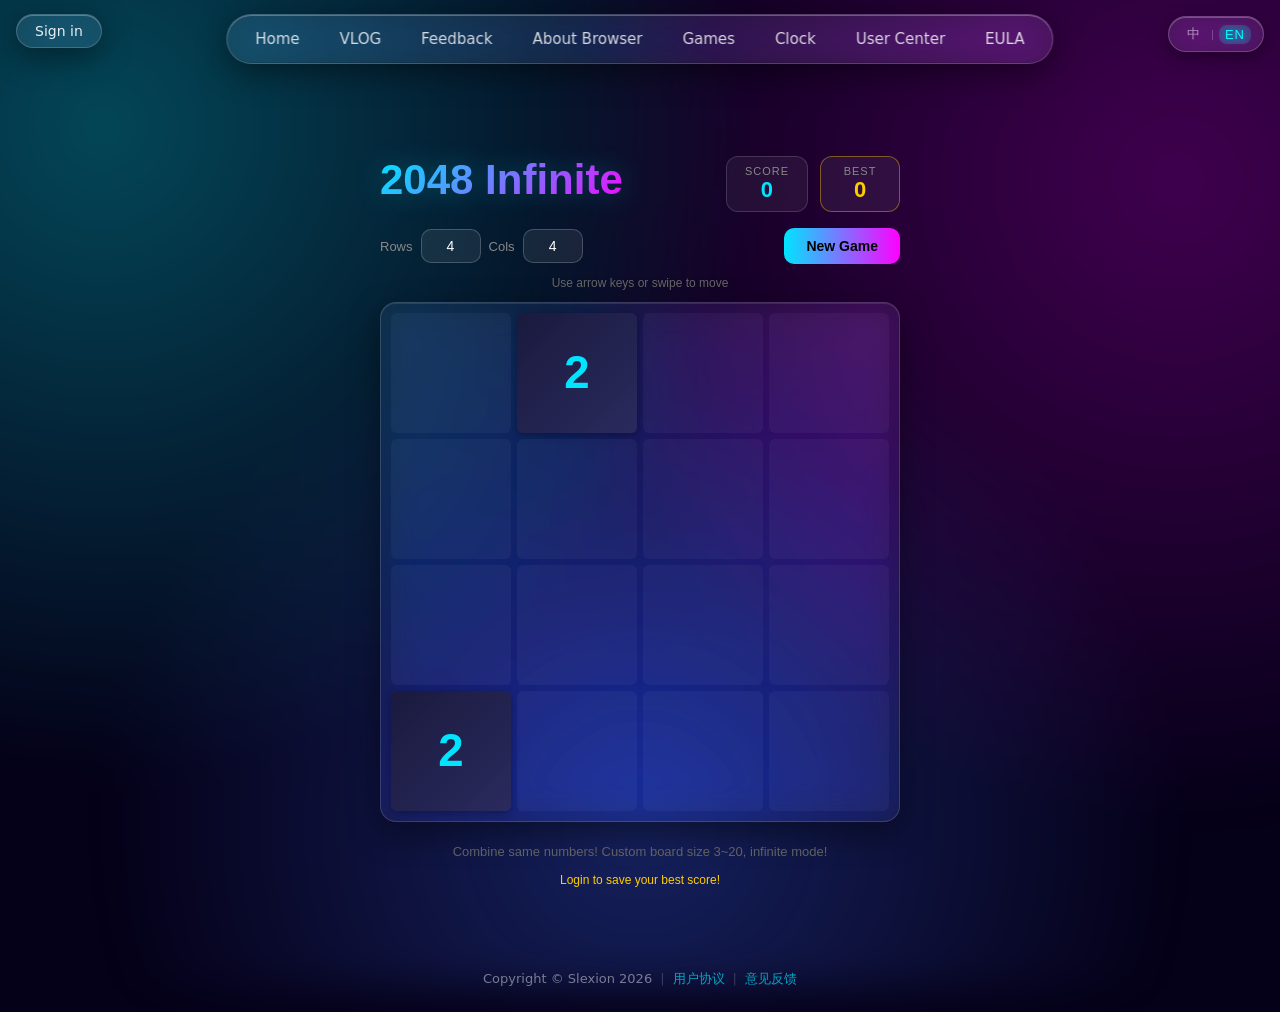
<file: littlegames/2048/index.html>
<!DOCTYPE html>
<html lang="zh-CN">
<head>
    <meta charset="UTF-8">
    <meta name="viewport" content="width=device-width, initial-scale=1.0, user-scalable=no">
    <title>2048 无限模式 | Slexion</title>
    <link rel="icon" href="/favicon.ico">
    <link rel="stylesheet" href="/littlegames/2048/style.css">
</head>
<body>
    <div class="blobs"></div>

    <div class="game-container">
        <div class="game-header">
            <h1 class="game-title" data-en="2048 Infinite">2048 <span class="infinite-tag" data-en="Infinite">无限模式</span></h1>
            <div class="scores">
                <div class="score-box">
                    <div class="score-label" data-en="Score">分数</div>
                    <div class="score-value" id="score">0</div>
                </div>
                <div class="score-box best">
                    <div class="score-label" data-en="Best">最高分</div>
                    <div class="score-value" id="best">0</div>
                </div>
            </div>
        </div>

        <div class="game-controls">
            <div class="control-group">
                <label class="control-label" data-en="Rows">行</label>
                <input type="number" class="size-input" id="rows-input" value="4" min="3" max="20" placeholder="3-20">
                <label class="control-label" data-en="Cols">列</label>
                <input type="number" class="size-input" id="cols-input" value="4" min="3" max="20" placeholder="3-20">
            </div>
            <button class="game-btn primary" id="new-game" data-en="New Game">新游戏</button>
        </div>

        <div class="game-tip" data-en="Use arrow keys or swipe to move">使用方向键或滑动屏幕移动方块</div>

        <div class="board-wrapper">
            <div class="board" id="board">
                <div class="grid-bg" id="grid-bg"></div>
                <div class="tiles" id="tiles"></div>
            </div>

            <div class="game-overlay" id="game-over" style="display:none;">
                <div class="overlay-content">
                    <h2 data-en="Game Over">游戏结束</h2>
                    <p data-en="Final Score">最终分数</p>
                    <div class="final-score" id="final-score">0</div>
                    <button class="game-btn primary" id="retry-btn" data-en="Try Again">再来一局</button>
                </div>
            </div>
        </div>

        <div class="game-info">
            <p data-en="Combine same numbers! Custom board size 3~20, infinite mode!">合并相同数字！自定义棋盘大小3~20，无限模式！</p>
            <p class="login-tip" id="login-tip" style="display:none;color:#ffcc00;" data-en="Login to save your best score!">登录后可保存最高分到服务器！</p>
        </div>
    </div>

    <script src="/navbar.js"></script>
    <script src="/i18n.js"></script>
    <script src="/account.js"></script>
    <script src="/littlegames/2048/game.js"></script>
</body>
</html>
</file>
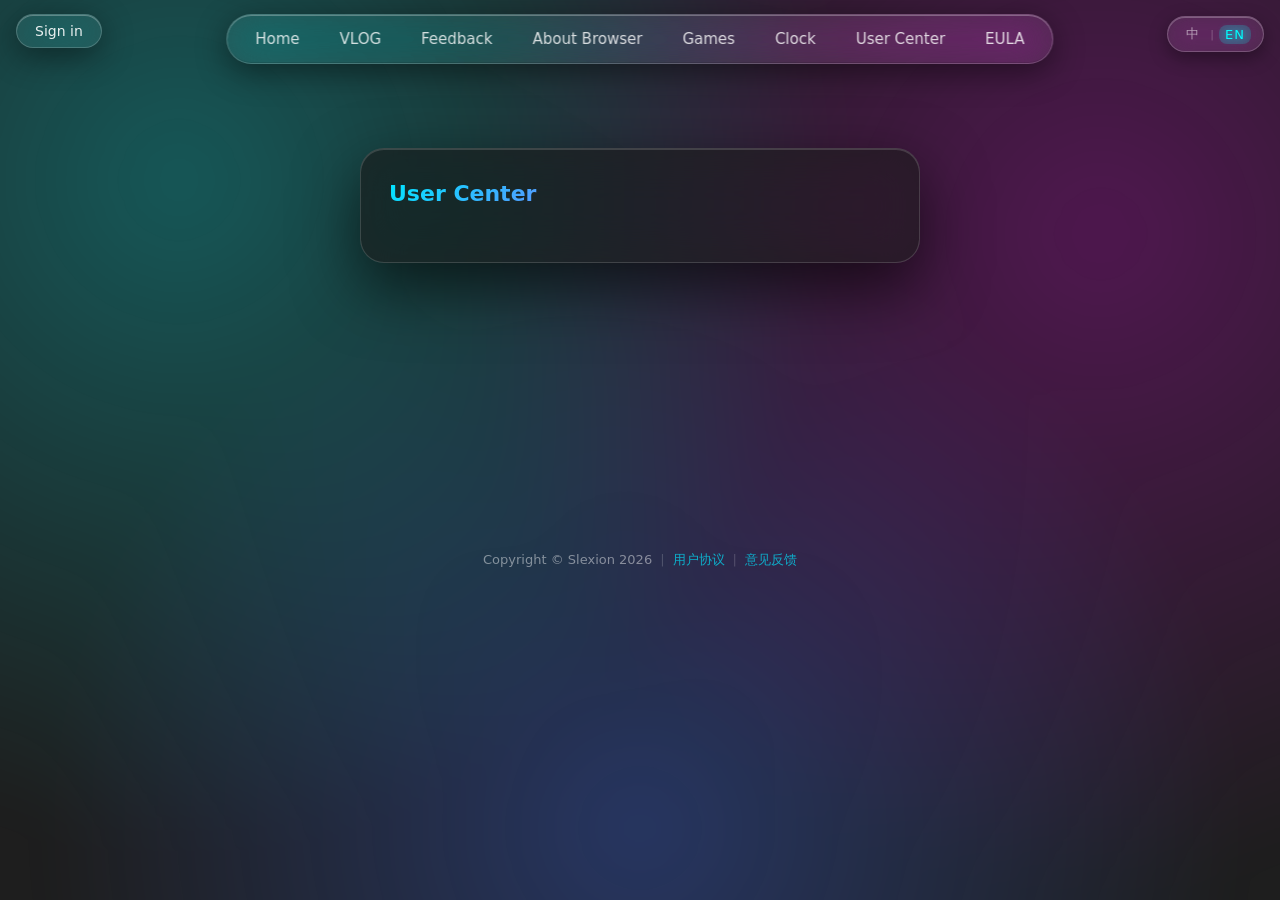
<file: account/center.html>
<!DOCTYPE html>
<html lang="zh-CN">
<head>
    <meta charset="UTF-8">
    <meta name="viewport" content="width=device-width, initial-scale=1.0">
    <title data-en="User Center | Slexion">用户中心 | Slexion</title>
    <style>
        * { box-sizing: border-box; }
        body {
            background: #1e1e1e;
            color: #d4d4d4;
            margin: 0;
            min-height: 100vh;
            font-family: 'Segoe UI', system-ui, -apple-system, Roboto, sans-serif;
            display: flex;
            justify-content: center;
            align-items: flex-start;
            padding: 24px 16px 60px;
            position: relative;
        }
        .blobs {
            position: fixed;
            inset: -10%;
            z-index: 0;
            pointer-events: none;
            background:
                radial-gradient(circle at 20% 25%, rgba(0,255,255,0.26), transparent 45%),
                radial-gradient(circle at 80% 30%, rgba(255,0,255,0.22), transparent 45%),
                radial-gradient(circle at 50% 85%, rgba(60,110,255,0.30), transparent 50%);
            filter: blur(24px);
            animation: blobFloat 16s ease-in-out infinite alternate;
        }
        @keyframes blobFloat {
            0% { transform: translate(0,0) scale(1); }
            100% { transform: translate(30px,-20px) scale(1.08); }
        }

        .center-wrap {
            position: relative;
            z-index: 1;
            width: 100%;
            max-width: 560px;
            margin-top: 72px;
        }
        .center-card {
            background: rgba(30,30,30,0.72);
            backdrop-filter: blur(24px) saturate(180%);
            -webkit-backdrop-filter: blur(24px) saturate(180%);
            border: 1px solid rgba(255,255,255,0.15);
            border-radius: 24px;
            padding: 32px 28px;
            box-shadow: 0 24px 64px rgba(0,0,0,0.6), inset 0 1px 0 rgba(255,255,255,0.15);
        }
        .center-title {
            margin: 0 0 24px;
            font-size: 22px;
            font-weight: 700;
            background: linear-gradient(135deg, #00e5ff, #ff00ff);
            -webkit-background-clip: text;
            background-clip: text;
            -webkit-text-fill-color: transparent;
            color: transparent;
        }

        /* 用户信息 */
        .user-row {
            display: flex;
            align-items: center;
            gap: 16px;
            margin-bottom: 24px;
        }
        .avatar-preview {
            width: 84px;
            height: 84px;
            border-radius: 50%;
            flex-shrink: 0;
            background: linear-gradient(135deg, rgba(0,229,255,.25), rgba(255,0,255,.25));
            border: 2px solid rgba(0,229,255,.4);
            display: flex;
            align-items: center;
            justify-content: center;
            font-size: 34px;
            font-weight: 700;
            color: #00e5ff;
            overflow: hidden;
            object-fit: cover;
        }
        .avatar-preview img {
            width: 100%;
            height: 100%;
            object-fit: cover;
        }
        .user-meta { min-width: 0; }
        .user-name {
            font-size: 18px;
            font-weight: 600;
            color: #fff;
            margin-bottom: 6px;
            word-break: break-all;
        }
        .user-email {
            font-size: 13px;
            color: #888;
            word-break: break-all;
        }

        .sep {
            height: 1px;
            background: rgba(255,255,255,0.1);
            margin: 20px 0;
        }

        .field-label {
            display: block;
            color: #aaa;
            font-size: 12px;
            margin-bottom: 8px;
            font-weight: 500;
        }
        .avatar-actions {
            display: flex;
            align-items: center;
            gap: 12px;
            flex-wrap: wrap;
        }
        .btn {
            display: inline-flex;
            align-items: center;
            justify-content: center;
            gap: 6px;
            padding: 12px 20px;
            border-radius: 12px;
            border: none;
            cursor: pointer;
            font-size: 14px;
            font-weight: 600;
            font-family: inherit;
            transition: transform .15s, box-shadow .2s, opacity .2s;
        }
        .btn-primary {
            background: linear-gradient(135deg, #00e5ff, #ff00ff);
            color: #000;
            box-shadow: 0 4px 16px rgba(0,229,255,.3);
        }
        .btn-primary:hover { transform: translateY(-1px); box-shadow: 0 6px 20px rgba(255,0,255,.4); }
        .btn-primary:active { transform: translateY(0); }
        .btn-primary:disabled { opacity: .5; cursor: not-allowed; transform: none; }
        .btn-ghost {
            background: rgba(255,255,255,.08);
            color: #d4d4d4;
            border: 1px solid rgba(255,255,255,.18);
        }
        .btn-ghost:hover { background: rgba(255,255,255,.14); }

        .file-input {
            position: absolute;
            width: 1px;
            height: 1px;
            opacity: 0;
            overflow: hidden;
            clip: rect(0 0 0 0);
        }
        .file-name {
            font-size: 12px;
            color: #777;
            margin-top: 10px;
            word-break: break-all;
        }

        .msg {
            padding: 10px 14px;
            border-radius: 10px;
            font-size: 13px;
            margin-top: 16px;
            display: none;
        }
        .msg.error { display: block; background: rgba(255,80,80,.12); color: #ff6b6b; border: 1px solid rgba(255,80,80,.25); }
        .msg.success { display: block; background: rgba(0,229,255,.1); color: #00e5ff; border: 1px solid rgba(0,229,255,.25); }
        .msg.warn { display: block; background: rgba(255,180,0,.1); color: #ffb400; border: 1px solid rgba(255,180,0,.25); }

        /* 未登录 */
        .login-prompt { text-align: center; padding: 24px 0 8px; }
        .login-prompt p { color: #aaa; font-size: 14px; margin-bottom: 20px; }

        /* 设置行 */
        .setting-row {
            display: flex;
            align-items: center;
            justify-content: space-between;
            gap: 16px;
            padding: 4px 0;
        }
        .setting-info { flex: 1; min-width: 0; }
        .setting-title {
            font-size: 15px;
            font-weight: 600;
            color: #e8e8e8;
            margin-bottom: 3px;
        }
        .setting-desc {
            font-size: 12px;
            color: #888;
            line-height: 1.4;
        }

        /* ===== Apple WWDC 2025 风格开关 ===== */
        .apple-switch {
            position: relative;
            width: 54px;
            height: 32px;
            border: none;
            padding: 0;
            margin: 0;
            background: transparent;
            cursor: pointer;
            flex-shrink: 0;
            -webkit-tap-highlight-color: transparent;
            outline: none;
        }
        .apple-switch:focus-visible {
            box-shadow: 0 0 0 3px rgba(0, 229, 255, 0.4);
            border-radius: 16px;
        }
        .apple-switch-track {
            position: absolute;
            inset: 0;
            border-radius: 16px;
            background: rgba(120, 120, 128, 0.32);
            transition: background 0.4s cubic-bezier(0.4, 0, 0.2, 1);
            overflow: hidden;
            box-shadow: inset 0 1px 3px rgba(0, 0, 0, 0.3), inset 0 0 0 0.5px rgba(255, 255, 255, 0.1);
        }
        /* WWDC 2025: 开启时背景有微妙的渐变光泽 */
        .apple-switch-track::before {
            content: '';
            position: absolute;
            inset: 0;
            background: linear-gradient(180deg, rgba(255,255,255,0.08), transparent 50%);
            opacity: 0;
            transition: opacity 0.4s ease;
        }
        .apple-switch[aria-checked="true"] .apple-switch-track {
            background: linear-gradient(135deg, #30D158, #28C840);
            box-shadow: inset 0 1px 3px rgba(0, 0, 0, 0.2), inset 0 0 0 0.5px rgba(255, 255, 255, 0.25), 0 2px 8px rgba(48, 209, 88, 0.35);
        }
        .apple-switch[aria-checked="true"] .apple-switch-track::before {
            opacity: 1;
        }
        .apple-switch-knob {
            position: absolute;
            top: 2px;
            left: 2px;
            width: 28px;
            height: 28px;
            border-radius: 50%;
            background: linear-gradient(180deg, #ffffff, #f0f0f0);
            box-shadow: 0 3px 8px rgba(0, 0, 0, 0.35), 0 1px 2px rgba(0, 0, 0, 0.2), inset 0 1px 0 rgba(255, 255, 255, 0.9);
            transition: transform 0.4s cubic-bezier(0.34, 1.56, 0.64, 1), box-shadow 0.3s ease;
            will-change: transform;
        }
        /* WWDC 2025: 滑块有微妙的内阴影光泽 */
        .apple-switch-knob::after {
            content: '';
            position: absolute;
            top: 3px;
            left: 6px;
            right: 6px;
            height: 10px;
            border-radius: 50%;
            background: linear-gradient(180deg, rgba(255,255,255,0.9), rgba(255,255,255,0));
            pointer-events: none;
        }
        .apple-switch[aria-checked="true"] .apple-switch-knob {
            transform: translateX(22px);
            box-shadow: 0 3px 10px rgba(0, 0, 0, 0.3), 0 1px 2px rgba(0, 0, 0, 0.15), inset 0 1px 0 rgba(255, 255, 255, 0.9);
        }
        /* 点击时的弹性缩放反馈（WWDC 2025 新增） */
        .apple-switch:active .apple-switch-knob {
            transform: scale(0.92);
        }
        .apple-switch[aria-checked="true"]:active .apple-switch-knob {
            transform: translateX(22px) scale(0.92);
        }
        /* 减少动画模式下开关本身也用简单过渡 */
        body.reduce-motion .apple-switch-track,
        body.reduce-motion .apple-switch-knob,
        body.reduce-motion .apple-switch-track::before {
            transition-duration: 0.15s !important;
            transition-timing-function: linear !important;
        }

        /* ===== Apple 风格滑块 ===== */
        .apple-slider-wrap {
            display: flex;
            align-items: center;
            gap: 14px;
            padding: 4px 0 8px;
        }
        .apple-slider {
            -webkit-appearance: none;
            appearance: none;
            flex: 1;
            height: 6px;
            border-radius: 3px;
            background: rgba(120, 120, 128, 0.32);
            outline: none;
            cursor: pointer;
            position: relative;
            -webkit-tap-highlight-color: transparent;
        }
        /* 已填充部分（通过 JS 设置 CSS 变量） */
        .apple-slider::before {
            content: '';
            position: absolute;
            left: 0;
            top: 0;
            height: 100%;
            width: var(--slider-fill, 33%);
            border-radius: 3px;
            background: linear-gradient(90deg, #00e5ff, #ff00ff);
            pointer-events: none;
            transition: width 0.1s ease;
        }
        .apple-slider::-webkit-slider-thumb {
            -webkit-appearance: none;
            appearance: none;
            width: 26px;
            height: 26px;
            border-radius: 50%;
            background: linear-gradient(180deg, #ffffff, #f0f0f0);
            box-shadow: 0 3px 8px rgba(0, 0, 0, 0.35), 0 1px 2px rgba(0, 0, 0, 0.2), inset 0 1px 0 rgba(255, 255, 255, 0.9);
            cursor: grab;
            transition: transform 0.2s cubic-bezier(0.34, 1.56, 0.64, 1), box-shadow 0.2s ease;
            position: relative;
            z-index: 2;
        }
        .apple-slider::-webkit-slider-thumb:hover {
            transform: scale(1.1);
            box-shadow: 0 4px 12px rgba(0, 0, 0, 0.4), 0 1px 2px rgba(0, 0, 0, 0.2), inset 0 1px 0 rgba(255, 255, 255, 0.9);
        }
        .apple-slider::-webkit-slider-thumb:active {
            cursor: grabbing;
            transform: scale(0.95);
        }
        .apple-slider::-moz-range-thumb {
            width: 26px;
            height: 26px;
            border-radius: 50%;
            background: linear-gradient(180deg, #ffffff, #f0f0f0);
            box-shadow: 0 3px 8px rgba(0, 0, 0, 0.35), 0 1px 2px rgba(0, 0, 0, 0.2), inset 0 1px 0 rgba(255, 255, 255, 0.9);
            cursor: grab;
            border: none;
            transition: transform 0.2s cubic-bezier(0.34, 1.56, 0.64, 1);
        }
        .apple-slider::-moz-range-track {
            height: 6px;
            border-radius: 3px;
            background: rgba(120, 120, 128, 0.32);
        }
        .apple-slider::-moz-range-progress {
            height: 6px;
            border-radius: 3px;
            background: linear-gradient(90deg, #00e5ff, #ff00ff);
        }
        .apple-slider-value {
            min-width: 48px;
            text-align: center;
            font-size: 14px;
            font-weight: 600;
            color: #00e5ff;
            font-variant-numeric: tabular-nums;
            background: rgba(0, 229, 255, 0.1);
            padding: 4px 10px;
            border-radius: 8px;
            border: 1px solid rgba(0, 229, 255, 0.25);
        }
        .apple-slider-value span {
            color: #fff;
        }
        body.reduce-motion .apple-slider::before,
        body.reduce-motion .apple-slider::-webkit-slider-thumb {
            transition: none !important;
        }

        @media (max-width: 480px) {
            .center-card { padding: 24px 18px; }
            .avatar-preview { width: 68px; height: 68px; font-size: 28px; }
        }
    </style>
</head>
<body>
    <div class="blobs"></div>

    <div class="center-wrap">
        <div class="center-card">
            <h1 class="center-title" data-en="User Center">用户中心</h1>

            <!-- 未登录提示 -->
            <div id="loginPrompt" class="login-prompt" style="display:none;">
                <p data-en="Please sign in to access your user center.">请先登录，才能访问用户中心。</p>
                <button class="btn btn-primary" id="goLoginBtn" data-en="Sign in">去登录</button>
            </div>

            <!-- 已登录用户信息 -->
            <div id="userInfo" style="display:none;">
                <div class="user-row">
                    <div class="avatar-preview" id="avatarPreview"></div>
                    <div class="user-meta">
                        <div class="user-name" id="userName"></div>
                        <div class="user-email" id="userEmail"></div>
                    </div>
                </div>

                <div class="sep"></div>

                <label class="field-label" data-en="Avatar (PNG / JPG / GIF / WEBP, max 1MB)">头像（PNG / JPG / GIF / WEBP，最大 1MB）</label>
                <div class="avatar-actions">
                    <input type="file" id="avatarFile" class="file-input" accept="image/png,image/jpeg,image/gif,image/webp">
                    <button class="btn btn-ghost" id="pickBtn" data-en="Choose image">选择图片</button>
                    <button class="btn btn-primary" id="saveBtn" disabled data-en="Save avatar">保存头像</button>
                </div>
                <div class="file-name" id="fileName"></div>

                <div class="msg" id="msg"></div>

                <div class="sep"></div>

                <label class="field-label" data-en="Layout">布局</label>
                <div class="avatar-actions">
                    <button class="btn btn-ghost" id="resetLayoutBtn" data-en="Reset default layout">恢复默认布局</button>
                </div>
                <div class="file-name" data-en="Reset navbar, language toggle and login button positions.">重置导航栏、语言切换和登录按钮的位置。</div>

                <div class="sep"></div>

                <label class="field-label" data-en="Accessibility">辅助功能</label>
                <div class="setting-row">
                    <div class="setting-info">
                        <div class="setting-title" data-en="Reduce motion">减少动画</div>
                        <div class="setting-desc" data-en="Minimize animations across the entire site.">减少全站的动画效果。</div>
                    </div>
                    <!-- Apple WWDC 2025 风格开关 -->
                    <button class="apple-switch" id="reduceMotionSwitch" role="switch" aria-checked="false" aria-label="Reduce motion">
                        <span class="apple-switch-track">
                            <span class="apple-switch-knob"></span>
                        </span>
                    </button>
                </div>

                <div class="setting-row" style="margin-top:16px;">
                    <div class="setting-info">
                        <div class="setting-title" data-en="Scroll animation speed">滚动动画速度</div>
                        <div class="setting-desc" data-en="Adjust how fast elements fade in when scrolling.">调整页面滚动时元素淡入出现的速度。</div>
                    </div>
                </div>
                <!-- Apple 风格滑块 -->
                <div class="apple-slider-wrap">
                    <input type="range" class="apple-slider" id="fadeSpeedSlider" min="0.2" max="2.0" step="0.1" value="0.8" aria-label="Fade speed">
                    <div class="apple-slider-value"><span id="fadeSpeedValue">0.8</span>s</div>
                </div>
            </div>
        </div>
    </div>

    <script src="/navbar.js"></script>
    <script src="/account/auth.js"></script>
    <script src="/i18n.js"></script>
    <script src="/account.js"></script>
    <script>
    (function () {
        'use strict';

        var state = { loggedin: false, username: '', email: '', avatar: '', csrf: '' };
        var pendingFile = null;

        var avatarPreview = document.getElementById('avatarPreview');
        var userNameEl = document.getElementById('userName');
        var userEmailEl = document.getElementById('userEmail');
        var loginPrompt = document.getElementById('loginPrompt');
        var userInfo = document.getElementById('userInfo');
        var avatarFile = document.getElementById('avatarFile');
        var pickBtn = document.getElementById('pickBtn');
        var saveBtn = document.getElementById('saveBtn');
        var fileNameEl = document.getElementById('fileName');
        var msgEl = document.getElementById('msg');
        var goLoginBtn = document.getElementById('goLoginBtn');
        var resetLayoutBtn = document.getElementById('resetLayoutBtn');
        var reduceMotionSwitch = document.getElementById('reduceMotionSwitch');
        var fadeSpeedSlider = document.getElementById('fadeSpeedSlider');
        var fadeSpeedValue = document.getElementById('fadeSpeedValue');

        function showMsg(text, type) {
            msgEl.className = 'msg ' + (type || 'error');
            msgEl.textContent = text;
        }
        function clearMsg() {
            msgEl.className = 'msg';
            msgEl.textContent = '';
        }
        function avatarUrl(name) {
            return name ? '/usertx/' + name : '';
        }
        function renderAvatar(name) {
            var url = avatarUrl(name);
            if (url) {
                avatarPreview.innerHTML = '';
                var img = document.createElement('img');
                img.src = url;
                img.alt = 'avatar';
                avatarPreview.appendChild(img);
            } else {
                avatarPreview.textContent = state.username ? state.username.charAt(0).toUpperCase() : '?';
                avatarPreview.innerHTML = avatarPreview.textContent;
            }
        }

        function fetchSession() {
            return fetch('/account/session.php?t=' + Date.now(), { credentials: 'same-origin', cache: 'no-store' })
                .then(function (r) { return r.json(); })
                .then(function (d) {
                    state.loggedin = !!d.loggedin;
                    state.username = d.username || '';
                    state.email = d.email || '';
                    state.avatar = d.avatar || '';
                    state.csrf = d.csrf_token || '';
                });
        }

        function render() {
            if (!state.loggedin) {
                loginPrompt.style.display = 'block';
                userInfo.style.display = 'none';
                return;
            }
            loginPrompt.style.display = 'none';
            userInfo.style.display = 'block';
            userNameEl.textContent = state.username;
            userEmailEl.textContent = state.email || (window.I18N && I18N.lang === 'en' ? 'No email bound' : '未绑定邮箱');
            renderAvatar(state.avatar);
        }

        // 选择图片：前端预检大小
        pickBtn.addEventListener('click', function () {
            avatarFile.click();
        });
        avatarFile.addEventListener('change', function () {
            var file = avatarFile.files && avatarFile.files[0];
            pendingFile = null;
            saveBtn.disabled = true;
            clearMsg();
            if (!file) {
                fileNameEl.textContent = '';
                return;
            }
            fileNameEl.textContent = file.name + ' (' + (file.size / 1024).toFixed(1) + ' KB)';
            if (file.size > 1048576) {
                showMsg(window.I18N && I18N.lang === 'en'
                    ? 'Avatar must be smaller than 1MB.'
                    : '头像不能超过 1MB，请重新选择。', 'warn');
                return;
            }
            if (file.type.indexOf('image/') !== 0) {
                showMsg(window.I18N && I18N.lang === 'en'
                    ? 'Please choose an image file.'
                    : '请选择图片文件。', 'warn');
                return;
            }
            // 本地预览
            var reader = new FileReader();
            reader.onload = function (e) {
                avatarPreview.innerHTML = '';
                var img = document.createElement('img');
                img.src = e.target.result;
                avatarPreview.appendChild(img);
            };
            reader.readAsDataURL(file);
            pendingFile = file;
            saveBtn.disabled = false;
        });

        // 保存头像
        saveBtn.addEventListener('click', function () {
            if (!pendingFile) return;
            saveBtn.disabled = true;
            saveBtn.textContent = window.I18N && I18N.lang === 'en' ? 'Uploading...' : '上传中...';
            clearMsg();

            var fd = new FormData();
            fd.append('avatar', pendingFile, pendingFile.name);
            fd.append('csrf_token', state.csrf);

            fetch('/account/upload_avatar.php', {
                method: 'POST',
                credentials: 'same-origin',
                body: fd
            })
            .then(function (r) { return r.json().then(function (d) { return { status: r.status, data: d }; }); })
            .then(function (res) {
                if (res.data.success) {
                    state.avatar = res.data.avatar;
                    renderAvatar(state.avatar);
                    pendingFile = null;
                    fileNameEl.textContent = '';
                    showMsg(res.data.message, 'success');
                    // 通知全站登录组件更新头像
                    if (window.dispatchEvent) {
                        try { window.dispatchEvent(new CustomEvent('avatarupdated', { detail: { avatar: res.data.avatar } })); } catch (e) {}
                    }
                } else {
                    showMsg(res.data.error || '上传失败', 'error');
                }
            })
            .catch(function () {
                showMsg(window.I18N && I18N.lang === 'en' ? 'Network error, please retry.' : '网络错误，请稍后重试', 'error');
            })
            .finally(function () {
                saveBtn.disabled = true;
                saveBtn.textContent = window.I18N && I18N.lang === 'en' ? 'Save avatar' : '保存头像';
                avatarFile.value = '';
            });
        });

        // 去登录
        goLoginBtn.addEventListener('click', function () {
            if (window.openLoginModal) {
                window.openLoginModal();
            } else {
                window.location.href = '/accountcenter?login=1';
            }
        });

        // 恢复默认布局
        if (resetLayoutBtn) {
            resetLayoutBtn.addEventListener('click', function () {
                var keys = ['slexion_nav_pos', 'slexion_i18n_pos', 'slexion_login_pos'];
                var removed = 0;
                keys.forEach(function (k) {
                    if (localStorage.getItem(k)) {
                        localStorage.removeItem(k);
                        removed++;
                    }
                });
                var msg = removed > 0
                    ? (window.I18N && I18N.lang === 'en' ? 'Layout reset, reloading...' : '布局已重置，正在刷新...')
                    : (window.I18N && I18N.lang === 'en' ? 'Already using default layout.' : '已经是默认布局了。');
                showMsg(msg, removed > 0 ? 'success' : 'warn');
                if (removed > 0) {
                    setTimeout(function () { location.reload(); }, 800);
                }
            });
        }

        // 减少动画开关（Apple WWDC 2025 风格）
        if (reduceMotionSwitch) {
            // 初始化：从 localStorage 读取状态
            function applyReduceMotion(enabled) {
                if (enabled) {
                    document.body.classList.add('reduce-motion');
                    reduceMotionSwitch.setAttribute('aria-checked', 'true');
                } else {
                    document.body.classList.remove('reduce-motion');
                    reduceMotionSwitch.setAttribute('aria-checked', 'false');
                }
                // 通知全站
                try {
                    window.dispatchEvent(new CustomEvent('reducemotionchange', { detail: { enabled: enabled } }));
                } catch (e) {}
            }

            var savedReduceMotion = localStorage.getItem('slexion_reduce_motion') === '1';
            applyReduceMotion(savedReduceMotion);

            // 点击切换
            reduceMotionSwitch.addEventListener('click', function () {
                var current = reduceMotionSwitch.getAttribute('aria-checked') === 'true';
                var next = !current;
                applyReduceMotion(next);
                localStorage.setItem('slexion_reduce_motion', next ? '1' : '0');
                // 触觉反馈（如果支持）
                if (navigator.vibrate) {
                    navigator.vibrate(10);
                }
            });
        }

        // 淡入速度滑块
        if (fadeSpeedSlider) {
            function applyAnimSpeed(speed) {
                speed = parseFloat(speed);
                if (isNaN(speed) || speed < 0.2) speed = 0.8;
                fadeSpeedSlider.value = speed;
                fadeSpeedValue.textContent = speed.toFixed(1);
                // 设置全站动画速度 CSS 变量
                document.documentElement.style.setProperty('--anim-duration', speed + 's');
                // 更新滑块填充百分比
                var min = parseFloat(fadeSpeedSlider.min);
                var max = parseFloat(fadeSpeedSlider.max);
                var pct = ((speed - min) / (max - min)) * 100;
                fadeSpeedSlider.style.setProperty('--slider-fill', pct + '%');
                // 通知全站
                try {
                    window.dispatchEvent(new CustomEvent('animspeedchange', { detail: { speed: speed } }));
                } catch (e) {}
            }

            // 初始化：从 localStorage 读取
            var savedSpeed = localStorage.getItem('slexion_anim_speed');
            applyAnimSpeed(savedSpeed || 0.8);

            // 滑块变化
            fadeSpeedSlider.addEventListener('input', function () {
                applyAnimSpeed(fadeSpeedSlider.value);
                localStorage.setItem('slexion_anim_speed', fadeSpeedSlider.value);
            });
        }

        // 初始化
        fetchSession().then(render);
        // 登录/登出后自动刷新状态
        window.addEventListener('i18nchange', render);
        window.addEventListener('avatarupdated', function () {
            fetchSession().then(render);
        });
        // 登录状态变化检测（轮询一次：等待 account.js 初始化）
        setTimeout(function () {
            fetchSession().then(function () {
                render();
                // 如果登录弹窗被关闭且已登录，刷新页面数据
                var old = state.loggedin;
                fetchSession().then(render);
            });
        }, 600);
    })();
    </script>
</body>
</html>
</file>
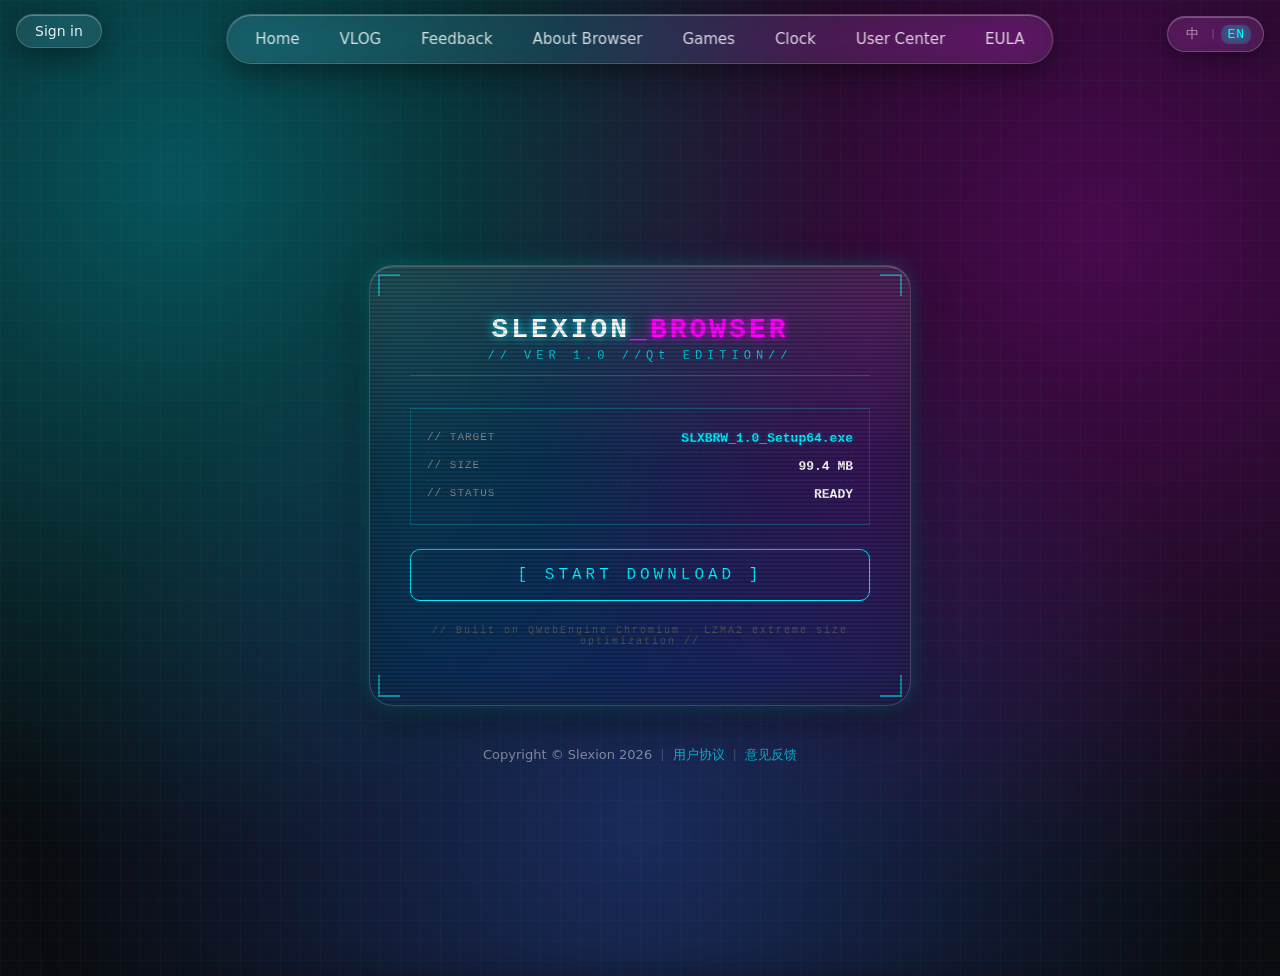
<file: download/download_slexionbrowser.html>
﻿<!DOCTYPE html>
<html lang="zh-CN">
<head>
    <meta charset="UTF-8">
    <meta name="viewport" content="width=device-width, initial-scale=1.0">
    <title>NETRUNNER DOWNLOAD</title>
    <style>
        /* 全局赛博朋克色调 */
        :root {
            --neon-cyan: #00f0ff;
            --neon-magenta: #ff00ff;
            --deep-bg: #0b0c10;
            --panel-bg: #1f2833;
            --text-main: #c5c6c7;
            --glitch-font: 'Courier New', monospace;
        }

        /* 故障闪烁动画 */
        @keyframes glitch {
            0% { clip-path: inset(10% 0 80% 0); }
            20% { clip-path: inset(80% 0 10% 0); }
            40% { clip-path: inset(40% 0 60% 0); }
            60% { clip-path: inset(60% 0 40% 0); }
            80% { clip-path: inset(20% 0 70% 0); }
            100% { clip-path: inset(10% 0 80% 0); }
        }

        @keyframes flicker {
            0% { opacity: 1; }
            5% { opacity: 0.7; }
            10% { opacity: 1; }
            100% { opacity: 1; }
        }

        @keyframes scanline {
            0% { transform: translateY(-100%); }
            100% { transform: translateY(100%); }
        }

        body {
            background-color: var(--deep-bg);
            background-image: 
                linear-gradient(rgba(0, 240, 255, 0.03) 1px, transparent 1px),
                linear-gradient(90deg, rgba(0, 240, 255, 0.03) 1px, transparent 1px);
            background-size: 20px 20px;
            color: var(--text-main);
            font-family: var(--glitch-font);
            display: flex;
            justify-content: center;
            align-items: center;
            min-height: 100vh;
            margin: 0;
            flex-direction: column;
            position: relative;
        }

        /* ===== Liquid Glass 背景彩色光晕 ===== */
        .blobs {
            position: fixed;
            inset: -10%;
            z-index: 0;
            pointer-events: none;
            background:
                radial-gradient(circle at 20% 25%, rgba(0,240,255,0.32), transparent 45%),
                radial-gradient(circle at 80% 30%, rgba(255,0,255,0.26), transparent 45%),
                radial-gradient(circle at 50% 85%, rgba(60,110,255,0.32), transparent 50%);
            filter: blur(24px);
            animation: blobFloat 16s ease-in-out infinite alternate;
        }
        @keyframes blobFloat {
            0% { transform: translate(0,0) scale(1); }
            100% { transform: translate(3%,2%) scale(1.06); }
        }

        .cyber-card {
            background: rgba(31, 40, 51, 0.35);
            -webkit-backdrop-filter: blur(18px) saturate(180%) brightness(1.15);
            backdrop-filter: blur(18px) saturate(180%) brightness(1.15);
            border: 1px solid rgba(255,255,255,0.16);
            box-shadow: inset 0 1px 0 rgba(255,255,255,0.28), inset 0 -1px 0 rgba(0,0,0,0.08), 0 0 20px rgba(0, 240, 255, 0.2), 0 12px 40px rgba(0,0,0,0.45);
            border-radius: 24px;
            padding: 48px 40px;
            width: 100%;
            max-width: 460px;
            position: relative;
            overflow: hidden;
            z-index: 1;
        }
        .cyber-card::after {
            content: '';
            position: absolute;
            top: 0; left: 0; right: 0; height: 45%;
            background: linear-gradient(180deg, rgba(255,255,255,0.09), transparent);
            pointer-events: none;
        }

        /* 扫描线装饰 */
        .cyber-card::before {
            content: '';
            position: absolute;
            top: 0;
            left: 0;
            width: 100%;
            height: 100%;
            background: repeating-linear-gradient(0deg, transparent, transparent 2px, rgba(0,0,0,0.2) 2px, rgba(0,0,0,0.2) 4px);
            pointer-events: none;
            animation: scanline 8s linear infinite;
            z-index: 10;
        }

        .cyber-header {
            text-align: center;
            margin-bottom: 32px;
            position: relative;
            z-index: 1;
        }

        h1 {
            font-size: 28px;
            color: #fff;
            letter-spacing: 3px;
            text-transform: uppercase;
            text-shadow: 0 0 10px var(--neon-cyan);
            margin: 0 0 4px 0;
            animation: flicker 3s infinite;
        }

        h1 .glitch-text {
            color: var(--neon-magenta);
            text-shadow: 0 0 10px var(--neon-magenta);
        }

        p.subtitle {
            color: var(--neon-cyan);
            font-size: 12px;
            letter-spacing: 5px;
            margin: 0;
            opacity: 0.8;
            border-bottom: 1px solid rgba(0, 240, 255, 0.3);
            padding-bottom: 12px;
        }

        .file-info-container {
            border: 1px solid rgba(0, 240, 255, 0.2);
            padding: 16px;
            margin-bottom: 24px;
            position: relative;
            z-index: 1;
        }

        .file-info-row {
            display: flex;
            justify-content: space-between;
            padding: 6px 0;
            font-size: 13px;
            border-bottom: 1px dashed rgba(255, 255, 255, 0.05);
        }

        .file-info-row:last-child {
            border-bottom: none;
        }

        .file-label {
            color: #888;
            text-transform: uppercase;
            font-size: 11px;
            letter-spacing: 1px;
        }

        .file-value {
            color: #fff;
            font-weight: bold;
        }

        .file-value.cyan {
            color: var(--neon-cyan);
            text-shadow: 0 0 5px rgba(0, 240, 255, 0.3);
        }

        .btn-download {
            background: transparent;
            color: var(--neon-cyan);
            border: 1px solid var(--neon-cyan);
            padding: 16px;
            width: 100%;
            font-family: var(--glitch-font);
            font-size: 16px;
            letter-spacing: 4px;
            text-transform: uppercase;
            cursor: pointer;
            transition: all 0.3s ease;
            position: relative;
            z-index: 1;
            box-shadow: 0 0 5px rgba(0, 240, 255, 0.1);
        }

        .btn-download:hover {
            background: var(--neon-cyan);
            color: #000;
            box-shadow: 0 0 20px var(--neon-cyan), inset 0 0 20px var(--neon-cyan);
            text-shadow: none;
        }

        .btn-download.loading {
            color: #888;
            border-color: #555;
            box-shadow: none;
            pointer-events: none;
            cursor: not-allowed;
        }

        .btn-download.loading:hover {
            background: transparent;
            color: #888;
            box-shadow: none;
        }

        .footer-note {
            text-align: center;
            font-size: 10px;
            color: #555;
            margin-top: 24px;
            letter-spacing: 2px;
            position: relative;
            z-index: 1;
        }

        /* 角落的装饰线 */
        .corner-decoration {
            position: absolute;
            width: 20px;
            height: 20px;
            border: 2px solid var(--neon-cyan);
            opacity: 0.5;
        }
        .corner-tl { top: 8px; left: 8px; border-right: none; border-bottom: none; }
        .corner-tr { top: 8px; right: 8px; border-left: none; border-bottom: none; }
        .corner-bl { bottom: 8px; left: 8px; border-right: none; border-top: none; }
        .corner-br { bottom: 8px; right: 8px; border-left: none; border-top: none; }
    </style>
</head>
<body>

    <div class="blobs"></div>

    <div class="cyber-card">
        <!-- 四角装饰 -->
        <div class="corner-decoration corner-tl"></div>
        <div class="corner-decoration corner-tr"></div>
        <div class="corner-decoration corner-bl"></div>
        <div class="corner-decoration corner-br"></div>

        <div class="cyber-header">
            <h1>SLEXION<span class="glitch-text">_BROWSER</span></h1>
            <p class="subtitle">// VER 1.0 //Qt EDITION//</p>
        </div>

        <div class="file-info-container">
            <div class="file-info-row">
                <span class="file-label">// TARGET</span>
                <span class="file-value cyan">SLXBRW_1.0_Setup64.exe</span>
            </div>
            <div class="file-info-row">
                <span class="file-label">// SIZE</span>
                <span class="file-value">99.4 MB</span>
            </div>
            <div class="file-info-row">
                <span class="file-label">// STATUS</span>
                <span class="file-value" id="statusText">READY</span>
            </div>
        </div>

        <button class="btn-download" id="downloadBtn" data-en="[ Start Download ]">[ 开始下载 ]</button>

        <p class="footer-note" data-en="// Built on QWebEngine Chromium · LZMA2 extreme size optimization //">// 基于 QWebEngine Chromium 构建 · LZMA2极致大小优化 //</p>
    </div>

<script src="/navbar.js"></script>
<script src="/account/auth.js"></script>
<script src="/i18n.js"></script>
<script src="/account.js"></script>
<script>
        const btn = document.getElementById('downloadBtn');
        const statusText = document.getElementById('statusText');
        const T = window.I18N ? I18N.t.bind(I18N) : (z)=>z;

        // ✅ 直接指定下载链接（硬编码）
        const downloadUrl = 'https://slexion.com/download/msi/SLXBRW_1.0_Setup64.exe';

        btn.addEventListener('click', function() {
            // 更新 UI
            btn.textContent = T('[ 下载中 ]', '[ Downloading ]');
            btn.classList.add('loading');
            statusText.textContent = 'DOWNLOADING...';
            statusText.style.color = '#ff00ff';

            // 触发下载
            const link = document.createElement('a');
            link.href = downloadUrl;
            link.download = 'SLXBRW_1.0_Setup64.exe';
            document.body.appendChild(link);
            link.click();
            document.body.removeChild(link);

            // 恢复 UI
            setTimeout(() => {
                btn.textContent = T('[ 下载完成 ]', '[ Complete ]');
                btn.classList.remove('loading');
                statusText.textContent = 'COMPLETED';
                statusText.style.color = '#00f0ff';
            }, 1500);
        });
    </script>
</body>
</html>
</file>
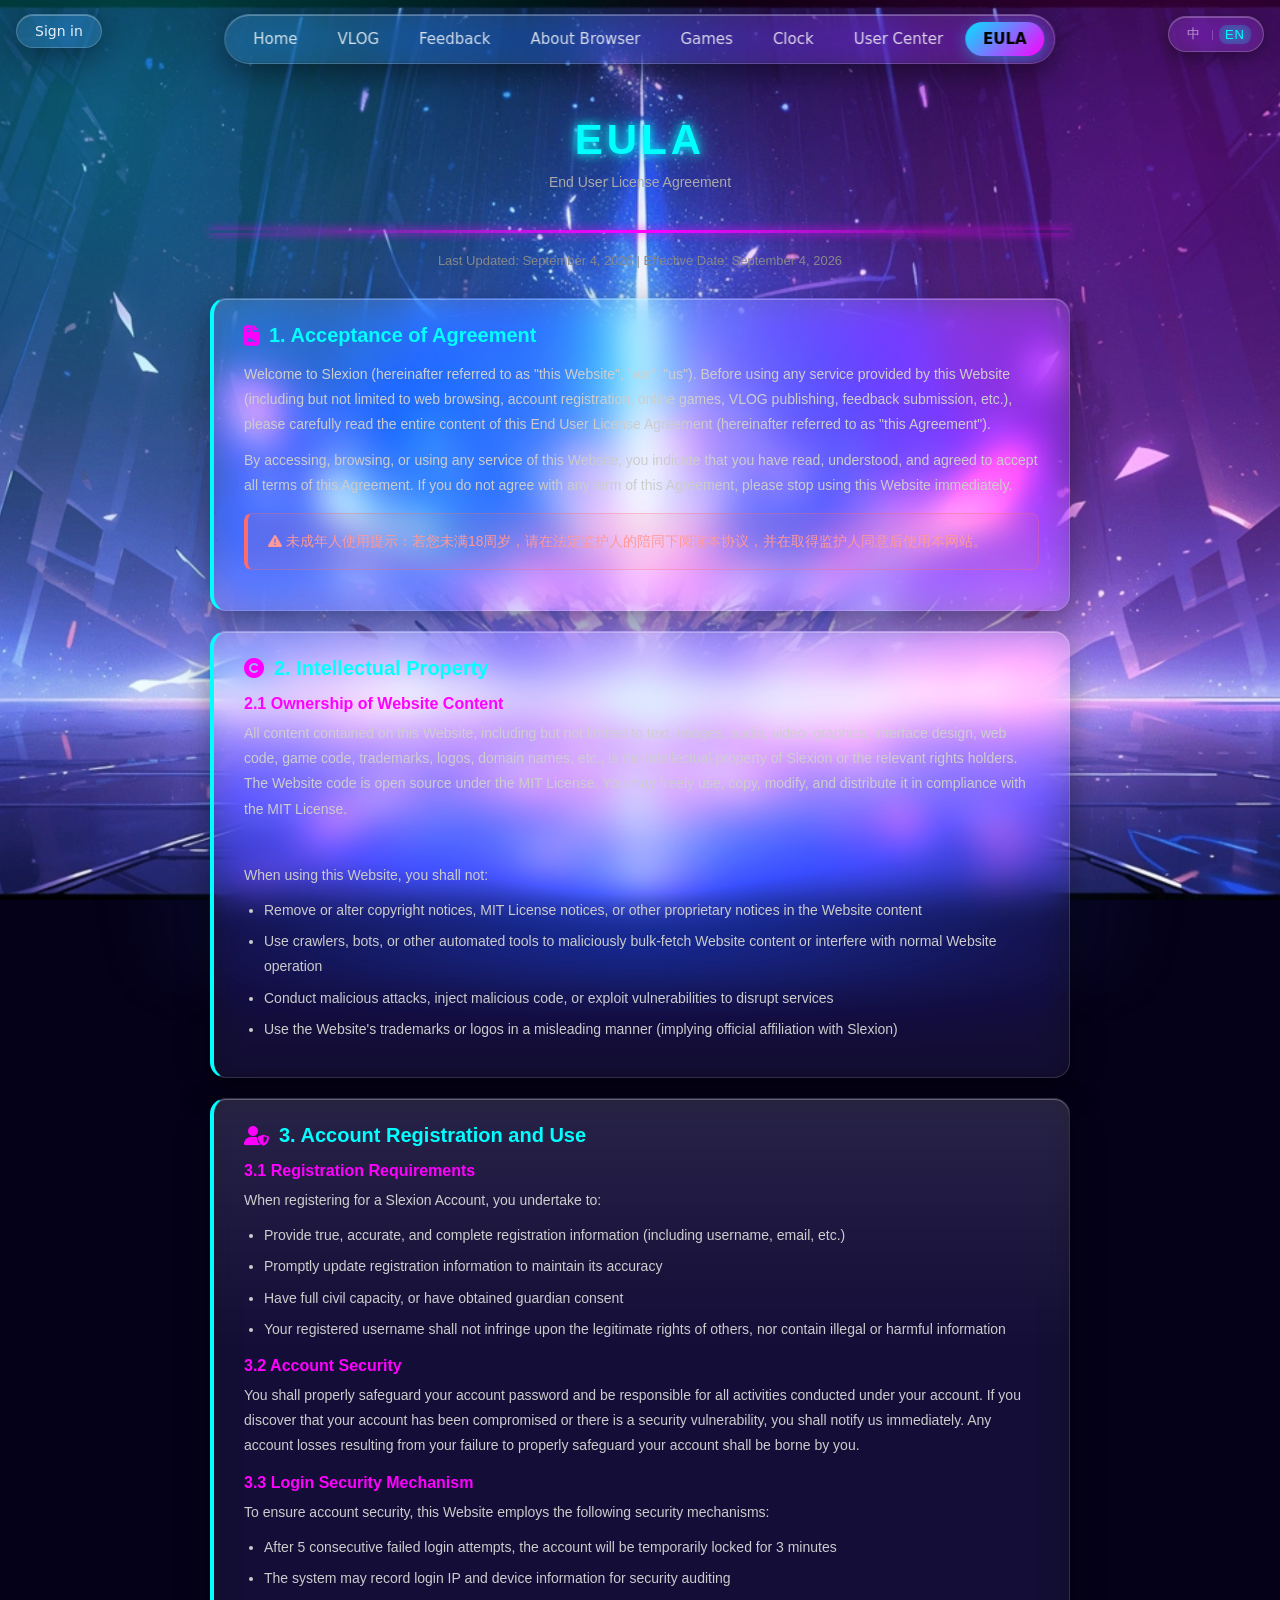
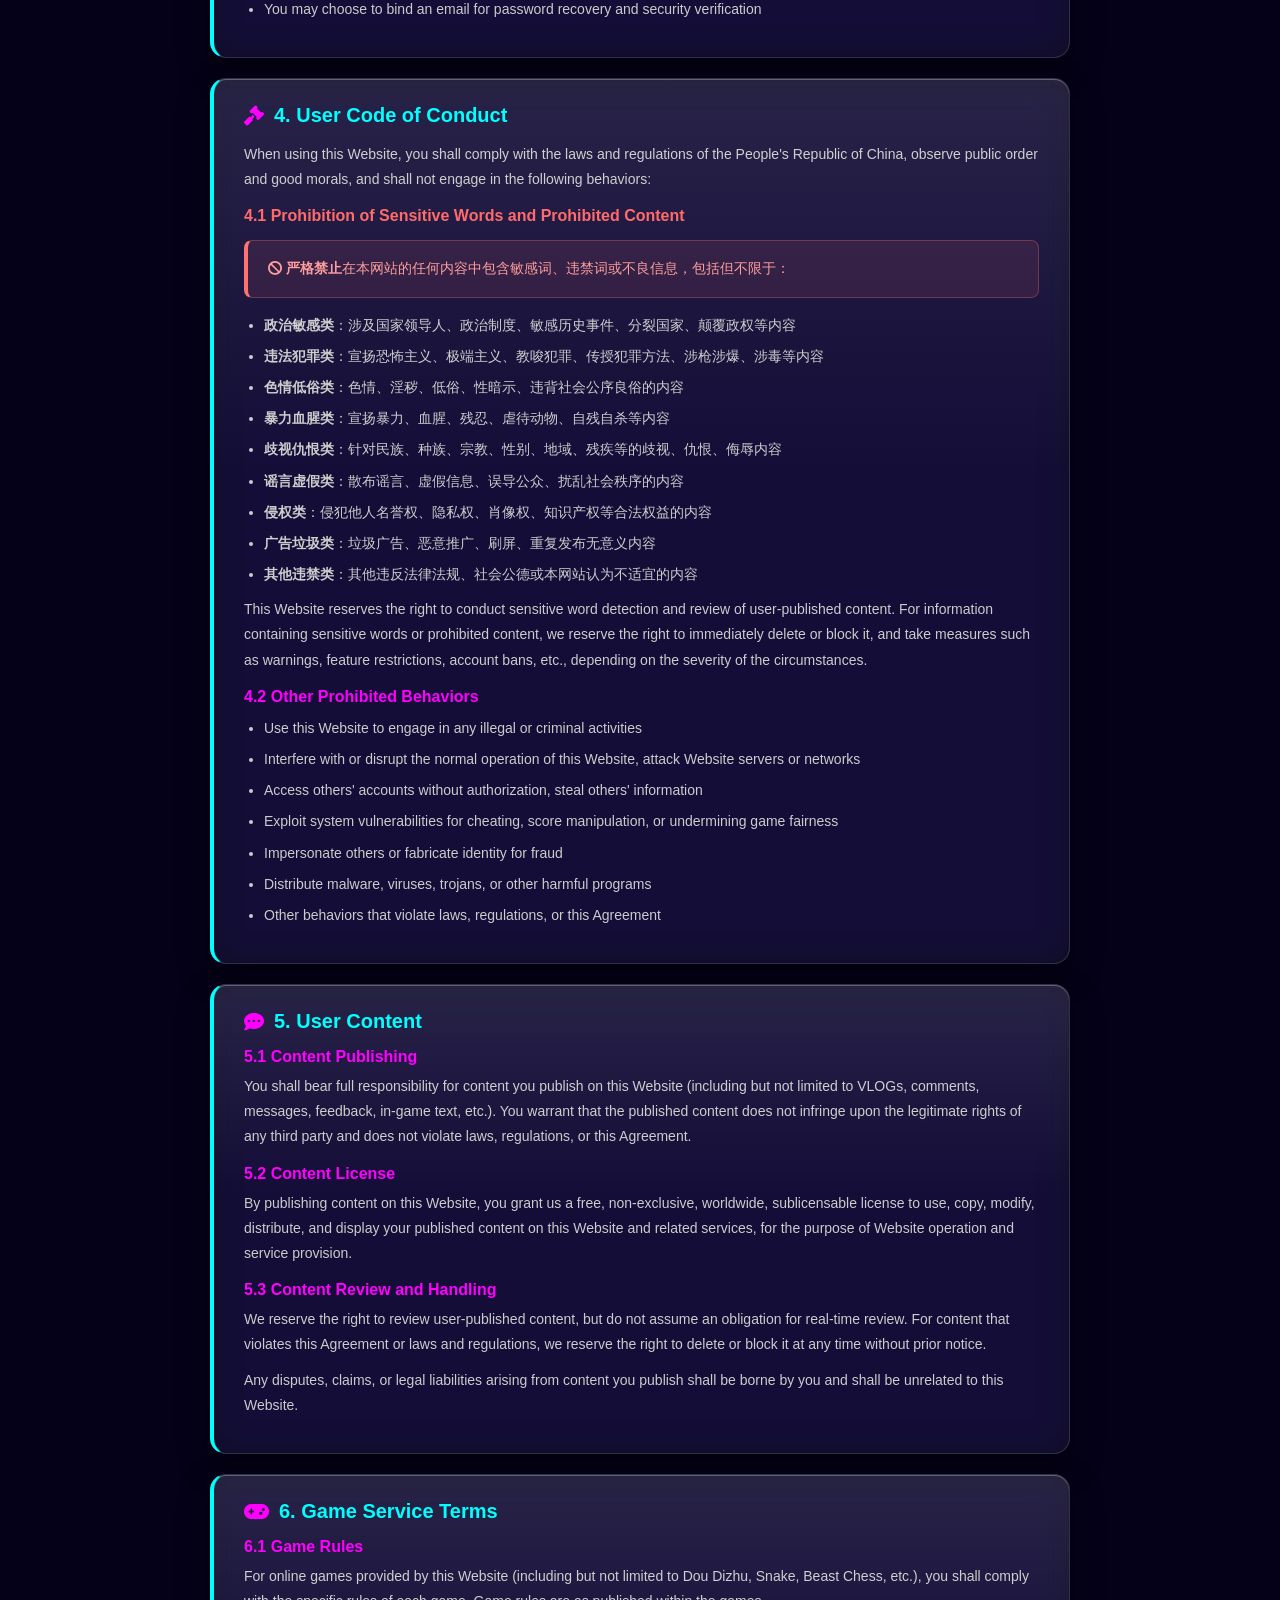
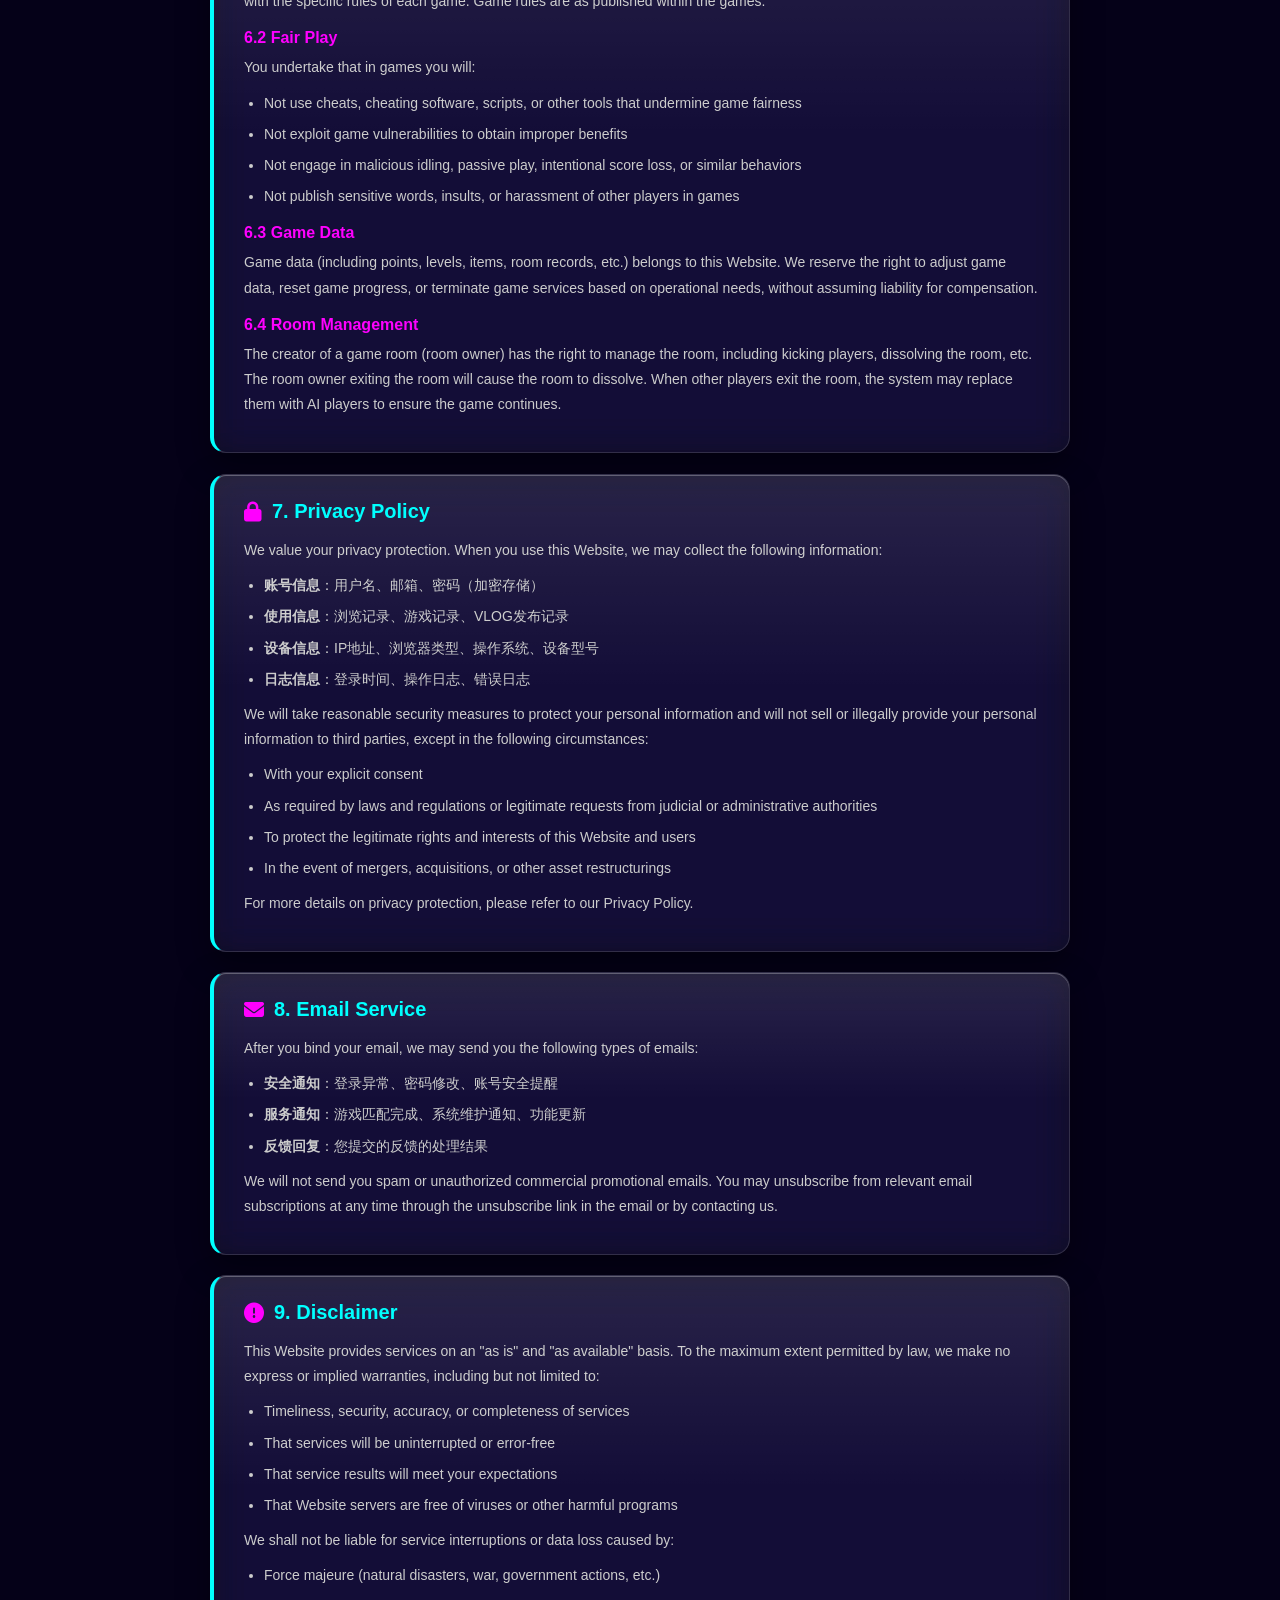
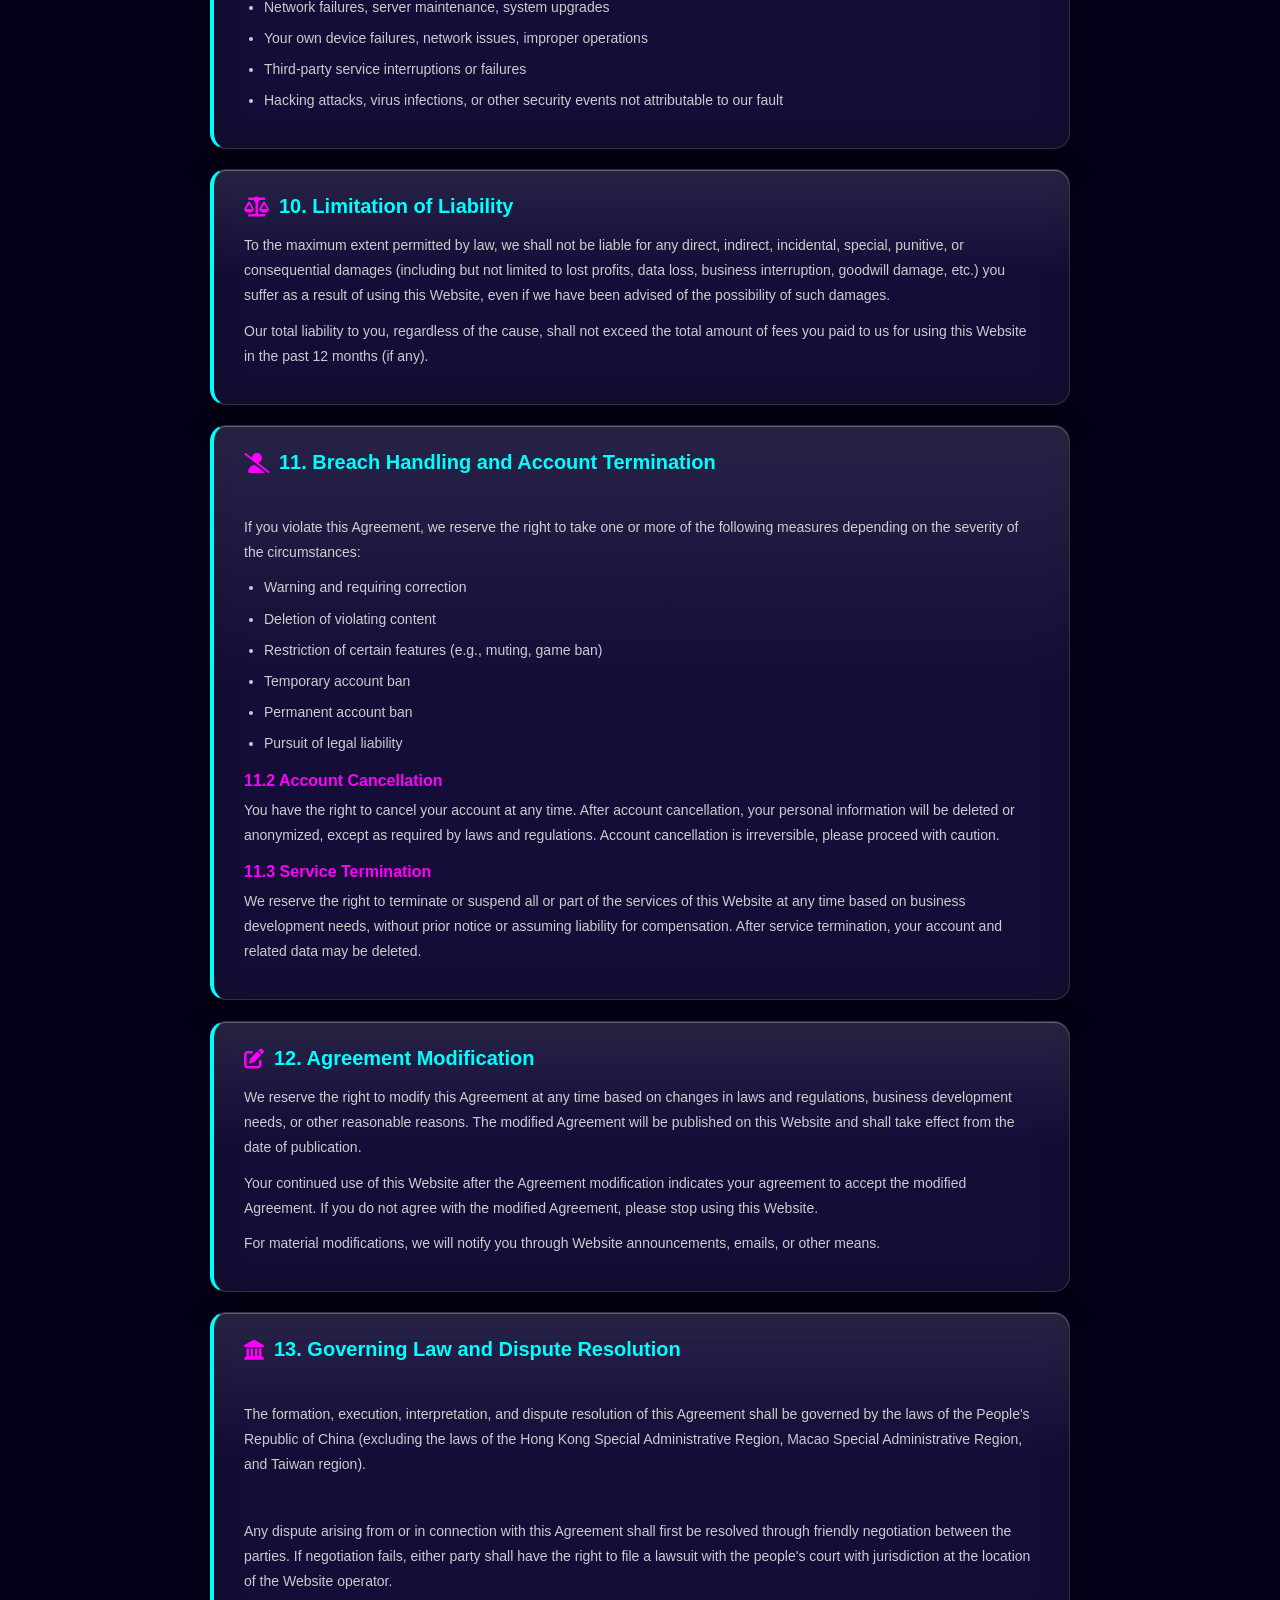
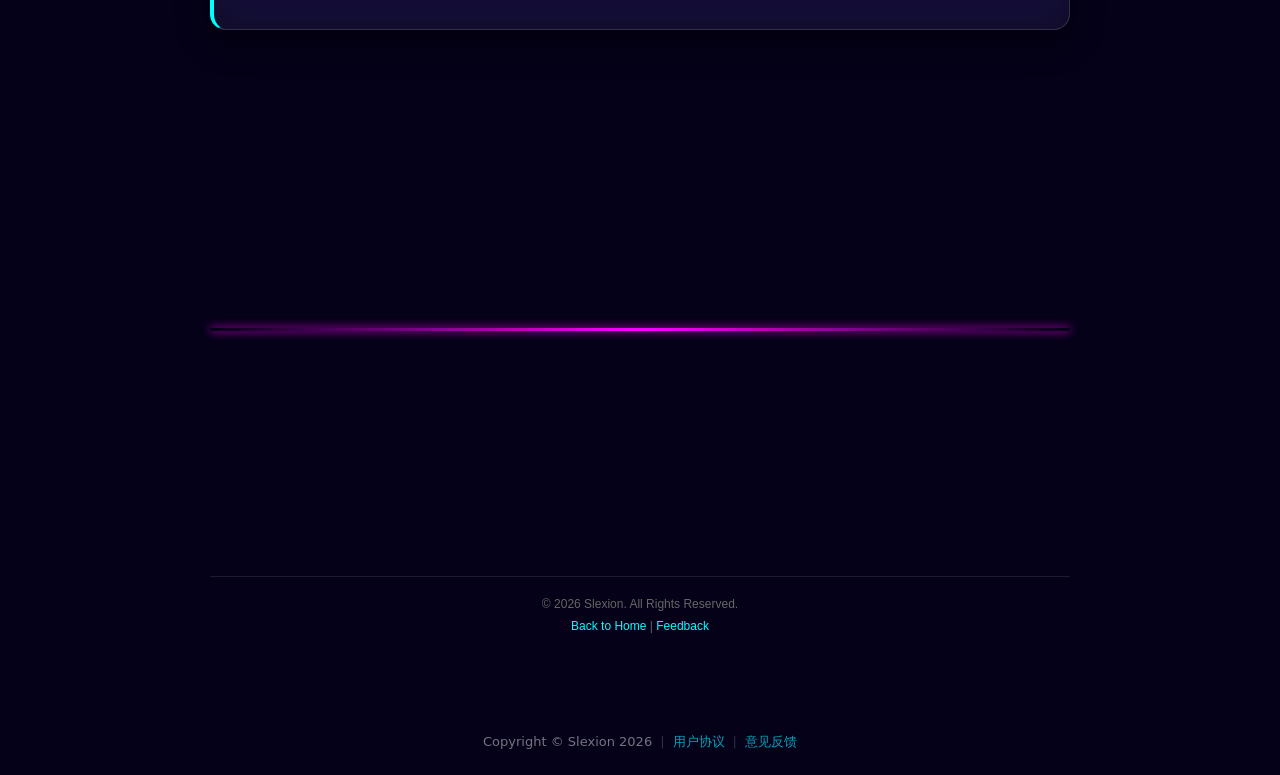
<file: eula/eula.html>
<!DOCTYPE html>
<html lang="zh-CN">
<head>
    <link rel="icon" href="/favicon.ico">
    <link rel="shortcut icon" href="/favicon.ico">
    <link rel="stylesheet" href="https://cdn.bootcdn.net/ajax/libs/font-awesome/6.4.0/css/all.min.css">
    <meta charset="UTF-8">
    <meta name="viewport" content="width=device-width, initial-scale=1.0">
    <title data-en="EULA | Slexion">EULA | Slexion</title>
    <style>
        *{margin:0;padding:0;box-sizing:border-box}
        body{
            background:#050118 url("/pic/cyberbg.png") no-repeat center center fixed;
            background-size:cover;
            color:#e0e0e0;
            font-family:-apple-system,'Segoe UI',sans-serif;
            position:relative;
            min-height:100vh;
        }
        .blobs{
            position:fixed;
            inset:-10%;
            z-index:0;
            pointer-events:none;
            background:
                radial-gradient(circle at 15% 20%, rgba(0,255,255,0.30), transparent 42%),
                radial-gradient(circle at 85% 25%, rgba(255,0,255,0.26), transparent 42%),
                radial-gradient(circle at 50% 85%, rgba(60,110,255,0.32), transparent 45%);
            filter:blur(22px);
        }
        .container{
            max-width:900px;
            margin:0 auto;
            padding:40px 20px 60px;
            position:relative;
            z-index:1;
        }
        .header{
            text-align:center;
            margin-bottom:40px;
        }
        .cyber-title{
            font-size:42px;
            color:#0ff;
            text-shadow:0 0 10px #0ff,0 0 20px rgba(0,255,255,0.5);
            letter-spacing:4px;
            margin-bottom:10px;
        }
        .cyber-sub{
            color:#aaa;
            font-size:14px;
        }
        .glitch-line{
            height:3px;
            background:linear-gradient(90deg,transparent,#f0f,transparent);
            margin:20px 0;
            box-shadow:0 0 10px #f0f;
        }
        .card{
            background:rgba(255,255,255,0.05);
            -webkit-backdrop-filter:blur(18px) saturate(180%) brightness(1.12);
            backdrop-filter:blur(18px) saturate(180%) brightness(1.12);
            border:1px solid rgba(255,255,255,0.14);
            border-left:4px solid #0ff;
            box-shadow:inset 0 1px 0 rgba(255,255,255,0.28),0 12px 32px rgba(0,0,0,0.40);
            padding:25px 30px;
            margin:20px 0;
            position:relative;
            overflow:hidden;
            border-radius:16px;
        }
        .card::before{
            content:"";
            position:absolute;
            top:0;left:0;right:0;height:45%;
            background:linear-gradient(180deg,rgba(255,255,255,0.09),transparent);
            pointer-events:none;
        }
        .card h2{
            color:#0ff;
            font-size:20px;
            margin-bottom:15px;
            display:flex;
            align-items:center;
            gap:10px;
        }
        .card h2 i{
            color:#f0f;
        }
        .card h3{
            color:#f0f;
            font-size:16px;
            margin:15px 0 8px;
        }
        .card p{
            line-height:1.8;
            margin-bottom:10px;
            color:#ccc;
            font-size:14px;
        }
        .card ul{
            margin:10px 0 10px 20px;
        }
        .card li{
            line-height:1.8;
            margin-bottom:6px;
            color:#ccc;
            font-size:14px;
        }
        .highlight{
            color:#ff6b6b;
            font-weight:bold;
        }
        .warn-box{
            background:rgba(255,107,107,0.1);
            border:1px solid rgba(255,107,107,0.3);
            border-left:4px solid #ff6b6b;
            border-radius:8px;
            padding:15px 20px;
            margin:15px 0;
        }
        .warn-box p{
            color:#ff9999;
            margin:0;
        }
        .footer{
            text-align:center;
            margin-top:40px;
            padding-top:20px;
            border-top:1px solid rgba(255,255,255,0.1);
            color:#666;
            font-size:12px;
        }
        .footer a{
            color:#0ff;
            text-decoration:none;
        }
        .last-updated{
            text-align:center;
            color:#888;
            font-size:13px;
            margin-bottom:30px;
        }
        @media (max-width:600px){
            .cyber-title{font-size:28px;}
            .card{padding:20px;}
            .card h2{font-size:17px;}
        }
    </style>
</head>
<body>
    <div class="blobs"></div>
    <div class="container">
        <div class="header">
            <h1 class="cyber-title">EULA</h1>
            <p class="cyber-sub" data-en="End User License Agreement">最终用户许可协议 | End User License Agreement</p>
        </div>
        <div class="glitch-line"></div>
        <p class="last-updated" data-en="Last Updated: September 4, 2026 | Effective Date: September 4, 2026">最后更新日期：2026年9月4日 | 生效日期：2026年9月4日</p>

        <div class="card">
            <h2><i class="fas fa-file-contract"></i><span data-en="1. Acceptance of Agreement">1. 协议接受</span></h2>
            <p data-en="Welcome to Slexion (hereinafter referred to as &quot;this Website&quot;, &quot;we&quot;, &quot;us&quot;). Before using any service provided by this Website (including but not limited to web browsing, account registration, online games, VLOG publishing, feedback submission, etc.), please carefully read the entire content of this End User License Agreement (hereinafter referred to as &quot;this Agreement&quot;).">欢迎使用 Slexion（以下简称"本网站"、"我们"）。在使用本网站提供的任何服务（包括但不限于网页浏览、账号注册、在线游戏、VLOG发布、反馈提交等）之前，请您仔细阅读本最终用户许可协议（以下简称"本协议"）的全部内容。</p>
            <p data-en="By accessing, browsing, or using any service of this Website, you indicate that you have read, understood, and agreed to accept all terms of this Agreement. If you do not agree with any term of this Agreement, please stop using this Website immediately.">您通过访问、浏览或使用本网站的任何服务，即表示您已阅读、理解并同意接受本协议的全部条款。如果您不同意本协议的任何条款，请立即停止使用本网站。</p>
            <div class="warn-box">
                <p data-en-html="<i class=&quot;fas fa-exclamation-triangle&quot;></i> Minor Notice: If you are under 18 years of age, please read this Agreement in the company of your legal guardian and use this Website only after obtaining guardian consent."><i class="fas fa-exclamation-triangle"></i> 未成年人使用提示：若您未满18周岁，请在法定监护人的陪同下阅读本协议，并在取得监护人同意后使用本网站。</p>
            </div>
        </div>

        <div class="card">
            <h2><i class="fas fa-copyright"></i><span data-en="2. Intellectual Property">2. 知识产权</span></h2>
            <h3 data-en="2.1 Ownership of Website Content">2.1 网站内容所有权</h3>
            <p data-en="All content contained on this Website, including but not limited to text, images, audio, video, graphics, interface design, web code, game code, trademarks, logos, domain names, etc., is the intellectual property of Slexion or the relevant rights holders. The Website code is open source under the MIT License. You may freely use, copy, modify, and distribute it in compliance with the MIT License.">本网站包含的所有内容，包括但不限于文本、图片、音频、视频、图表、界面设计、网页代码、游戏代码、商标、标识、域名等，其知识产权归 Slexion 或相关权利人所有。网站代码以 MIT 许可证开源，您可在遵守 MIT 许可证的前提下自由使用、复制、修改和分发。</p>
            <h3 data-en="2.2 Usage Restrictions">2.2 使用限制</h3>
            <p data-en="When using this Website, you shall not:">在使用本网站时，您不得：</p>
            <ul>
                <li data-en="Remove or alter copyright notices, MIT License notices, or other proprietary notices in the Website content">删除或改变本网站内容中的版权声明、MIT 许可证声明或其他所有权声明</li>
                <li data-en="Use crawlers, bots, or other automated tools to maliciously bulk-fetch Website content or interfere with normal Website operation">使用爬虫、机器人或其他自动化工具恶意批量获取本网站内容或干扰网站正常运行</li>
                <li data-en="Conduct malicious attacks, inject malicious code, or exploit vulnerabilities to disrupt services">对本网站进行恶意攻击、注入恶意代码或利用漏洞破坏服务</li>
                <li data-en="Use the Website's trademarks or logos in a misleading manner (implying official affiliation with Slexion)">将本网站的商标、标识用于误导性用途（暗示与 Slexion 有官方关联）</li>
            </ul>
        </div>

        <div class="card">
            <h2><i class="fas fa-user-shield"></i><span data-en="3. Account Registration and Use">3. 账号注册与使用</span></h2>
            <h3 data-en="3.1 Registration Requirements">3.1 注册条件</h3>
            <p data-en="When registering for a Slexion Account, you undertake to:">您在注册 Slexion Account 时，承诺：</p>
            <ul>
                <li data-en="Provide true, accurate, and complete registration information (including username, email, etc.)">提供真实、准确、完整的注册信息（包括用户名、邮箱等）</li>
                <li data-en="Promptly update registration information to maintain its accuracy">及时更新注册信息以保持其准确性</li>
                <li data-en="Have full civil capacity, or have obtained guardian consent">您具备完全民事行为能力，或已取得监护人同意</li>
                <li data-en="Your registered username shall not infringe upon the legitimate rights of others, nor contain illegal or harmful information">您注册的用户名不得侵犯他人合法权益，不得含有违法或不良信息</li>
            </ul>
            <h3 data-en="3.2 Account Security">3.2 账号安全</h3>
            <p data-en="You shall properly safeguard your account password and be responsible for all activities conducted under your account. If you discover that your account has been compromised or there is a security vulnerability, you shall notify us immediately. Any account losses resulting from your failure to properly safeguard your account shall be borne by you.">您应妥善保管账号密码，对使用您账号进行的所有活动承担责任。如发现账号被盗用或存在安全漏洞，应立即通知我们。因您保管不善导致的账号损失，由您自行承担。</p>
            <h3 data-en="3.3 Login Security Mechanism">3.3 登录安全机制</h3>
            <p data-en="To ensure account security, this Website employs the following security mechanisms:">为保障账号安全，本网站采用以下安全机制：</p>
            <ul>
                <li data-en="After 5 consecutive failed login attempts, the account will be temporarily locked for 3 minutes">连续5次登录失败，账号将被临时锁定3分钟</li>
                <li data-en="The system may record login IP and device information for security auditing">系统可能记录登录IP、设备信息用于安全审计</li>
                <li data-en="You may choose to bind an email for password recovery and security verification">您可选择绑定邮箱用于密码找回和安全验证</li>
            </ul>
        </div>

        <div class="card">
            <h2><i class="fas fa-gavel"></i><span data-en="4. User Code of Conduct">4. 用户行为规范</span></h2>
            <p data-en="When using this Website, you shall comply with the laws and regulations of the People's Republic of China, observe public order and good morals, and shall not engage in the following behaviors:">您在使用本网站时，应遵守中华人民共和国相关法律法规，遵守社会公序良俗，不得从事以下行为：</p>

            <h3><span class="highlight" data-en="4.1 Prohibition of Sensitive Words and Prohibited Content">4.1 敏感词与违禁内容禁止</span></h3>
            <div class="warn-box">
                <p data-en-html="<i class=&quot;fas fa-ban&quot;></i> <strong>Strictly prohibited</strong> from including sensitive words, prohibited words, or harmful information in any content on this Website, including but not limited to:"><i class="fas fa-ban"></i> <strong>严格禁止</strong>在本网站的任何内容中包含敏感词、违禁词或不良信息，包括但不限于：</p>
            </div>
            <ul>
                <li data-en-html="<strong>Politically sensitive</strong>: Content involving national leaders, political systems, sensitive historical events, separatism, subversion of state power, etc."><strong>政治敏感类</strong>：涉及国家领导人、政治制度、敏感历史事件、分裂国家、颠覆政权等内容</li>
                <li data-en-html="<strong>Illegal and criminal</strong>: Content promoting terrorism, extremism, inciting crime, teaching criminal methods, involving firearms/explosives, drugs, etc."><strong>违法犯罪类</strong>：宣扬恐怖主义、极端主义、教唆犯罪、传授犯罪方法、涉枪涉爆、涉毒等内容</li>
                <li data-en-html="<strong>Pornographic and vulgar</strong>: Pornographic, obscene, vulgar, sexually suggestive content that violates public order and good morals"><strong>色情低俗类</strong>：色情、淫秽、低俗、性暗示、违背社会公序良俗的内容</li>
                <li data-en-html="<strong>Violent and gory</strong>: Content promoting violence, gore, cruelty, animal abuse, self-harm, suicide, etc."><strong>暴力血腥类</strong>：宣扬暴力、血腥、残忍、虐待动物、自残自杀等内容</li>
                <li data-en-html="<strong>Discriminatory and hateful</strong>: Discriminatory, hateful, or insulting content targeting ethnicity, race, religion, gender, region, disability, etc."><strong>歧视仇恨类</strong>：针对民族、种族、宗教、性别、地域、残疾等的歧视、仇恨、侮辱内容</li>
                <li data-en-html="<strong>Rumors and false information</strong>: Content spreading rumors, false information, misleading the public, disrupting social order"><strong>谣言虚假类</strong>：散布谣言、虚假信息、误导公众、扰乱社会秩序的内容</li>
                <li data-en-html="<strong>Infringing</strong>: Content infringing upon others' reputation, privacy, portrait rights, intellectual property, and other legitimate rights"><strong>侵权类</strong>：侵犯他人名誉权、隐私权、肖像权、知识产权等合法权益的内容</li>
                <li data-en-html="<strong>Spam and advertising</strong>: Spam advertisements, malicious promotion, spamming, repeatedly posting meaningless content"><strong>广告垃圾类</strong>：垃圾广告、恶意推广、刷屏、重复发布无意义内容</li>
                <li data-en-html="<strong>Other prohibited</strong>: Other content that violates laws, regulations, social morality, or is deemed inappropriate by this Website"><strong>其他违禁类</strong>：其他违反法律法规、社会公德或本网站认为不适宜的内容</li>
            </ul>
            <p data-en="This Website reserves the right to conduct sensitive word detection and review of user-published content. For information containing sensitive words or prohibited content, we reserve the right to immediately delete or block it, and take measures such as warnings, feature restrictions, account bans, etc., depending on the severity of the circumstances.">本网站有权对用户发布的内容进行敏感词检测和审核。对于包含敏感词或违禁内容的信息，我们有权立即删除、屏蔽，并视情节严重程度采取警告、限制功能、封禁账号等措施。</p>

            <h3 data-en="4.2 Other Prohibited Behaviors">4.2 其他禁止行为</h3>
            <ul>
                <li data-en="Use this Website to engage in any illegal or criminal activities">利用本网站从事任何违法犯罪活动</li>
                <li data-en="Interfere with or disrupt the normal operation of this Website, attack Website servers or networks">干扰、破坏本网站的正常运行，攻击网站服务器或网络</li>
                <li data-en="Access others' accounts without authorization, steal others' information">未经授权访问他人账号、窃取他人信息</li>
                <li data-en="Exploit system vulnerabilities for cheating, score manipulation, or undermining game fairness">利用系统漏洞进行作弊、刷分、破坏游戏公平性</li>
                <li data-en="Impersonate others or fabricate identity for fraud">冒充他人或虚构身份进行欺诈</li>
                <li data-en="Distribute malware, viruses, trojans, or other harmful programs">传播恶意软件、病毒、木马等有害程序</li>
                <li data-en="Other behaviors that violate laws, regulations, or this Agreement">其他违反法律法规或本协议的行为</li>
            </ul>
        </div>

        <div class="card">
            <h2><i class="fas fa-comment-dots"></i><span data-en="5. User Content">5. 用户内容</span></h2>
            <h3 data-en="5.1 Content Publishing">5.1 内容发布</h3>
            <p data-en="You shall bear full responsibility for content you publish on this Website (including but not limited to VLOGs, comments, messages, feedback, in-game text, etc.). You warrant that the published content does not infringe upon the legitimate rights of any third party and does not violate laws, regulations, or this Agreement.">您在本网站发布的内容（包括但不限于VLOG、评论、留言、反馈、游戏内文字等），由您本人承担全部责任。您保证发布的内容不侵犯任何第三方的合法权益，不违反法律法规和本协议。</p>
            <h3 data-en="5.2 Content License">5.2 内容授权</h3>
            <p data-en="By publishing content on this Website, you grant us a free, non-exclusive, worldwide, sublicensable license to use, copy, modify, distribute, and display your published content on this Website and related services, for the purpose of Website operation and service provision.">您在本网站发布内容，即授予我们一项免费的、非独占的、全球范围的、可转授权的许可，允许我们在本网站及相关服务中使用、复制、修改、传播、展示您发布的内容，用于网站运营和服务提供之目的。</p>
            <h3 data-en="5.3 Content Review and Handling">5.3 内容审核与处理</h3>
            <p data-en="We reserve the right to review user-published content, but do not assume an obligation for real-time review. For content that violates this Agreement or laws and regulations, we reserve the right to delete or block it at any time without prior notice.">我们有权对用户发布的内容进行审核，但不承担实时审核的义务。对于违反本协议或法律法规的内容，我们有权随时删除、屏蔽，且无需事先通知。</p>
            <p data-en="Any disputes, claims, or legal liabilities arising from content you publish shall be borne by you and shall be unrelated to this Website.">因您发布的内容引发的任何纠纷、索赔或法律责任，由您自行承担，与本网站无关。</p>
        </div>

        <div class="card">
            <h2><i class="fas fa-gamepad"></i><span data-en="6. Game Service Terms">6. 游戏服务条款</span></h2>
            <h3 data-en="6.1 Game Rules">6.1 游戏规则</h3>
            <p data-en="For online games provided by this Website (including but not limited to Dou Dizhu, Snake, Beast Chess, etc.), you shall comply with the specific rules of each game. Game rules are as published within the games.">本网站提供的在线游戏（包括但不限于斗地主、贪吃蛇、斗兽棋等），您应遵守各游戏的具体规则。游戏规则以游戏内公布的为准。</p>
            <h3 data-en="6.2 Fair Play">6.2 公平游戏</h3>
            <p data-en="You undertake that in games you will:">您承诺在游戏中：</p>
            <ul>
                <li data-en="Not use cheats, cheating software, scripts, or other tools that undermine game fairness">不使用外挂、作弊软件、脚本等破坏游戏公平性的工具</li>
                <li data-en="Not exploit game vulnerabilities to obtain improper benefits">不利用游戏漏洞获取不正当利益</li>
                <li data-en="Not engage in malicious idling, passive play, intentional score loss, or similar behaviors">不进行恶意挂机、消极游戏、故意输分等行为</li>
                <li data-en="Not publish sensitive words, insults, or harassment of other players in games">不在游戏中发布敏感词、辱骂、骚扰其他玩家</li>
            </ul>
            <h3 data-en="6.3 Game Data">6.3 游戏数据</h3>
            <p data-en="Game data (including points, levels, items, room records, etc.) belongs to this Website. We reserve the right to adjust game data, reset game progress, or terminate game services based on operational needs, without assuming liability for compensation.">游戏数据（包括积分、等级、道具、房间记录等）归本网站所有。我们有权根据运营需要调整游戏数据、重置游戏进度或终止游戏服务，且无需承担赔偿责任。</p>
            <h3 data-en="6.4 Room Management">6.4 房间管理</h3>
            <p data-en="The creator of a game room (room owner) has the right to manage the room, including kicking players, dissolving the room, etc. The room owner exiting the room will cause the room to dissolve. When other players exit the room, the system may replace them with AI players to ensure the game continues.">游戏房间创建者（房主）有权管理房间，包括踢出玩家、解散房间等。房主退出房间将导致房间解散。其他玩家退出房间时，系统可能以AI玩家接替以保证游戏继续进行。</p>
        </div>

        <div class="card">
            <h2><i class="fas fa-lock"></i><span data-en="7. Privacy Policy">7. 隐私政策</span></h2>
            <p data-en="We value your privacy protection. When you use this Website, we may collect the following information:">我们重视您的隐私保护。您在使用本网站时，我们可能收集以下信息：</p>
            <ul>
                <li data-en-html="<strong>Account information</strong>: Username, email, password (encrypted storage)"><strong>账号信息</strong>：用户名、邮箱、密码（加密存储）</li>
                <li data-en-html="<strong>Usage information</strong>: Browsing records, game records, VLOG publishing records"><strong>使用信息</strong>：浏览记录、游戏记录、VLOG发布记录</li>
                <li data-en-html="<strong>Device information</strong>: IP address, browser type, operating system, device model"><strong>设备信息</strong>：IP地址、浏览器类型、操作系统、设备型号</li>
                <li data-en-html="<strong>Log information</strong>: Login time, operation logs, error logs"><strong>日志信息</strong>：登录时间、操作日志、错误日志</li>
            </ul>
            <p data-en="We will take reasonable security measures to protect your personal information and will not sell or illegally provide your personal information to third parties, except in the following circumstances:">我们将采取合理的安全措施保护您的个人信息，不会向第三方出售或非法提供您的个人信息，但以下情况除外：</p>
            <ul>
                <li data-en="With your explicit consent">获得您的明确同意</li>
                <li data-en="As required by laws and regulations or legitimate requests from judicial or administrative authorities">根据法律法规要求或司法机关、行政机关的合法要求</li>
                <li data-en="To protect the legitimate rights and interests of this Website and users">为维护本网站及用户的合法权益</li>
                <li data-en="In the event of mergers, acquisitions, or other asset restructurings">在合并、收购等资产重组情况下</li>
            </ul>
            <p data-en="For more details on privacy protection, please refer to our Privacy Policy.">更多隐私保护细节请参考我们的《隐私政策》。</p>
        </div>

        <div class="card">
            <h2><i class="fas fa-envelope"></i><span data-en="8. Email Service">8. 邮件服务</span></h2>
            <p data-en="After you bind your email, we may send you the following types of emails:">您在绑定邮箱后，我们可能向您发送以下类型的邮件：</p>
            <ul>
                <li data-en-html="<strong>Security notifications</strong>: Login anomalies, password changes, account security alerts"><strong>安全通知</strong>：登录异常、密码修改、账号安全提醒</li>
                <li data-en-html="<strong>Service notifications</strong>: Game match completion, system maintenance notices, feature updates"><strong>服务通知</strong>：游戏匹配完成、系统维护通知、功能更新</li>
                <li data-en-html="<strong>Feedback replies</strong>: Processing results of feedback you submitted"><strong>反馈回复</strong>：您提交的反馈的处理结果</li>
            </ul>
            <p data-en="We will not send you spam or unauthorized commercial promotional emails. You may unsubscribe from relevant email subscriptions at any time through the unsubscribe link in the email or by contacting us.">我们不会向您发送垃圾邮件或未经授权的商业推广邮件。您可随时通过邮件中的退订链接或联系我们取消相关邮件订阅。</p>
        </div>

        <div class="card">
            <h2><i class="fas fa-exclamation-circle"></i><span data-en="9. Disclaimer">9. 免责声明</span></h2>
            <p data-en="This Website provides services on an &quot;as is&quot; and &quot;as available&quot; basis. To the maximum extent permitted by law, we make no express or implied warranties, including but not limited to:">本网站按"现状"和"可用"基础提供服务，在法律允许的最大范围内，我们不作任何明示或暗示的保证，包括但不限于：</p>
            <ul>
                <li data-en="Timeliness, security, accuracy, or completeness of services">服务的及时性、安全性、准确性、完整性</li>
                <li data-en="That services will be uninterrupted or error-free">服务不会中断或无错误</li>
                <li data-en="That service results will meet your expectations">服务结果满足您的期望</li>
                <li data-en="That Website servers are free of viruses or other harmful programs">网站服务器无病毒或其他有害程序</li>
            </ul>
            <p data-en="We shall not be liable for service interruptions or data loss caused by:">因以下原因导致的服务中断或数据丢失，我们不承担责任：</p>
            <ul>
                <li data-en="Force majeure (natural disasters, war, government actions, etc.)">不可抗力（自然灾害、战争、政府行为等）</li>
                <li data-en="Network failures, server maintenance, system upgrades">网络故障、服务器维护、系统升级</li>
                <li data-en="Your own device failures, network issues, improper operations">您自身的设备故障、网络问题、操作不当</li>
                <li data-en="Third-party service interruptions or failures">第三方服务中断或故障</li>
                <li data-en="Hacking attacks, virus infections, or other security events not attributable to our fault">黑客攻击、病毒感染等非我们过错的安全事件</li>
            </ul>
        </div>

        <div class="card">
            <h2><i class="fas fa-balance-scale"></i><span data-en="10. Limitation of Liability">10. 责任限制</span></h2>
            <p data-en="To the maximum extent permitted by law, we shall not be liable for any direct, indirect, incidental, special, punitive, or consequential damages (including but not limited to lost profits, data loss, business interruption, goodwill damage, etc.) you suffer as a result of using this Website, even if we have been advised of the possibility of such damages.">在法律允许的最大范围内，我们对您因使用本网站而遭受的任何直接、间接、附带、特殊、惩罚性或后果性损害（包括但不限于利润损失、数据丢失、业务中断、商誉损害等）不承担责任，即使我们已被告知可能发生此类损害。</p>
            <p data-en="Our total liability to you, regardless of the cause, shall not exceed the total amount of fees you paid to us for using this Website in the past 12 months (if any).">我们对您承担的全部责任，无论因何原因，均不超过您在过去12个月内因使用本网站而向我们支付的费用总额（如有）。</p>
        </div>

        <div class="card">
            <h2><i class="fas fa-user-slash"></i><span data-en="11. Breach Handling and Account Termination">11. 违约处理与账号终止</span></h2>
            <h3 data-en="11.1 Breach Handling">11.1 违约处理</h3>
            <p data-en="If you violate this Agreement, we reserve the right to take one or more of the following measures depending on the severity of the circumstances:">如果您违反本协议，我们有权根据情节严重程度采取以下一种或多种措施：</p>
            <ul>
                <li data-en="Warning and requiring correction">警告并要求改正</li>
                <li data-en="Deletion of violating content">删除违规内容</li>
                <li data-en="Restriction of certain features (e.g., muting, game ban)">限制部分功能（如禁止发言、禁止游戏）</li>
                <li data-en="Temporary account ban">临时封禁账号</li>
                <li data-en="Permanent account ban">永久封禁账号</li>
                <li data-en="Pursuit of legal liability">追究法律责任</li>
            </ul>
            <h3 data-en="11.2 Account Cancellation">11.2 账号注销</h3>
            <p data-en="You have the right to cancel your account at any time. After account cancellation, your personal information will be deleted or anonymized, except as required by laws and regulations. Account cancellation is irreversible, please proceed with caution.">您有权随时注销您的账号。账号注销后，您的个人信息将被删除或匿名化处理，但法律法规要求保留的除外。账号注销不可恢复，请谨慎操作。</p>
            <h3 data-en="11.3 Service Termination">11.3 服务终止</h3>
            <p data-en="We reserve the right to terminate or suspend all or part of the services of this Website at any time based on business development needs, without prior notice or assuming liability for compensation. After service termination, your account and related data may be deleted.">我们有权根据业务发展需要，随时终止或暂停本网站的全部或部分服务，且无需提前通知或承担赔偿责任。服务终止后，您的账号和相关数据可能被删除。</p>
        </div>

        <div class="card">
            <h2><i class="fas fa-edit"></i><span data-en="12. Agreement Modification">12. 协议修改</span></h2>
            <p data-en="We reserve the right to modify this Agreement at any time based on changes in laws and regulations, business development needs, or other reasonable reasons. The modified Agreement will be published on this Website and shall take effect from the date of publication.">我们有权根据法律法规变化、业务发展需要或其他合理原因，随时修改本协议。修改后的协议将在本网站公布，自公布之日起生效。</p>
            <p data-en="Your continued use of this Website after the Agreement modification indicates your agreement to accept the modified Agreement. If you do not agree with the modified Agreement, please stop using this Website.">您在协议修改后继续使用本网站，即表示您同意接受修改后的协议。如果您不同意修改后的协议，请停止使用本网站。</p>
            <p data-en="For material modifications, we will notify you through Website announcements, emails, or other means.">对于重大修改，我们将通过网站公告、邮件等方式通知您。</p>
        </div>

        <div class="card">
            <h2><i class="fas fa-landmark"></i><span data-en="13. Governing Law and Dispute Resolution">13. 适用法律与争议解决</span></h2>
            <h3 data-en="13.1 Governing Law">13.1 适用法律</h3>
            <p data-en="The formation, execution, interpretation, and dispute resolution of this Agreement shall be governed by the laws of the People's Republic of China (excluding the laws of the Hong Kong Special Administrative Region, Macao Special Administrative Region, and Taiwan region).">本协议的订立、执行、解释及争议解决均适用中华人民共和国法律（不含香港特别行政区、澳门特别行政区和台湾地区法律）。</p>
            <h3 data-en="13.2 Dispute Resolution">13.2 争议解决</h3>
            <p data-en="Any dispute arising from or in connection with this Agreement shall first be resolved through friendly negotiation between the parties. If negotiation fails, either party shall have the right to file a lawsuit with the people's court with jurisdiction at the location of the Website operator.">因本协议引起的或与本协议有关的任何争议，双方应首先通过友好协商解决。协商不成的，任何一方均有权向本网站运营方所在地有管辖权的人民法院提起诉讼。</p>
        </div>

        <div class="card">
            <h2><i class="fas fa-address-card"></i><span data-en="14. Contact Us">14. 联系我们</span></h2>
            <p data-en="If you have any questions, comments, or suggestions regarding this Agreement, you may contact us through:">如果您对本协议有任何疑问、意见或建议，可通过以下方式联系我们：</p>
            <ul>
                <li data-en-html="<strong>Website Feedback</strong>: Submit through the feedback page on this Website"><strong>网站反馈</strong>：通过本网站的反馈页面提交</li>
                <li data-en-html="<strong>Email</strong>: admin@slexion.com"><strong>邮箱</strong>：admin@slexion.com</li>
                <li data-en-html="<strong>Website Address</strong>: https://slexion.com"><strong>网站地址</strong>：https://slexion.com</li>
            </ul>
            <p data-en="We will reply as soon as possible after receiving your feedback.">我们将在收到您的反馈后尽快回复。</p>
        </div>

        <div class="glitch-line"></div>

        <div class="card" style="border-left-color:#f0f;">
            <h2><i class="fas fa-check-circle"></i><span data-en="Agreement Confirmation">协议确认</span></h2>
            <p data-en="You have read and understood the entire content of this Agreement, especially the terms marked in bold or red. You agree to all terms of this Agreement and undertake to comply with relevant laws, regulations, and this Agreement when using this Website.">您已阅读并理解本协议的全部内容，特别是以加粗或红色标注的条款。您同意本协议的全部条款，并承诺在使用本网站时遵守相关法律法规和本协议。</p>
            <p data-en="If you have any questions, please consult us through the above contact information before using this Website.">如果您有任何疑问，请在使用本网站前通过上述联系方式咨询我们。</p>
        </div>

        <div class="footer">
            <p>&copy; 2026 Slexion. All Rights Reserved.</p>
            <p style="margin-top:8px;"><a href="/" data-en="Back to Home">返回首页</a> | <a href="/feedback/feedback.html" data-en="Feedback">意见反馈</a></p>
        </div>
    </div>

    <script src="/navbar.js"></script>
    <script src="/i18n.js"></script>
    <script src="/account.js"></script>
</body>
</html>
</file>
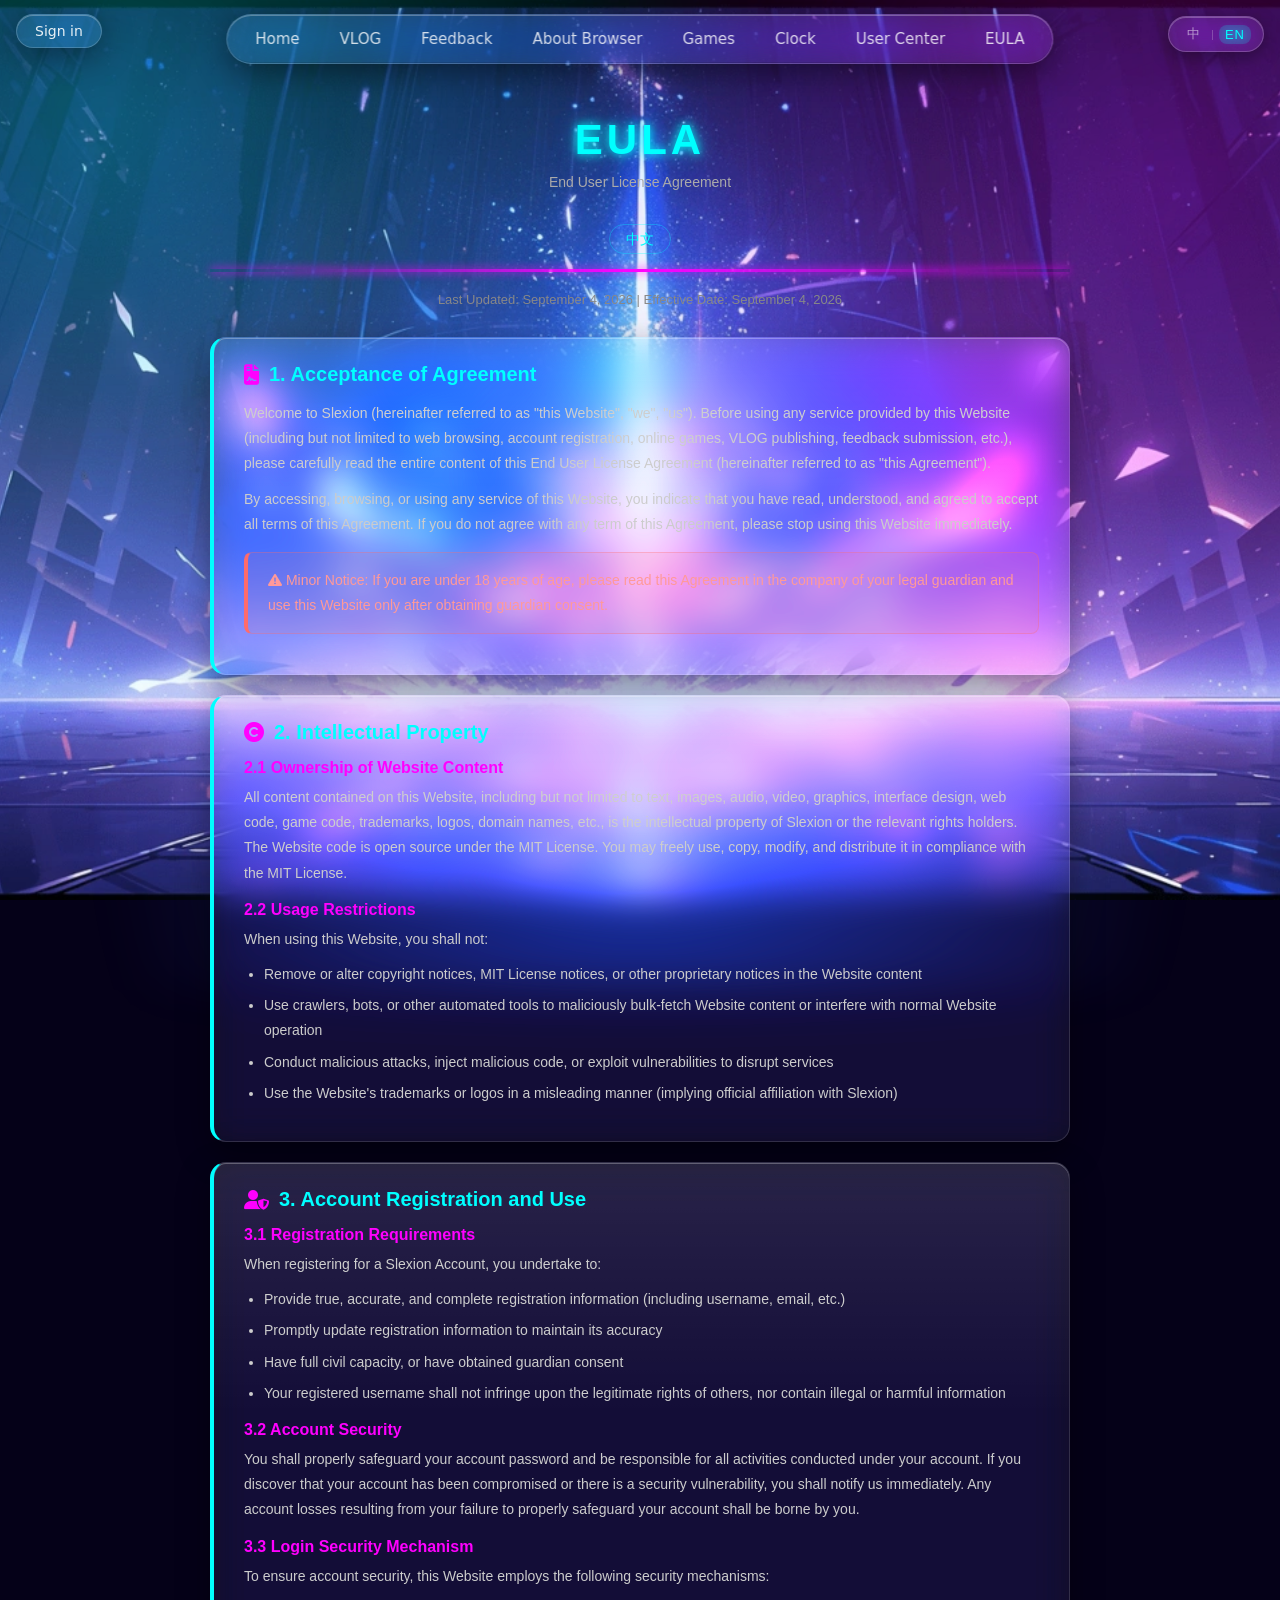
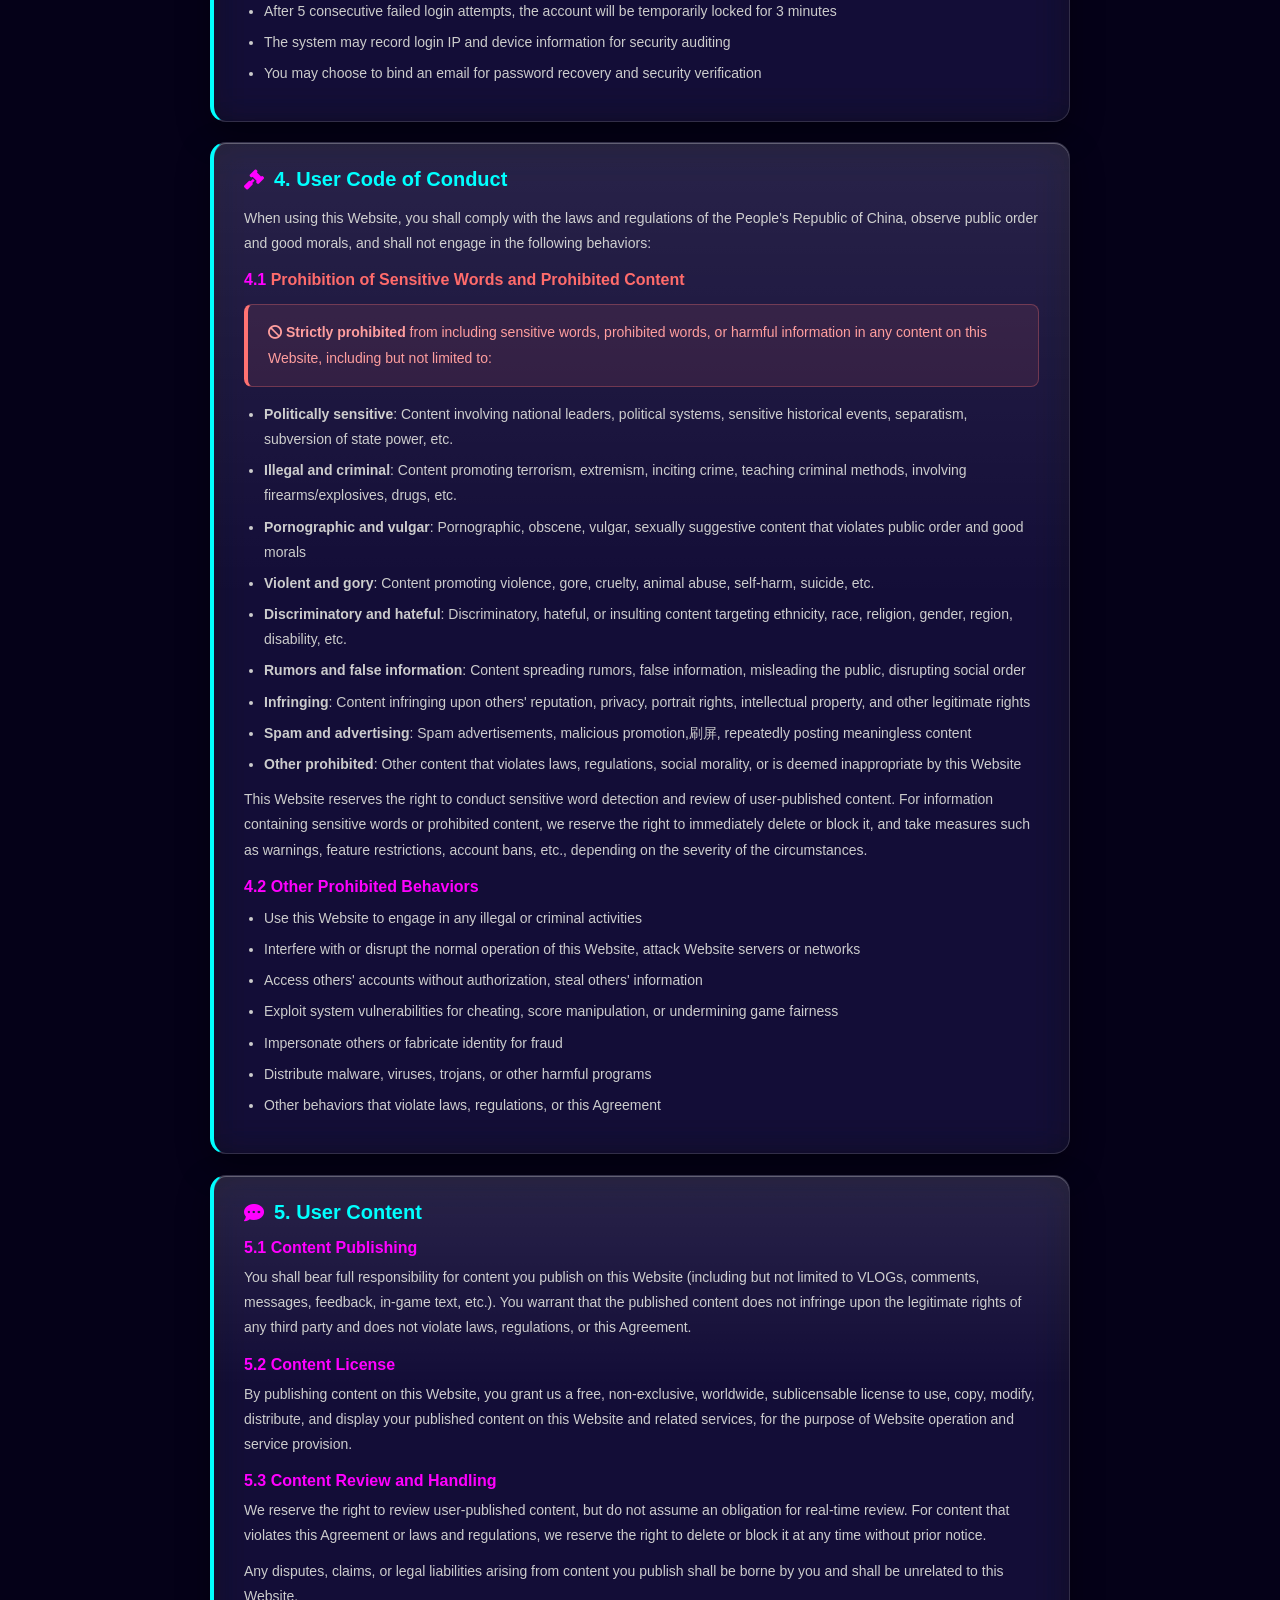
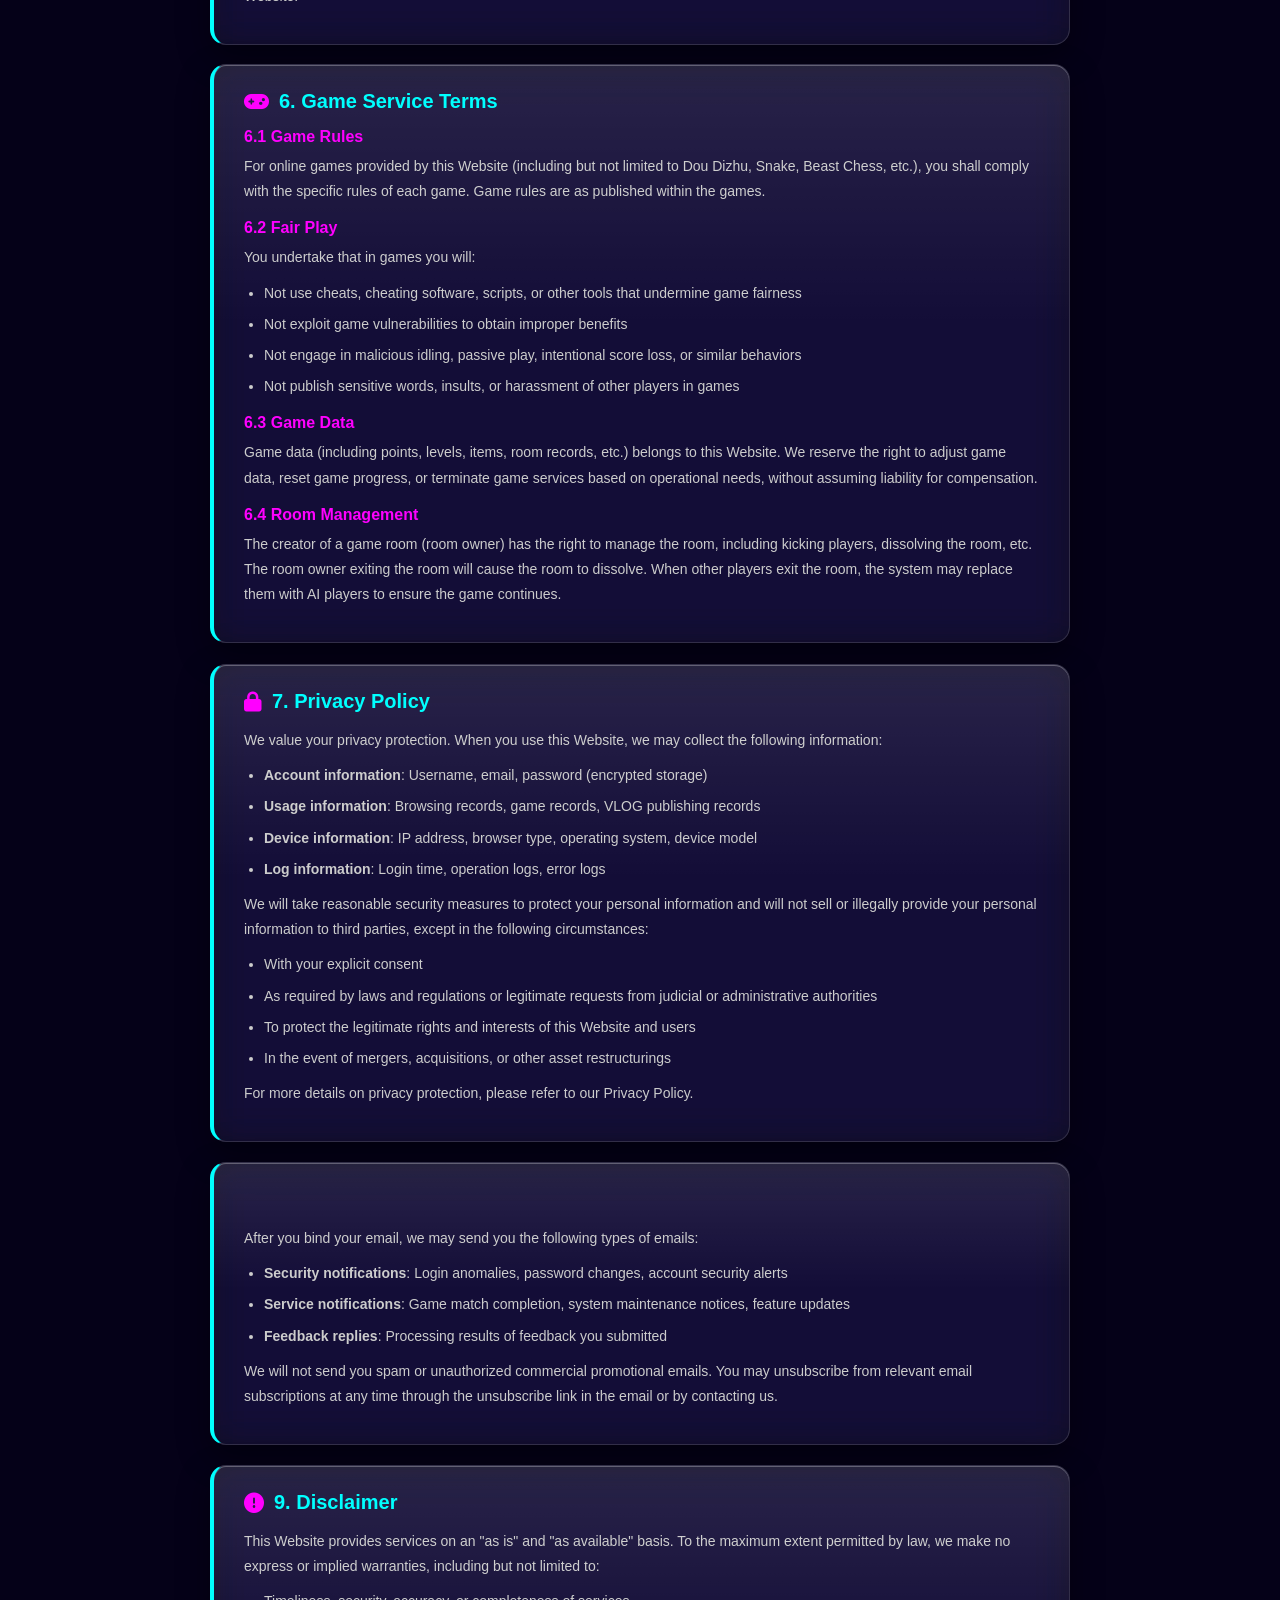
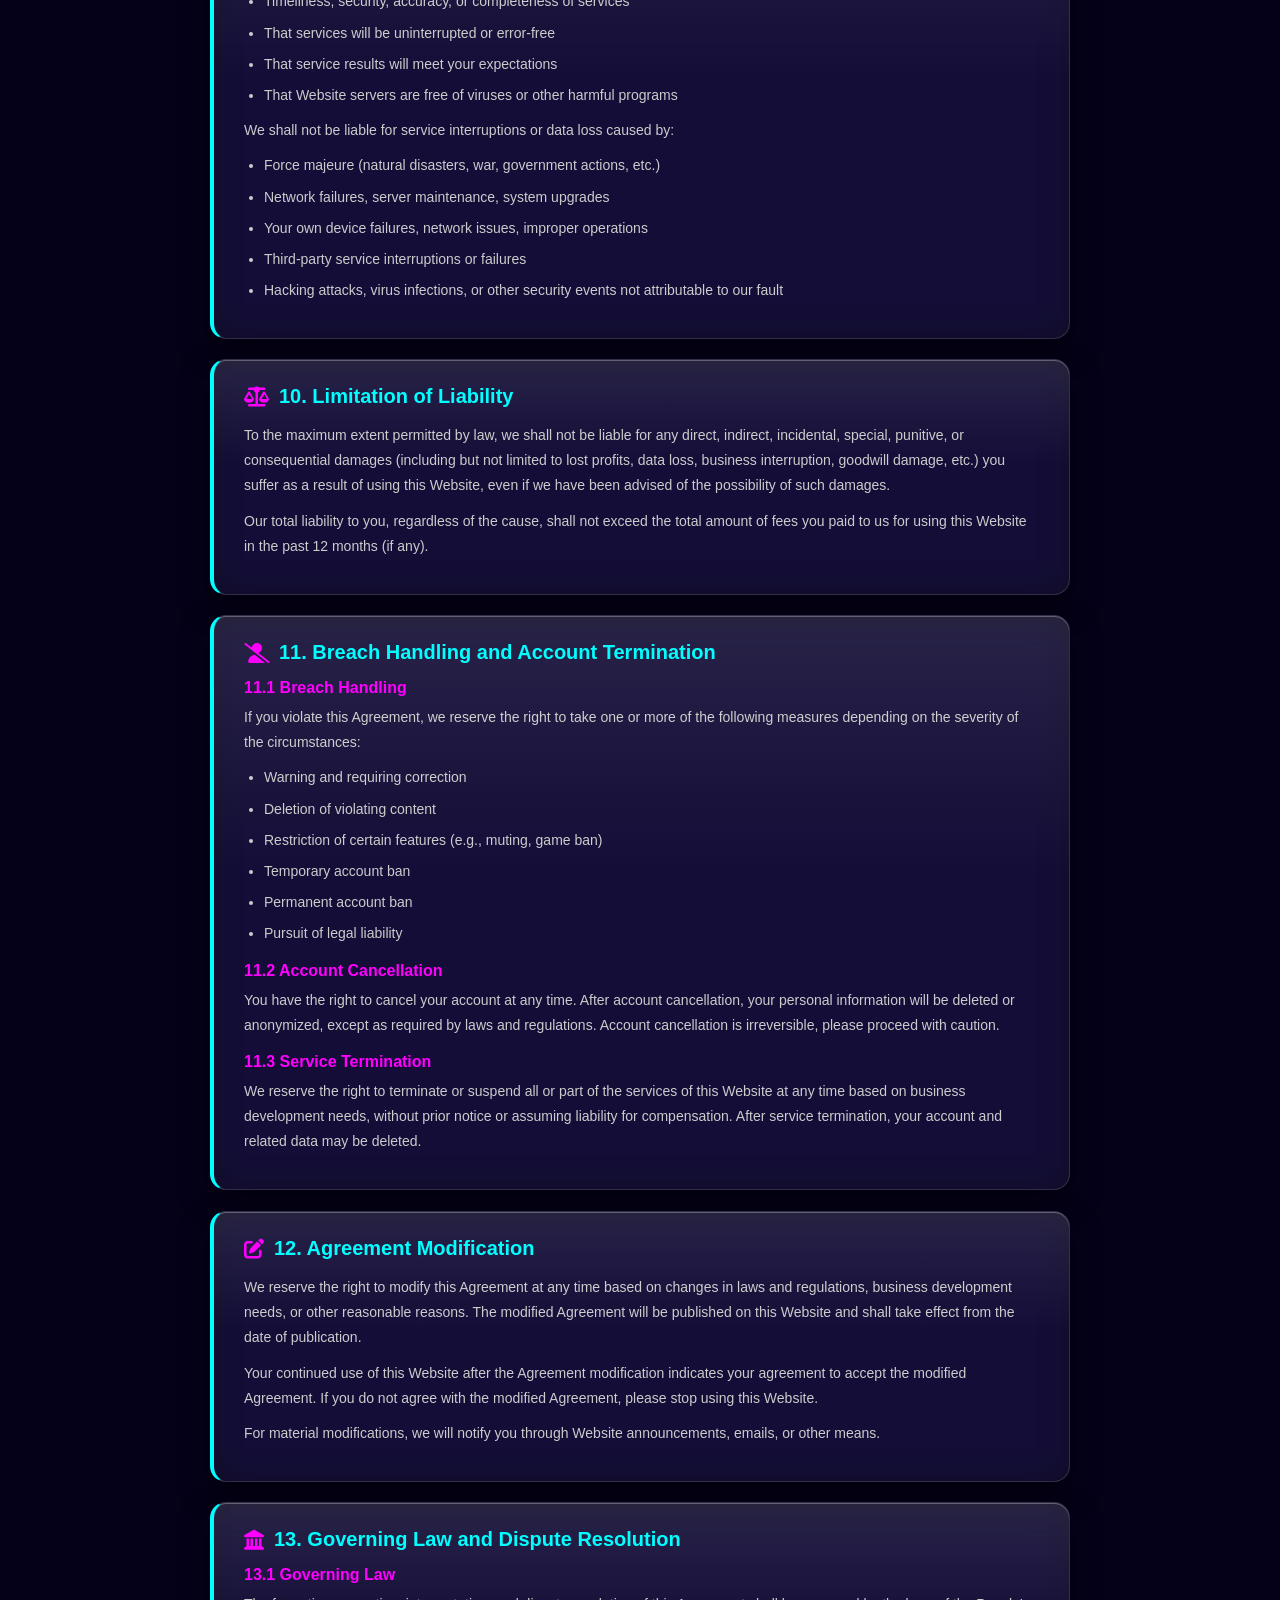
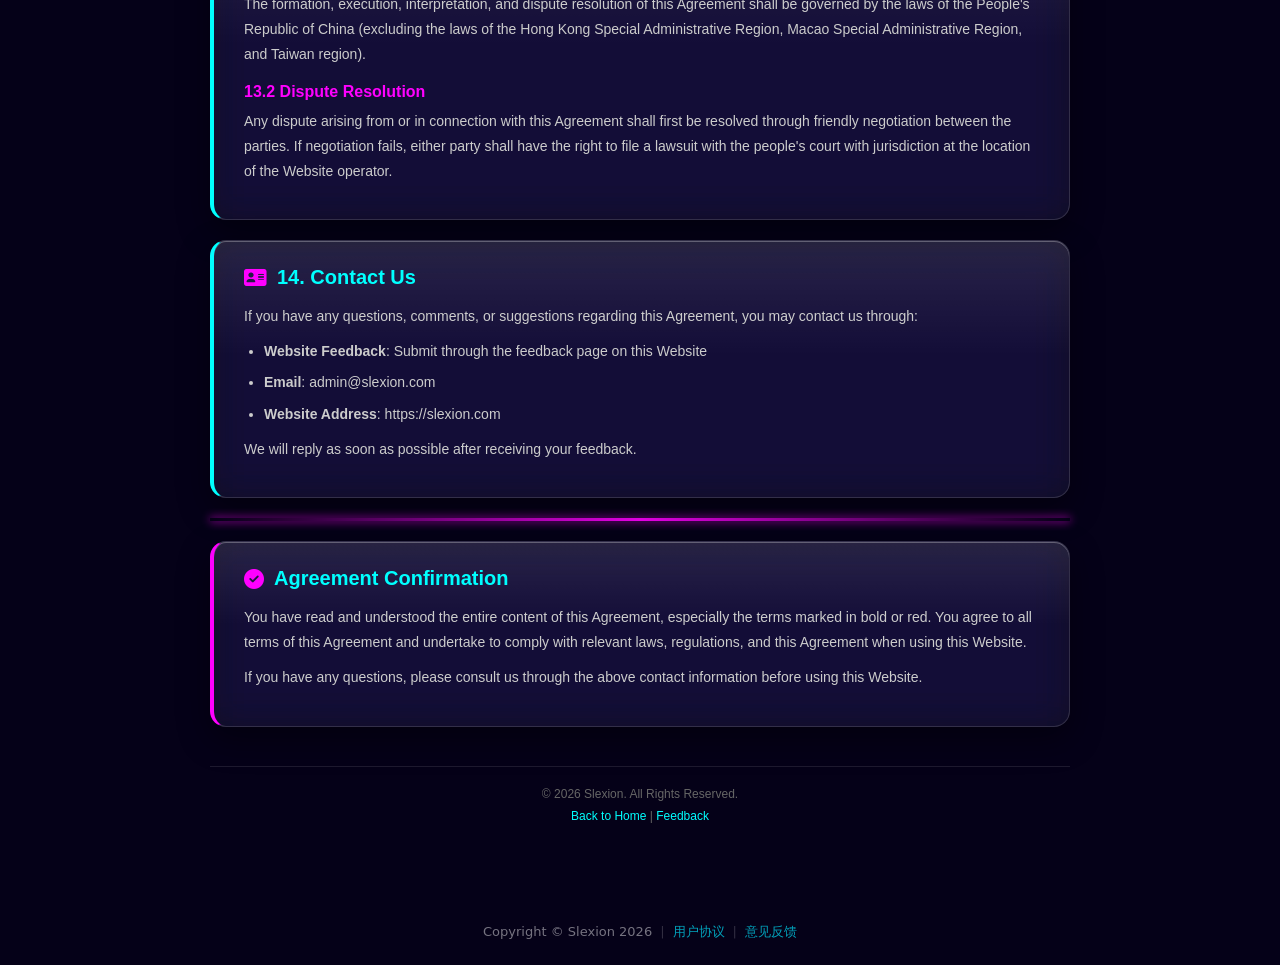
<file: eula/eula_en.html>
<!DOCTYPE html>
<html lang="en">
<head>
    <link rel="icon" href="/favicon.ico">
    <link rel="shortcut icon" href="/favicon.ico">
    <link rel="stylesheet" href="https://cdn.bootcdn.net/ajax/libs/font-awesome/6.4.0/css/all.min.css">
    <meta charset="UTF-8">
    <meta name="viewport" content="width=device-width, initial-scale=1.0">
    <title>EULA | Slexion</title>
    <style>
        *{margin:0;padding:0;box-sizing:border-box}
        body{
            background:#050118 url("/pic/cyberbg.png") no-repeat center center fixed;
            background-size:cover;
            color:#e0e0e0;
            font-family:-apple-system,'Segoe UI',sans-serif;
            position:relative;
            min-height:100vh;
        }
        .blobs{
            position:fixed;
            inset:-10%;
            z-index:0;
            pointer-events:none;
            background:
                radial-gradient(circle at 15% 20%, rgba(0,255,255,0.30), transparent 42%),
                radial-gradient(circle at 85% 25%, rgba(255,0,255,0.26), transparent 42%),
                radial-gradient(circle at 50% 85%, rgba(60,110,255,0.32), transparent 45%);
            filter:blur(22px);
        }
        .container{
            max-width:900px;
            margin:0 auto;
            padding:40px 20px 60px;
            position:relative;
            z-index:1;
        }
        .header{
            text-align:center;
            margin-bottom:40px;
        }
        .cyber-title{
            font-size:42px;
            color:#0ff;
            text-shadow:0 0 10px #0ff,0 0 20px rgba(0,255,255,0.5);
            letter-spacing:4px;
            margin-bottom:10px;
        }
        .cyber-sub{
            color:#aaa;
            font-size:14px;
        }
        .glitch-line{
            height:3px;
            background:linear-gradient(90deg,transparent,#f0f,transparent);
            margin:20px 0;
            box-shadow:0 0 10px #f0f;
        }
        .card{
            background:rgba(255,255,255,0.05);
            -webkit-backdrop-filter:blur(18px) saturate(180%) brightness(1.12);
            backdrop-filter:blur(18px) saturate(180%) brightness(1.12);
            border:1px solid rgba(255,255,255,0.14);
            border-left:4px solid #0ff;
            box-shadow:inset 0 1px 0 rgba(255,255,255,0.28),0 12px 32px rgba(0,0,0,0.40);
            padding:25px 30px;
            margin:20px 0;
            position:relative;
            overflow:hidden;
            border-radius:16px;
        }
        .card::before{
            content:"";
            position:absolute;
            top:0;left:0;right:0;height:45%;
            background:linear-gradient(180deg,rgba(255,255,255,0.09),transparent);
            pointer-events:none;
        }
        .card h2{
            color:#0ff;
            font-size:20px;
            margin-bottom:15px;
            display:flex;
            align-items:center;
            gap:10px;
        }
        .card h2 i{
            color:#f0f;
        }
        .card h3{
            color:#f0f;
            font-size:16px;
            margin:15px 0 8px;
        }
        .card p{
            line-height:1.8;
            margin-bottom:10px;
            color:#ccc;
            font-size:14px;
        }
        .card ul{
            margin:10px 0 10px 20px;
        }
        .card li{
            line-height:1.8;
            margin-bottom:6px;
            color:#ccc;
            font-size:14px;
        }
        .highlight{
            color:#ff6b6b;
            font-weight:bold;
        }
        .warn-box{
            background:rgba(255,107,107,0.1);
            border:1px solid rgba(255,107,107,0.3);
            border-left:4px solid #ff6b6b;
            border-radius:8px;
            padding:15px 20px;
            margin:15px 0;
        }
        .warn-box p{
            color:#ff9999;
            margin:0;
        }
        .footer{
            text-align:center;
            margin-top:40px;
            padding-top:20px;
            border-top:1px solid rgba(255,255,255,0.1);
            color:#666;
            font-size:12px;
        }
        .footer a{
            color:#0ff;
            text-decoration:none;
        }
        .last-updated{
            text-align:center;
            color:#888;
            font-size:13px;
            margin-bottom:30px;
        }
        .lang-switch{
            text-align:center;
            margin-bottom:20px;
        }
        .lang-switch a{
            color:#0ff;
            text-decoration:none;
            font-size:14px;
            border:1px solid rgba(0,255,255,0.3);
            padding:6px 16px;
            border-radius:20px;
            transition:all .2s;
        }
        .lang-switch a:hover{
            background:rgba(0,255,255,0.1);
        }
        @media (max-width:600px){
            .cyber-title{font-size:28px;}
            .card{padding:20px;}
            .card h2{font-size:17px;}
        }
    </style>
</head>
<body>
    <div class="blobs"></div>
    <div class="container">
        <div class="header">
            <h1 class="cyber-title">EULA</h1>
            <p class="cyber-sub">End User License Agreement</p>
        </div>
        <div class="lang-switch">
            <a href="/eula/eula.html">中文</a>
        </div>
        <div class="glitch-line"></div>
        <p class="last-updated">Last Updated: September 4, 2026 | Effective Date: September 4, 2026</p>

        <div class="card">
            <h2><i class="fas fa-file-contract"></i>1. Acceptance of Agreement</h2>
            <p>Welcome to Slexion (hereinafter referred to as "this Website", "we", "us"). Before using any service provided by this Website (including but not limited to web browsing, account registration, online games, VLOG publishing, feedback submission, etc.), please carefully read the entire content of this End User License Agreement (hereinafter referred to as "this Agreement").</p>
            <p>By accessing, browsing, or using any service of this Website, you indicate that you have read, understood, and agreed to accept all terms of this Agreement. If you do not agree with any term of this Agreement, please stop using this Website immediately.</p>
            <div class="warn-box">
                <p><i class="fas fa-exclamation-triangle"></i> Minor Notice: If you are under 18 years of age, please read this Agreement in the company of your legal guardian and use this Website only after obtaining guardian consent.</p>
            </div>
        </div>

        <div class="card">
            <h2><i class="fas fa-copyright"></i>2. Intellectual Property</h2>
            <h3>2.1 Ownership of Website Content</h3>
            <p>All content contained on this Website, including but not limited to text, images, audio, video, graphics, interface design, web code, game code, trademarks, logos, domain names, etc., is the intellectual property of Slexion or the relevant rights holders. The Website code is open source under the MIT License. You may freely use, copy, modify, and distribute it in compliance with the MIT License.</p>
            <h3>2.2 Usage Restrictions</h3>
            <p>When using this Website, you shall not:</p>
            <ul>
                <li>Remove or alter copyright notices, MIT License notices, or other proprietary notices in the Website content</li>
                <li>Use crawlers, bots, or other automated tools to maliciously bulk-fetch Website content or interfere with normal Website operation</li>
                <li>Conduct malicious attacks, inject malicious code, or exploit vulnerabilities to disrupt services</li>
                <li>Use the Website's trademarks or logos in a misleading manner (implying official affiliation with Slexion)</li>
            </ul>
        </div>

        <div class="card">
            <h2><i class="fas fa-user-shield"></i>3. Account Registration and Use</h2>
            <h3>3.1 Registration Requirements</h3>
            <p>When registering for a Slexion Account, you undertake to:</p>
            <ul>
                <li>Provide true, accurate, and complete registration information (including username, email, etc.)</li>
                <li>Promptly update registration information to maintain its accuracy</li>
                <li>Have full civil capacity, or have obtained guardian consent</li>
                <li>Your registered username shall not infringe upon the legitimate rights of others, nor contain illegal or harmful information</li>
            </ul>
            <h3>3.2 Account Security</h3>
            <p>You shall properly safeguard your account password and be responsible for all activities conducted under your account. If you discover that your account has been compromised or there is a security vulnerability, you shall notify us immediately. Any account losses resulting from your failure to properly safeguard your account shall be borne by you.</p>
            <h3>3.3 Login Security Mechanism</h3>
            <p>To ensure account security, this Website employs the following security mechanisms:</p>
            <ul>
                <li>After 5 consecutive failed login attempts, the account will be temporarily locked for 3 minutes</li>
                <li>The system may record login IP and device information for security auditing</li>
                <li>You may choose to bind an email for password recovery and security verification</li>
            </ul>
        </div>

        <div class="card">
            <h2><i class="fas fa-gavel"></i>4. User Code of Conduct</h2>
            <p>When using this Website, you shall comply with the laws and regulations of the People's Republic of China, observe public order and good morals, and shall not engage in the following behaviors:</p>

            <h3>4.1 <span class="highlight">Prohibition of Sensitive Words and Prohibited Content</span></h3>
            <div class="warn-box">
                <p><i class="fas fa-ban"></i> <strong>Strictly prohibited</strong> from including sensitive words, prohibited words, or harmful information in any content on this Website, including but not limited to:</p>
            </div>
            <ul>
                <li><strong>Politically sensitive</strong>: Content involving national leaders, political systems, sensitive historical events, separatism, subversion of state power, etc.</li>
                <li><strong>Illegal and criminal</strong>: Content promoting terrorism, extremism, inciting crime, teaching criminal methods, involving firearms/explosives, drugs, etc.</li>
                <li><strong>Pornographic and vulgar</strong>: Pornographic, obscene, vulgar, sexually suggestive content that violates public order and good morals</li>
                <li><strong>Violent and gory</strong>: Content promoting violence, gore, cruelty, animal abuse, self-harm, suicide, etc.</li>
                <li><strong>Discriminatory and hateful</strong>: Discriminatory, hateful, or insulting content targeting ethnicity, race, religion, gender, region, disability, etc.</li>
                <li><strong>Rumors and false information</strong>: Content spreading rumors, false information, misleading the public, disrupting social order</li>
                <li><strong>Infringing</strong>: Content infringing upon others' reputation, privacy, portrait rights, intellectual property, and other legitimate rights</li>
                <li><strong>Spam and advertising</strong>: Spam advertisements, malicious promotion,刷屏, repeatedly posting meaningless content</li>
                <li><strong>Other prohibited</strong>: Other content that violates laws, regulations, social morality, or is deemed inappropriate by this Website</li>
            </ul>
            <p>This Website reserves the right to conduct sensitive word detection and review of user-published content. For information containing sensitive words or prohibited content, we reserve the right to immediately delete or block it, and take measures such as warnings, feature restrictions, account bans, etc., depending on the severity of the circumstances.</p>

            <h3>4.2 Other Prohibited Behaviors</h3>
            <ul>
                <li>Use this Website to engage in any illegal or criminal activities</li>
                <li>Interfere with or disrupt the normal operation of this Website, attack Website servers or networks</li>
                <li>Access others' accounts without authorization, steal others' information</li>
                <li>Exploit system vulnerabilities for cheating, score manipulation, or undermining game fairness</li>
                <li>Impersonate others or fabricate identity for fraud</li>
                <li>Distribute malware, viruses, trojans, or other harmful programs</li>
                <li>Other behaviors that violate laws, regulations, or this Agreement</li>
            </ul>
        </div>

        <div class="card">
            <h2><i class="fas fa-comment-dots"></i>5. User Content</h2>
            <h3>5.1 Content Publishing</h3>
            <p>You shall bear full responsibility for content you publish on this Website (including but not limited to VLOGs, comments, messages, feedback, in-game text, etc.). You warrant that the published content does not infringe upon the legitimate rights of any third party and does not violate laws, regulations, or this Agreement.</p>
            <h3>5.2 Content License</h3>
            <p>By publishing content on this Website, you grant us a free, non-exclusive, worldwide, sublicensable license to use, copy, modify, distribute, and display your published content on this Website and related services, for the purpose of Website operation and service provision.</p>
            <h3>5.3 Content Review and Handling</h3>
            <p>We reserve the right to review user-published content, but do not assume an obligation for real-time review. For content that violates this Agreement or laws and regulations, we reserve the right to delete or block it at any time without prior notice.</p>
            <p>Any disputes, claims, or legal liabilities arising from content you publish shall be borne by you and shall be unrelated to this Website.</p>
        </div>

        <div class="card">
            <h2><i class="fas fa-gamepad"></i>6. Game Service Terms</h2>
            <h3>6.1 Game Rules</h3>
            <p>For online games provided by this Website (including but not limited to Dou Dizhu, Snake, Beast Chess, etc.), you shall comply with the specific rules of each game. Game rules are as published within the games.</p>
            <h3>6.2 Fair Play</h3>
            <p>You undertake that in games you will:</p>
            <ul>
                <li>Not use cheats, cheating software, scripts, or other tools that undermine game fairness</li>
                <li>Not exploit game vulnerabilities to obtain improper benefits</li>
                <li>Not engage in malicious idling, passive play, intentional score loss, or similar behaviors</li>
                <li>Not publish sensitive words, insults, or harassment of other players in games</li>
            </ul>
            <h3>6.3 Game Data</h3>
            <p>Game data (including points, levels, items, room records, etc.) belongs to this Website. We reserve the right to adjust game data, reset game progress, or terminate game services based on operational needs, without assuming liability for compensation.</p>
            <h3>6.4 Room Management</h3>
            <p>The creator of a game room (room owner) has the right to manage the room, including kicking players, dissolving the room, etc. The room owner exiting the room will cause the room to dissolve. When other players exit the room, the system may replace them with AI players to ensure the game continues.</p>
        </div>

        <div class="card">
            <h2><i class="fas fa-lock"></i>7. Privacy Policy</h2>
            <p>We value your privacy protection. When you use this Website, we may collect the following information:</p>
            <ul>
                <li><strong>Account information</strong>: Username, email, password (encrypted storage)</li>
                <li><strong>Usage information</strong>: Browsing records, game records, VLOG publishing records</li>
                <li><strong>Device information</strong>: IP address, browser type, operating system, device model</li>
                <li><strong>Log information</strong>: Login time, operation logs, error logs</li>
            </ul>
            <p>We will take reasonable security measures to protect your personal information and will not sell or illegally provide your personal information to third parties, except in the following circumstances:</p>
            <ul>
                <li>With your explicit consent</li>
                <li>As required by laws and regulations or legitimate requests from judicial or administrative authorities</li>
                <li>To protect the legitimate rights and interests of this Website and users</li>
                <li>In the event of mergers, acquisitions, or other asset restructurings</li>
            </ul>
            <p>For more details on privacy protection, please refer to our Privacy Policy.</p>
        </div>

        <div class="card">
            <h2><i class="fas fa-envelope"></i>8. Email Service</h2>
            <p>After you bind your email, we may send you the following types of emails:</p>
            <ul>
                <li><strong>Security notifications</strong>: Login anomalies, password changes, account security alerts</li>
                <li><strong>Service notifications</strong>: Game match completion, system maintenance notices, feature updates</li>
                <li><strong>Feedback replies</strong>: Processing results of feedback you submitted</li>
            </ul>
            <p>We will not send you spam or unauthorized commercial promotional emails. You may unsubscribe from relevant email subscriptions at any time through the unsubscribe link in the email or by contacting us.</p>
        </div>

        <div class="card">
            <h2><i class="fas fa-exclamation-circle"></i>9. Disclaimer</h2>
            <p>This Website provides services on an "as is" and "as available" basis. To the maximum extent permitted by law, we make no express or implied warranties, including but not limited to:</p>
            <ul>
                <li>Timeliness, security, accuracy, or completeness of services</li>
                <li>That services will be uninterrupted or error-free</li>
                <li>That service results will meet your expectations</li>
                <li>That Website servers are free of viruses or other harmful programs</li>
            </ul>
            <p>We shall not be liable for service interruptions or data loss caused by:</p>
            <ul>
                <li>Force majeure (natural disasters, war, government actions, etc.)</li>
                <li>Network failures, server maintenance, system upgrades</li>
                <li>Your own device failures, network issues, improper operations</li>
                <li>Third-party service interruptions or failures</li>
                <li>Hacking attacks, virus infections, or other security events not attributable to our fault</li>
            </ul>
        </div>

        <div class="card">
            <h2><i class="fas fa-balance-scale"></i>10. Limitation of Liability</h2>
            <p>To the maximum extent permitted by law, we shall not be liable for any direct, indirect, incidental, special, punitive, or consequential damages (including but not limited to lost profits, data loss, business interruption, goodwill damage, etc.) you suffer as a result of using this Website, even if we have been advised of the possibility of such damages.</p>
            <p>Our total liability to you, regardless of the cause, shall not exceed the total amount of fees you paid to us for using this Website in the past 12 months (if any).</p>
        </div>

        <div class="card">
            <h2><i class="fas fa-user-slash"></i>11. Breach Handling and Account Termination</h2>
            <h3>11.1 Breach Handling</h3>
            <p>If you violate this Agreement, we reserve the right to take one or more of the following measures depending on the severity of the circumstances:</p>
            <ul>
                <li>Warning and requiring correction</li>
                <li>Deletion of violating content</li>
                <li>Restriction of certain features (e.g., muting, game ban)</li>
                <li>Temporary account ban</li>
                <li>Permanent account ban</li>
                <li>Pursuit of legal liability</li>
            </ul>
            <h3>11.2 Account Cancellation</h3>
            <p>You have the right to cancel your account at any time. After account cancellation, your personal information will be deleted or anonymized, except as required by laws and regulations. Account cancellation is irreversible, please proceed with caution.</p>
            <h3>11.3 Service Termination</h3>
            <p>We reserve the right to terminate or suspend all or part of the services of this Website at any time based on business development needs, without prior notice or assuming liability for compensation. After service termination, your account and related data may be deleted.</p>
        </div>

        <div class="card">
            <h2><i class="fas fa-edit"></i>12. Agreement Modification</h2>
            <p>We reserve the right to modify this Agreement at any time based on changes in laws and regulations, business development needs, or other reasonable reasons. The modified Agreement will be published on this Website and shall take effect from the date of publication.</p>
            <p>Your continued use of this Website after the Agreement modification indicates your agreement to accept the modified Agreement. If you do not agree with the modified Agreement, please stop using this Website.</p>
            <p>For material modifications, we will notify you through Website announcements, emails, or other means.</p>
        </div>

        <div class="card">
            <h2><i class="fas fa-landmark"></i>13. Governing Law and Dispute Resolution</h2>
            <h3>13.1 Governing Law</h3>
            <p>The formation, execution, interpretation, and dispute resolution of this Agreement shall be governed by the laws of the People's Republic of China (excluding the laws of the Hong Kong Special Administrative Region, Macao Special Administrative Region, and Taiwan region).</p>
            <h3>13.2 Dispute Resolution</h3>
            <p>Any dispute arising from or in connection with this Agreement shall first be resolved through friendly negotiation between the parties. If negotiation fails, either party shall have the right to file a lawsuit with the people's court with jurisdiction at the location of the Website operator.</p>
        </div>

        <div class="card">
            <h2><i class="fas fa-address-card"></i>14. Contact Us</h2>
            <p>If you have any questions, comments, or suggestions regarding this Agreement, you may contact us through:</p>
            <ul>
                <li><strong>Website Feedback</strong>: Submit through the feedback page on this Website</li>
                <li><strong>Email</strong>: admin@slexion.com</li>
                <li><strong>Website Address</strong>: https://slexion.com</li>
            </ul>
            <p>We will reply as soon as possible after receiving your feedback.</p>
        </div>

        <div class="glitch-line"></div>

        <div class="card" style="border-left-color:#f0f;">
            <h2><i class="fas fa-check-circle"></i>Agreement Confirmation</h2>
            <p>You have read and understood the entire content of this Agreement, especially the terms marked in bold or red. You agree to all terms of this Agreement and undertake to comply with relevant laws, regulations, and this Agreement when using this Website.</p>
            <p>If you have any questions, please consult us through the above contact information before using this Website.</p>
        </div>

        <div class="footer">
            <p>&copy; 2026 Slexion. All Rights Reserved.</p>
            <p style="margin-top:8px;"><a href="/">Back to Home</a> | <a href="/feedback/feedback.html">Feedback</a></p>
        </div>
    </div>

    <script src="/navbar.js"></script>
    <script src="/i18n.js"></script>
    <script src="/account.js"></script>
</body>
</html>
</file>
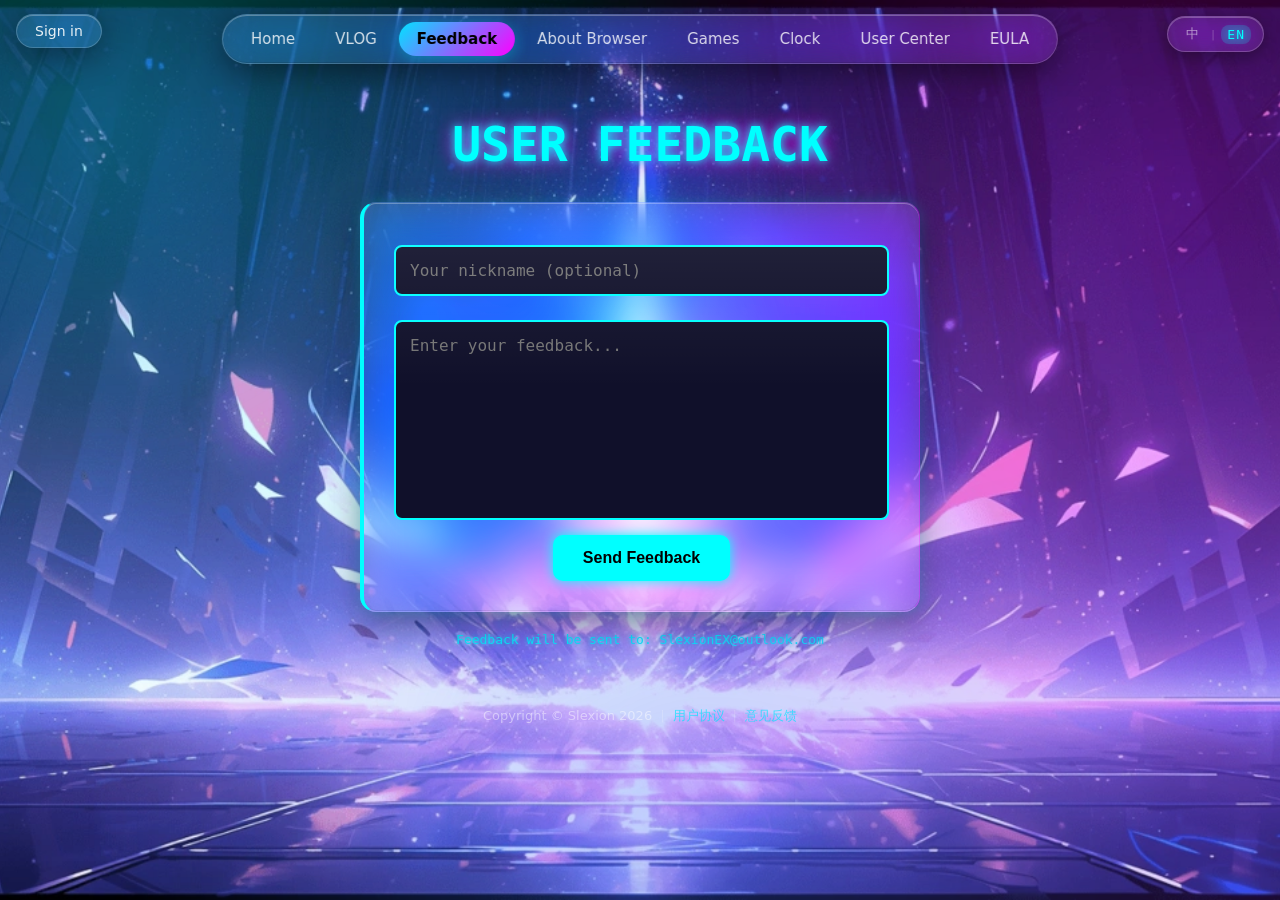
<file: feedback/feedback.html>
﻿<!DOCTYPE html>
<html lang="zh-CN">
<head>
    <meta charset="UTF-8">
    <title data-en="Feedback | Slexion">反馈 | Slexion</title>
    <style>
        * {
            margin: 0;
            padding: 0;
            box-sizing: border-box;
        }
        body {
            background: #050118 url("/pic/cyberbg.png") no-repeat center center fixed;
            background-size: cover;
            color: #e0e0e0;
            font-family: monospace;
            min-height: 100vh;
            position: relative;
        }
        /* ===== Liquid Glass 背景彩色光晕 ===== */
        .blobs{
            position:fixed;
            inset:-10%;
            z-index:0;
            pointer-events:none;
            background:
                radial-gradient(circle at 15% 20%, rgba(0,255,255,0.30), transparent 42%),
                radial-gradient(circle at 85% 25%, rgba(255,0,255,0.26), transparent 42%),
                radial-gradient(circle at 50% 85%, rgba(60,110,255,0.32), transparent 45%),
                radial-gradient(circle at 90% 80%, rgba(140,60,255,0.24), transparent 40%);
            filter:blur(22px);
            animation:blobFloat 16s ease-in-out infinite alternate;
        }
        @keyframes blobFloat{
            0%{transform:translate(0,0) scale(1);}
            100%{transform:translate(3%,2%) scale(1.06);}
        }
        .container {
            max-width: 600px;
            margin: 20px auto 0;
            padding: 20px;
            text-align: center;
        }
        .cyber-title {
            font-size: 48px;
            color: #0ff;
            text-shadow: 0 0 10px #0ff, 0 0 20px #f0f;
            margin-bottom: 30px;
        }
        .feedback-card {
            background: rgba(255,255,255,0.05);
            -webkit-backdrop-filter: blur(18px) saturate(180%) brightness(1.12);
            backdrop-filter: blur(18px) saturate(180%) brightness(1.12);
            border: 1px solid rgba(255,255,255,0.14);
            border-left: 4px solid #0ff;
            border-right: 1px solid rgba(255,0,255,0.25);
            box-shadow: inset 0 1px 0 rgba(255,255,255,0.28), inset 0 -1px 0 rgba(0,0,0,0.08), 0 0 15px rgba(0,255,255,0.2), 0 12px 32px rgba(0,0,0,0.4);
            padding: 30px;
            border-radius: 16px;
            position: relative;
            overflow: hidden;
        }
        .feedback-card::before{
            content:"";
            position:absolute;
            top:0;left:0;right:0;height:45%;
            background:linear-gradient(180deg,rgba(255,255,255,0.09),transparent);
            pointer-events:none;
        }
        .cyber-input {
            width: 100%;
            background: #10102a;
            border: 2px solid #0ff;
            color: #fff;
            padding: 14px;
            margin: 12px 0;
            font-size: 16px;
            font-family: monospace;
            outline: none;
        }
        .cyber-textarea {
            height: 200px;
            resize: none;
        }
        .cyber-btn {
            background: #0ff;
            color: #000;
            padding: 14px 30px;
            border: none;
            font-weight: bold;
            font-size: 16px;
            cursor: pointer;
            box-shadow: 0 0 12px #0ff;
            transition: 0.3s;
        }
        .cyber-btn:hover {
            background: #fff;
            box-shadow: 0 0 20px #0ff, 0 0 30px #f0f;
        }
        .cyber-btn:disabled {
            opacity: 0.5;
            cursor: not-allowed;
        }
        .tip {
            color: #0ff;
            margin-top: 20px;
            text-shadow: 0 0 5px #0ff;
        }
    </style>
</head>
<body>
    <div class="blobs"></div>

    <div class="container">
        <h1 class="cyber-title">USER FEEDBACK</h1>
        <div class="feedback-card">
            <input type="text" class="cyber-input" id="name" placeholder="你的昵称（可选）" data-en-ph="Your nickname (optional)">
            <textarea class="cyber-input cyber-textarea" id="content" placeholder="请输入反馈内容..." data-en-ph="Enter your feedback..."></textarea>
            <button class="cyber-btn" onclick="sendFeed()" data-en="Send Feedback">发送反馈</button>
        </div>
        <p class="tip" data-en="Feedback will be sent to: SlexionEX@outlook.com">反馈将发送至：SlexionEX@outlook.com</p>
    </div>

<script>
async function sendFeed(){
    let name = document.getElementById('name').value.trim();
    let content = document.getElementById('content').value.trim();
    let T = window.I18N ? I18N.t.bind(I18N) : (z)=>z;
    let btn = document.querySelector('.cyber-btn');

    if(!content){
        alert(T('请输入反馈内容','Please enter your feedback'));
        return;
    }

    btn.disabled = true;
    let originalText = btn.textContent;
    btn.textContent = T('提交中...','Submitting...');

    try {
        let formData = new FormData();
        formData.append('name', name);
        formData.append('content', content);
        let res = await fetch('/feedback/submit.php', { method: 'POST', body: formData });
        let data = await res.json();
        if(data.success){
            alert(T("✅ 反馈已成功发送！\n感谢你的反馈，我会尽快处理。","✅ Feedback sent successfully!\nThanks for your feedback, I'll handle it soon."));
            document.getElementById('name').value = "";
            document.getElementById('content').value = "";
        } else {
            alert(data.error || T('提交失败，请稍后重试','Submit failed, please try again'));
        }
    } catch(e) {
        alert(T('网络错误，请稍后重试','Network error, please try again'));
    } finally {
        btn.disabled = false;
        btn.textContent = originalText;
    }
}
</script>
<script src="/navbar.js"></script>
<script src="/account/auth.js"></script>
<script src="/i18n.js"></script>
<script src="/account.js"></script>
</body>
</html>
</file>
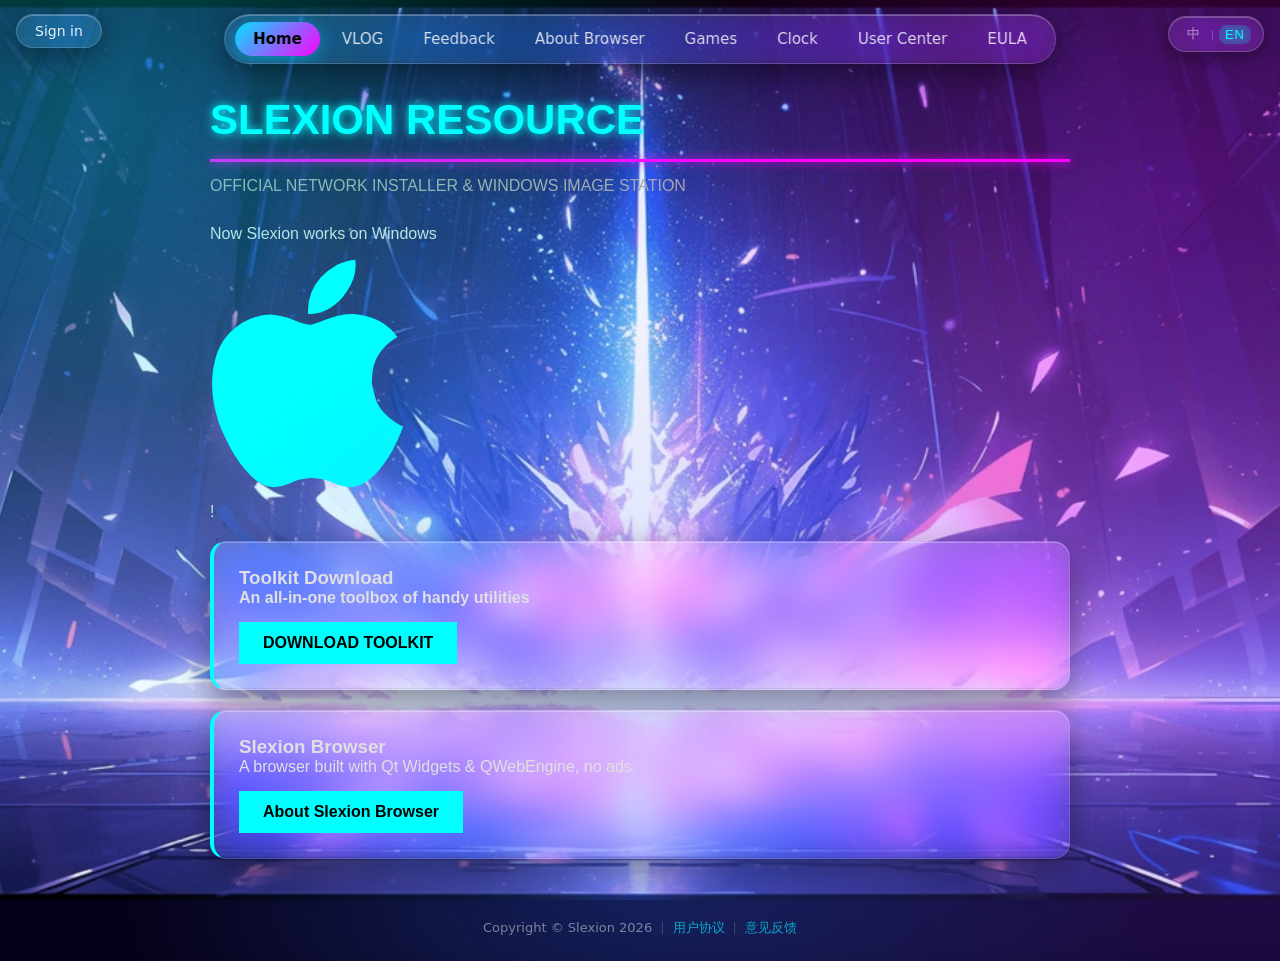
<file: home/home.html>
﻿<!DOCTYPE html>
<html lang="zh-CN">
<head>
    <link rel="icon" href="/favicon.ico">
<link rel="shortcut icon" href="/favicon.ico">
<link rel="stylesheet" href="https://cdn.bootcdn.net/ajax/libs/font-awesome/6.4.0/css/all.min.css">
    <meta charset="UTF-8">
    <meta name="viewport" content="width=device-width, initial-scale=1.0">
    <meta name="description" content="Slexion - Cyberpunk风格个人网站，提供在线小游戏（斗地主、2048、贪吃蛇、斗兽棋、CSGO）、VLOG分享、Slexion Browser浏览器、macOS时钟等精彩内容。">
    <meta name="keywords" content="Slexion,个人网站,赛博朋克,Cyberpunk,在线小游戏,斗地主,2048,贪吃蛇,斗兽棋,CSGO,VLOG,Slexion Browser,浏览器,macOS时钟">
    <meta name="author" content="Slexion">
    <meta name="robots" content="index, follow">
    <meta property="og:title" content="Slexion | Cyberpunk Resource Station">
    <meta property="og:description" content="Slexion - Cyberpunk风格个人网站，提供在线小游戏、VLOG分享、浏览器等精彩内容。">
    <meta property="og:type" content="website">
    <meta property="og:url" content="https://slexion.com">
    <meta property="og:image" content="https://slexion.com/pic/cyberbg.png">
    <title>Slexion | Cyberpunk Resource Station</title>
    <style>
        *{margin:0;padding:0;box-sizing:border-box}
        body{
            background:#050118 url("/pic/cyberbg.png") no-repeat center center fixed;
            background-size:cover;
            color:#e0e0e0;
            font-family:sans-serif;
            position:relative;
        }
        /* ===== Liquid Glass 背景彩色光晕（让玻璃有东西可透） ===== */
        .blobs{
            position:fixed;
            inset:-10%;
            z-index:0;
            pointer-events:none;
            background:
                radial-gradient(circle at 15% 20%, rgba(0,255,255,0.30), transparent 42%),
                radial-gradient(circle at 85% 25%, rgba(255,0,255,0.26), transparent 42%),
                radial-gradient(circle at 50% 85%, rgba(60,110,255,0.32), transparent 45%),
                radial-gradient(circle at 90% 80%, rgba(140,60,255,0.24), transparent 40%);
            filter:blur(22px);
            animation:blobFloat 16s ease-in-out infinite alternate;
        }
        @keyframes blobFloat{
            0%{transform:translate(0,0) scale(1);}
            100%{transform:translate(3%,2%) scale(1.06);}
        }
        /* ===== Liquid Glass 材质 ===== */
        .container{
            max-width:900px;
            margin:20px auto 40px;
            padding:0 20px;
        }
        .cyber-title{
            font-size:42px;
            color:#0ff;
            text-shadow:0 0 10px #0ff;
        }
        .glitch-line{
            height:3px;
            background:#f0f;
            margin:15px 0;
            box-shadow:0 0 10px #f0f;
        }
        .cyber-sub{
            color:#aaa;
            margin-bottom:30px;
        }
        .card{
            background:rgba(255,255,255,0.05);
            -webkit-backdrop-filter:blur(18px) saturate(180%) brightness(1.12);
            backdrop-filter:blur(18px) saturate(180%) brightness(1.12);
            border:1px solid rgba(255,255,255,0.14);
            border-left:4px solid #0ff;
            box-shadow:inset 0 1px 0 rgba(255,255,255,0.28), inset 0 -1px 0 rgba(0,0,0,0.08), 0 12px 32px rgba(0,0,0,0.40);
            padding:25px;
            margin:20px 0;
            position:relative;
            overflow:hidden;
            border-radius:16px;
        }
        .card::before{
            content:"";
            position:absolute;
            top:0;left:0;right:0;height:45%;
            background:linear-gradient(180deg,rgba(255,255,255,0.09),transparent);
            pointer-events:none;
        }
        .cyber-btn{
            background:#0ff;
            color:#000;
            padding:12px 24px;
            margin-top:15px;
            text-decoration:none;
            font-weight:bold;
            border:none;
            cursor:pointer;
            display:inline-block;
            position:relative;
            z-index:10;
        }
    </style>
</head>
<body>

<div class="blobs"></div>

<div class="container">
    <h1 class="cyber-title">SLEXION RESOURCE</h1>
    <div class="glitch-line"></div>
    <p class="cyber-sub">OFFICIAL NETWORK INSTALLER & WINDOWS IMAGE STATION</p>
<p data-en="Now Slexion works on Windows">现在Slexion支持在Windows上显示</p><i class="fa-brands fa-apple" style="font-size:260px;color:#0ff;"></i><p data-en="!">了！</p>
    <div class="card">
        <h3 data-en="Toolkit Download">工具包下载</h3>
        <h4 data-en="An all-in-one toolbox of handy utilities">这是整合了实用工具的工具盒子</h4>
        <a href="https://slexion.com/download/msi/ST1.8x64setup.exe" class="cyber-btn">DOWNLOAD TOOLKIT</a>
    </div>

    <div class="card">
        <h3>Slexion Browser</h3>
        <p data-en="A browser built with Qt Widgets & QWebEngine, no ads.">使用Qt Widgets，QWebEngine做的浏览器没有广告</p>
        <a href="/browser" class="cyber-btn" data-en="About Slexion Browser">关于Slexion Browser</a>
    </div>
</div>

<script src="/navbar.js"></script>
<script src="/account/auth.js"></script>
<script src="/i18n.js"></script>
<script src="/account.js"></script>
</body>
</html>
</file>
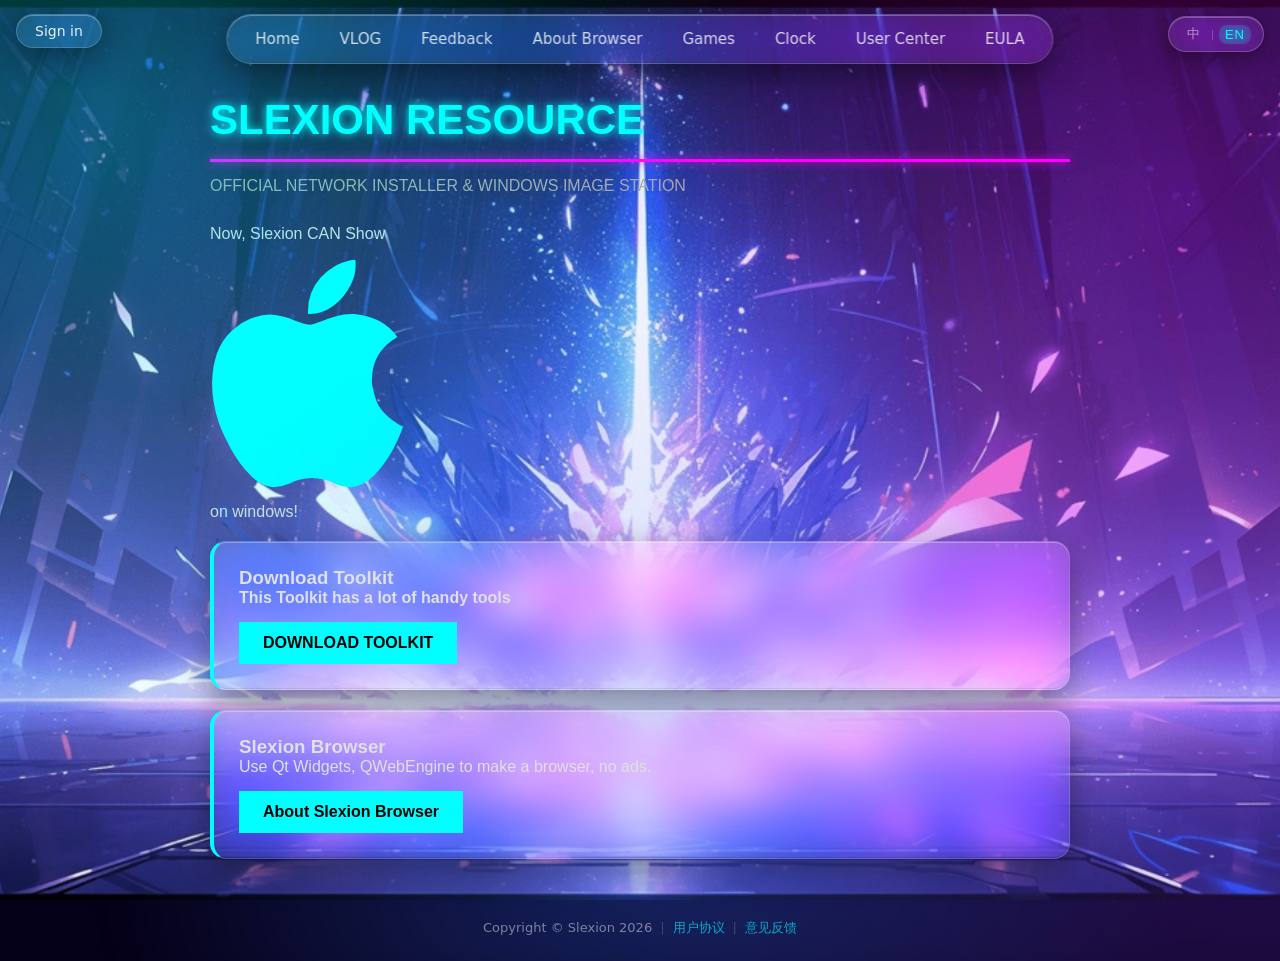
<file: home/home_en.html>
﻿<!DOCTYPE html>
<html lang="zh-CN">
<head>
    <link rel="icon" href="/favicon.ico">
<link rel="shortcut icon" href="/favicon.ico">
<link rel="stylesheet" href="https://cdn.bootcdn.net/ajax/libs/font-awesome/6.4.0/css/all.min.css">
    <meta charset="UTF-8">
    <title>Slexion | Cyberpunk Resource Station</title>
    <style>
        *{margin:0;padding:0;box-sizing:border-box}
        body{
            background:#050118 url("/pic/cyberbg.png") no-repeat center center fixed;
            background-size:cover;
            color:#e0e0e0;
            font-family:sans-serif;
            position:relative;
        }
        /* ===== Liquid Glass 背景彩色光晕（让玻璃有东西可透） ===== */
        .blobs{
            position:fixed;
            inset:-10%;
            z-index:0;
            pointer-events:none;
            background:
                radial-gradient(circle at 15% 20%, rgba(0,255,255,0.30), transparent 42%),
                radial-gradient(circle at 85% 25%, rgba(255,0,255,0.26), transparent 42%),
                radial-gradient(circle at 50% 85%, rgba(60,110,255,0.32), transparent 45%),
                radial-gradient(circle at 90% 80%, rgba(140,60,255,0.24), transparent 40%);
            filter:blur(22px);
            animation:blobFloat 16s ease-in-out infinite alternate;
        }
        @keyframes blobFloat{
            0%{transform:translate(0,0) scale(1);}
            100%{transform:translate(3%,2%) scale(1.06);}
        }
        /* ===== Liquid Glass 材质 ===== */
        .container{
            max-width:900px;
            margin:20px auto 40px;
            padding:0 20px;
        }
        .cyber-title{
            font-size:42px;
            color:#0ff;
            text-shadow:0 0 10px #0ff;
        }
        .glitch-line{
            height:3px;
            background:#f0f;
            margin:15px 0;
            box-shadow:0 0 10px #f0f;
        }
        .cyber-sub{
            color:#aaa;
            margin-bottom:30px;
        }
        .card{
            background:rgba(255,255,255,0.05);
            -webkit-backdrop-filter:blur(18px) saturate(180%) brightness(1.12);
            backdrop-filter:blur(18px) saturate(180%) brightness(1.12);
            border:1px solid rgba(255,255,255,0.14);
            border-left:4px solid #0ff;
            box-shadow:inset 0 1px 0 rgba(255,255,255,0.28), inset 0 -1px 0 rgba(0,0,0,0.08), 0 12px 32px rgba(0,0,0,0.40);
            padding:25px;
            margin:20px 0;
            position:relative;
            overflow:hidden;
            border-radius:16px;
        }
        .card::before{
            content:"";
            position:absolute;
            top:0;left:0;right:0;height:45%;
            background:linear-gradient(180deg,rgba(255,255,255,0.09),transparent);
            pointer-events:none;
        }
        .cyber-btn{
            background:#0ff;
            color:#000;
            padding:12px 24px;
            margin-top:15px;
            text-decoration:none;
            font-weight:bold;
            border:none;
            cursor:pointer;
            display:inline-block;
            position:relative;
            z-index:10;
        }
    </style>
</head>
<body>

<div class="blobs"></div>

<div class="container">
    <h1 class="cyber-title">SLEXION RESOURCE</h1>
    <div class="glitch-line"></div>
    <p class="cyber-sub">OFFICIAL NETWORK INSTALLER & WINDOWS IMAGE STATION</p>
<p data-zh="现在Slexion支持在Windows上显示" data-en="Now, Slexion CAN Show">Now, Slexion CAN Show</p><i class="fa-brands fa-apple" style="font-size:260px;color:#0ff;"></i><p data-zh="了！" data-en="on windows!"> on windows!</p>
    <div class="card">
        <h3 data-zh="工具包下载" data-en="Download Toolkit">Download Toolkit</h3>
        <h4 data-zh="这是整合了实用工具的工具盒子" data-en="This Toolkit has a lot of handy tools">This Toolkit is have a lot of manyuse tools</h4>
        <a href="https://slexion.com/download/msi/ST1.8x64setup.exe" class="cyber-btn">DOWNLOAD TOOLKIT</a>
    </div>

    <div class="card">
        <h3>Slexion Browser</h3>
        <p data-zh="使用Qt Widgets，QWebEngine做的浏览器没有广告" data-en="Use Qt Widgets, QWebEngine to make a browser, no ads.">Use Qt Widgets，QWebEngine make browser, no ads.</p>
        <a href="/browser" class="cyber-btn" data-zh="关于Slexion Browser" data-en="About Slexion Browser">关于Slexion Browser</a>
    </div>
</div>

<script>window.__i18nDefault = 'en';</script>
<script src="/navbar.js"></script>
<script src="/account/auth.js"></script>
<script src="/i18n.js"></script>
<script src="/account.js"></script>
</body>
</html>
</file>
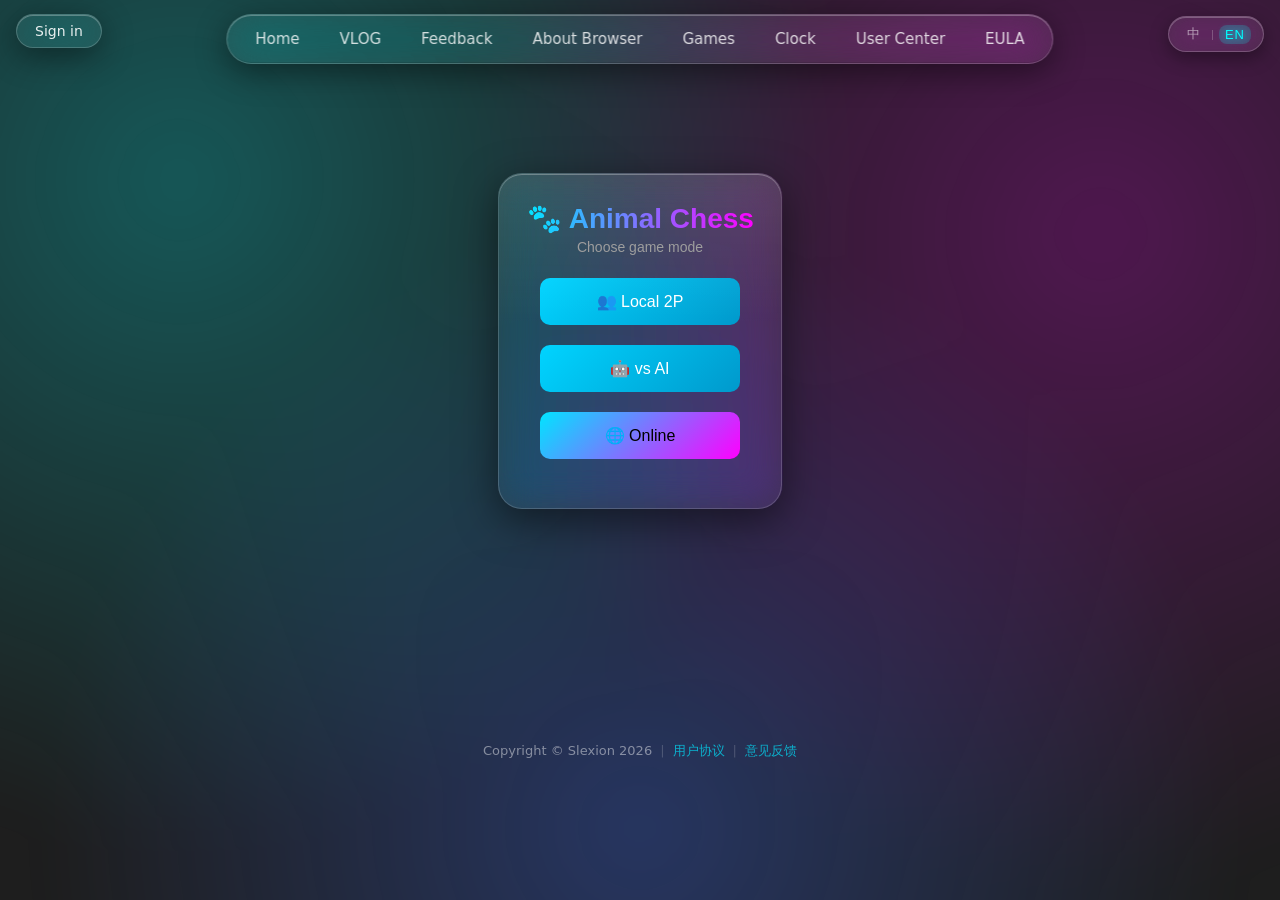
<file: littlegames/BeastPlay.html>
﻿<!DOCTYPE html>
<html lang="zh-CN">
<head>
    <meta charset="UTF-8">
    <meta name="viewport" content="width=device-width, initial-scale=1.0">
    <title data-en="Animal Chess | Slexion">斗兽棋 | Slexion</title>
    <style>
        * { box-sizing: border-box; }
        body {
            background: #1e1e1e;
            color: #d4d4d4;
            display: flex;
            justify-content: center;
            align-items: center;
            min-height: 100vh;
            margin: 0;
            font-family: 'Segoe UI', sans-serif;
            padding: 20px;
            position: relative;
        }
        .blobs {
            position: fixed;
            inset: -10%;
            z-index: 0;
            pointer-events: none;
            background:
                radial-gradient(circle at 20% 25%, rgba(0,255,255,0.26), transparent 45%),
                radial-gradient(circle at 80% 30%, rgba(255,0,255,0.22), transparent 45%),
                radial-gradient(circle at 50% 85%, rgba(60,110,255,0.30), transparent 50%);
            filter: blur(24px);
            animation: blobFloat 16s ease-in-out infinite alternate;
        }
        @keyframes blobFloat {
            0% { transform: translate(0,0) scale(1); }
            100% { transform: translate(3%,2%) scale(1.06); }
        }
        .glass-wrap {
            position: relative;
            z-index: 1;
            text-align: center;
            background: rgba(255,255,255,0.06);
            -webkit-backdrop-filter: blur(18px) saturate(180%) brightness(1.12);
            backdrop-filter: blur(18px) saturate(180%) brightness(1.12);
            border: 1px solid rgba(255,255,255,0.16);
            border-radius: 24px;
            padding: 28px;
            box-shadow: inset 0 1px 0 rgba(255,255,255,0.28), 0 12px 40px rgba(0,0,0,0.5);
            overflow: hidden;
        }
        .glass-wrap::before {
            content: "";
            position: absolute;
            top: 0; left: 0; right: 0; height: 45%;
            background: linear-gradient(180deg, rgba(255,255,255,0.09), transparent);
            pointer-events: none;
        }
        #board {
            display: grid;
            grid-template-columns: repeat(7, 60px);
            grid-template-rows: repeat(9, 60px);
            gap: 0px;
            background: #2a2a2a;
            border: 2px solid #555;
            margin: 0 auto;
        }
        .cell {
            width: 60px;
            height: 60px;
            border: 1px solid #444;
            background: #e8d5b5;
            display: flex;
            justify-content: center;
            align-items: center;
            cursor: pointer;
            position: relative;
            user-select: none;
        }
        .cell svg { width: 44px; height: 44px; }
        .river { background: #4a90d9; }
        .trap-active { background: #ffaa00; opacity: 0.8; }
        .trap-inactive { background: #888; opacity: 0.4; }
        .den-blue { background: #4444ff; opacity: 0.3; border: 3px solid #0000ff; }
        .den-red { background: #ff4444; opacity: 0.3; border: 3px solid #ff0000; }
        .piece-red svg { filter: drop-shadow(0 0 3px #ff6b6b); }
        .piece-blue svg { filter: drop-shadow(0 0 3px #6bb5ff); }
        .selected { outline: 3px solid #f1c40f; }
        .valid-move { background: #4CAF50; opacity: 0.5; }
        .valid-move::after {
            content: '';
            position: absolute;
            width: 20px; height: 20px;
            background: rgba(76,175,80,0.8);
            border-radius: 50%;
        }
        .status { margin-top: 14px; font-size: 15px; min-height: 22px; }
        button {
            padding: 10px 20px;
            font-size: 15px;
            margin: 5px;
            background: linear-gradient(135deg, #00d4ff, #0099cc);
            color: white;
            border: none;
            border-radius: 12px;
            cursor: pointer;
            transition: transform 0.15s, box-shadow 0.15s, opacity .2s;
        }
        button:hover { transform: translateY(-2px); box-shadow: 0 4px 12px rgba(0,212,255,0.4); }
        button:disabled { opacity: 0.5; cursor: not-allowed; transform: none; }
        .btn-danger { background: linear-gradient(135deg, #ff5f6d, #e74c3c); }
        .btn-gray { background: rgba(255,255,255,0.15); }
        .info { font-size: 13px; color: #999; margin-top: 10px; }
        .hidden { display: none !important; }

        /* ===== 大厅 ===== */
        .lobby-card { padding: 10px; }
        .game-title {
            font-size: 28px; margin: 0 0 4px;
            background: linear-gradient(90deg, #00e5ff, #ff00ff);
            -webkit-background-clip: text; -webkit-text-fill-color: transparent;
        }
        .lobby-sub { color: #999; margin: 0 0 18px; font-size: 14px; }
        .lobby-actions { display: flex; gap: 10px; justify-content: center; margin-bottom: 16px; flex-wrap: wrap; }
        .create-btn {
            padding: 12px 24px; font-size: 15px; font-weight: 600;
            background: linear-gradient(135deg, #00e5ff, #ff00ff); color: #000;
            border-radius: 14px;
        }
        .refresh-btn { background: rgba(255,255,255,0.12); }
        .room-list {
            max-height: 340px; overflow-y: auto;
            display: flex; flex-direction: column; gap: 8px;
            padding: 4px;
        }
        .room-item {
            display: flex; align-items: center; justify-content: space-between;
            background: rgba(255,255,255,0.07);
            border: 1px solid rgba(255,255,255,0.12);
            border-radius: 14px;
            padding: 12px 16px;
            transition: background .2s, border-color .2s;
            gap: 10px;
        }
        .room-item:hover { background: rgba(0,229,255,0.1); border-color: rgba(0,229,255,0.4); }
        .room-id { font-family: monospace; font-size: 14px; color: #00d4ff; font-weight: 600; }
        .room-players { font-size: 13px; color: #ccc; flex: 1; text-align: left; overflow: hidden; text-overflow: ellipsis; white-space: nowrap; }
        .room-join-btn { padding: 6px 16px; font-size: 13px; }
        .room-empty { text-align: center; color: #888; padding: 30px 0; font-size: 14px; }
        .room-status { font-size: 12px; padding: 3px 10px; border-radius: 20px; }
        .room-status.waiting { background: rgba(255,170,0,0.2); color: #ffaa00; }
        .room-status.playing { background: rgba(76,175,80,0.2); color: #4CAF50; }
        .room-status.full { background: rgba(255,80,80,0.2); color: #ff6b6b; }

        /* ===== 等待界面 ===== */
        .waiting-card { padding: 10px; }
        .waiting-sub { color: #999; font-size: 14px; margin: 8px 0 18px; }
        .seat-list { display: flex; flex-direction: column; gap: 10px; margin: 16px 0; }
        .seat {
            display: flex; align-items: center; justify-content: center; gap: 12px;
            padding: 14px 20px;
            border-radius: 14px;
            background: rgba(255,255,255,0.06);
            border: 1px solid rgba(255,255,255,0.12);
            font-size: 15px;
            min-height: 52px;
        }
        .seat .seat-icon { font-size: 22px; }
        .seat .seat-name { font-weight: 600; }
        .seat .seat-tag { font-size: 12px; padding: 3px 10px; border-radius: 20px; background: rgba(0,229,255,0.15); color: #00d4ff; }
        .seat.empty { border-style: dashed; color: #777; }
        .waiting-tip { color: #888; font-size: 13px; margin-top: 14px; }

        /* ===== 游戏头部 ===== */
        .game-header {
            display: flex;
            justify-content: space-between;
            align-items: center;
            margin-bottom: 10px;
            font-size: 13px;
            gap: 8px;
        }
        .game-header .side {
            display: flex; align-items: center; gap: 6px;
            padding: 6px 12px; border-radius: 20px;
            background: rgba(255,255,255,0.08);
            min-width: 90px; justify-content: center;
        }
        .online-indicator { display: inline-block; width: 9px; height: 9px; border-radius: 50%; }
        .online { background: #4CAF50; }
        .offline { background: #666; }
        .turn-indicator { padding: 7px 14px; border-radius: 20px; font-weight: bold; font-size: 13px; white-space: nowrap; }
        .turn-red { background: rgba(231,76,60,0.3); color: #ff6b6b; }
        .turn-blue { background: rgba(52,152,219,0.3); color: #6bb5ff; }

        /* ===== 登录提示弹窗 ===== */
        .login-overlay {
            position: fixed; inset: 0;
            background: rgba(0,0,0,0.85);
            display: flex; align-items: center; justify-content: center;
            z-index: 99999;
            background-image: radial-gradient(circle at 20% 30%, rgba(0,229,255,0.15), transparent 50%),
                              radial-gradient(circle at 80% 70%, rgba(255,0,255,0.12), transparent 50%);
        }
        .login-box {
            background: rgba(15,15,30,0.92);
            -webkit-backdrop-filter: blur(24px) saturate(180%) brightness(1.15);
            backdrop-filter: blur(24px) saturate(180%) brightness(1.15);
            border: 1px solid rgba(255,255,255,0.15);
            border-radius: 24px;
            padding: 40px 48px;
            text-align: center;
            max-width: 420px;
            box-shadow: 0 20px 60px rgba(0,0,0,0.6), inset 0 1px 0 rgba(255,255,255,0.1);
        }
        .login-icon { font-size: 52px; margin-bottom: 14px; }
        .login-box h1 {
            font-size: 26px; color: #fff; margin-bottom: 10px;
            background: linear-gradient(90deg, #00e5ff, #ff00ff);
            -webkit-background-clip: text; -webkit-text-fill-color: transparent;
        }
        .login-box p { color: #aaa; margin-bottom: 24px; font-size: 14px; line-height: 1.6; }
        .login-buttons { display: flex; gap: 12px; justify-content: center; flex-wrap: wrap; }
        .login-btn {
            padding: 12px 26px; border-radius: 12px; font-size: 14px; font-weight: bold;
            cursor: pointer; text-decoration: none; border: none; font-family: inherit;
        }
        .login-btn-home { background: rgba(255,255,255,0.08); color: #fff; border: 1px solid rgba(255,255,255,0.2); }
        .login-btn-go { background: linear-gradient(90deg, #00e5ff, #ff00ff); color: #000; }

        @media (max-width: 600px) {
            #board { grid-template-columns: repeat(7, 45px); grid-template-rows: repeat(9, 45px); }
            .cell { width: 45px; height: 45px; }
            .cell svg { width: 34px; height: 34px; }
            .glass-wrap { padding: 16px; }
            .game-header { flex-direction: column; }
        }
    </style>
</head>
<body>
    <div class="blobs"></div>
    <div class="glass-wrap">
        <!-- 主菜单 -->
        <div id="menuScreen" class="menu-screen">
            <h1 class="game-title" data-en="🐾 Animal Chess">🐾 斗兽棋</h1>
            <p class="lobby-sub" data-en="Choose game mode">选择游戏模式</p>
            <div class="lobby-actions" style="flex-direction: column; align-items: center;">
                <button style="min-width:200px; font-size:16px; padding:14px 30px;" onclick="startLocalGame()">
                    <span data-en="👥 Local 2P">👥 本地双人</span>
                </button>
                <button style="min-width:200px; font-size:16px; padding:14px 30px;" onclick="startAIGame()">
                    <span data-en="🤖 vs AI">🤖 本地 AI</span>
                </button>
                <button style="min-width:200px; font-size:16px; padding:14px 30px; background:linear-gradient(135deg,#00e5ff,#ff00ff); color:#000;" onclick="openOnlineLobby()">
                    <span data-en="🌐 Online">🌐 联机对战</span>
                </button>
            </div>
        </div>

        <!-- 联机大厅 -->
        <div id="lobbyScreen" class="lobby-card hidden">
            <h1 class="game-title" data-en="🌐 Online Lobby">🌐 联机大厅</h1>
            <p class="lobby-sub" data-en="Select a room or create a new one">选择房间或创建新房间</p>
            <div class="lobby-actions">
                <button class="create-btn" onclick="onlineJoin()" data-en="🚀 Quick Join / Create Room">🚀 快速加入 / 创建房间</button>
                <button class="refresh-btn" onclick="loadRoomList()" data-en="🔄 Refresh List">🔄 刷新列表</button>
                <button class="btn-gray" onclick="backToMenu()" data-en="← Back">← 返回</button>
            </div>
            <div id="room-list" class="room-list">
                <div class="room-empty" data-en="Loading...">加载中...</div>
            </div>
        </div>

        <!-- 等待界面 -->
        <div id="waitingScreen" class="waiting-card hidden">
            <h1 class="game-title" data-en="🃏 Waiting Room">🃏 等待房间</h1>
            <p class="waiting-sub" id="waiting-sub" data-en="Matching players...">正在匹配玩家...</p>
            <div id="seat-list" class="seat-list"></div>
            <div class="lobby-actions">
                <button id="add-ai-btn" class="btn-gray hidden" onclick="onlineAddAI()" data-en="🤖 Add AI to Start">🤖 添加 AI 开始游戏</button>
                <button id="disband-btn" class="btn-danger hidden" onclick="onlineLeave()" data-en="🗑 Disband Room">🗑 解散房间</button>
                <button id="leave-btn" class="btn-gray hidden" onclick="onlineLeave()" data-en="← Leave Room">← 离开房间</button>
            </div>
            <p class="waiting-tip" data-en="Game starts when 2 players join, or add AI to start">房间满2人自动开始，或点击添加 AI 开始</p>
        </div>

        <!-- 游戏界面 -->
        <div id="gameScreen" class="hidden">
            <div class="game-header">
                <div class="side" id="redSide"></div>
                <div id="turnIndicator" class="turn-indicator turn-red" data-en="Red's Turn">红方回合</div>
                <div class="side" id="blueSide"></div>
            </div>
            <div id="board"></div>
            <div class="status" id="status">点击棋子选中，再点击目标格移动</div>
            <div>
                <button onclick="restartGame()" data-en="New Game">新游戏</button>
                <button id="exitGameBtn" onclick="exitGame()" style="background: #666;" class="hidden" data-en="← Exit">← 退出</button>
            </div>
            <div class="info" data-en="Rat swims · Lion & Tiger jump rivers · Traps work once · Trapped pieces are stuck">鼠下河 · 狮虎跳河 · 陷阱一次使用 · 进入陷阱会被陷住</div>
        </div>
    </div>

    <!-- 登录提示弹窗 -->
    <div id="loginOverlay" class="login-overlay hidden">
        <div class="login-box">
            <div class="login-icon">🔒</div>
            <h1 data-en="Login Required">需要登录</h1>
            <p data-en="You need to login with Slexion Account to play online">联机对战需要登录 Slexion Account 才能游玩</p>
            <div class="login-buttons">
                <button class="login-btn login-btn-home" onclick="hideLoginOverlay(); backToMenu();" data-en="Back to Home">返回主页</button>
                <button class="login-btn login-btn-go" onclick="hideLoginOverlay(); openLogin();" data-en="Login">去登录</button>
            </div>
        </div>
    </div>

    <!-- 房间已解散弹窗 -->
    <div id="disbandedOverlay" class="login-overlay hidden">
        <div class="login-box">
            <div class="login-icon">🚪</div>
            <h1 data-en="Room Disbanded">房间已解散</h1>
            <p data-en="Host left or not enough players">房主已退出房间或人数不足</p>
            <div class="login-buttons">
                <button class="login-btn login-btn-home" onclick="document.getElementById('disbandedOverlay').classList.add('hidden'); backToMenu();" data-en="Back to Lobby">返回大厅</button>
            </div>
        </div>
    </div>

    <script src="/navbar.js"></script>
    <script src="/account/auth.js"></script>
    <script src="/i18n.js"></script>
    <script src="/account.js"></script>
    <script>
        // ========== SVG 棋子图标 ==========
        const SVG_ICONS = {
            RAT: `<svg viewBox="0 0 64 64" xmlns="http://www.w3.org/2000/svg"><ellipse cx="32" cy="40" rx="16" ry="14" fill="currentColor"/><circle cx="22" cy="24" r="8" fill="currentColor"/><circle cx="42" cy="24" r="8" fill="currentColor"/><circle cx="22" cy="24" r="4" fill="#ffb6c1"/><circle cx="42" cy="24" r="4" fill="#ffb6c1"/><ellipse cx="32" cy="36" rx="10" ry="8" fill="#ffb6c1"/><circle cx="28" cy="34" r="1.5" fill="#000"/><circle cx="36" cy="34" r="1.5" fill="#000"/><ellipse cx="32" cy="39" rx="2" ry="1.5" fill="#ff69b4"/><path d="M48 44 Q58 42 56 52" stroke="currentColor" stroke-width="2" fill="none"/></svg>`,
            CAT: `<svg viewBox="0 0 64 64" xmlns="http://www.w3.org/2000/svg"><path d="M16 28 L12 12 L26 22 Z" fill="currentColor"/><path d="M48 28 L52 12 L38 22 Z" fill="currentColor"/><path d="M16 28 L14 16 L24 22 Z" fill="#ffb6c1"/><path d="M48 28 L50 16 L40 22 Z" fill="#ffb6c1"/><ellipse cx="32" cy="38" rx="18" ry="16" fill="currentColor"/><ellipse cx="32" cy="42" rx="12" ry="10" fill="#ffb6c1"/><circle cx="25" cy="36" r="2.5" fill="#000"/><circle cx="39" cy="36" r="2.5" fill="#000"/><circle cx="25.5" cy="35.5" r="0.8" fill="#fff"/><circle cx="39.5" cy="35.5" r="0.8" fill="#fff"/><path d="M30 41 L32 43 L34 41" stroke="#ff69b4" stroke-width="1.5" fill="none"/><line x1="18" y1="40" x2="8" y2="38" stroke="currentColor" stroke-width="1"/><line x1="18" y1="43" x2="8" y2="44" stroke="currentColor" stroke-width="1"/><line x1="46" y1="40" x2="56" y2="38" stroke="currentColor" stroke-width="1"/><line x1="46" y1="43" x2="56" y2="44" stroke="currentColor" stroke-width="1"/></svg>`,
            DOG: `<svg viewBox="0 0 64 64" xmlns="http://www.w3.org/2000/svg"><ellipse cx="32" cy="38" rx="18" ry="16" fill="currentColor"/><path d="M14 28 Q8 20 14 14 Q20 18 22 28 Z" fill="currentColor"/><path d="M50 28 Q56 20 50 14 Q44 18 42 28 Z" fill="currentColor"/><ellipse cx="32" cy="44" rx="10" ry="8" fill="#deb887"/><circle cx="25" cy="36" r="2.5" fill="#000"/><circle cx="39" cy="36" r="2.5" fill="#000"/><circle cx="25.5" cy="35.5" r="0.8" fill="#fff"/><circle cx="39.5" cy="35.5" r="0.8" fill="#fff"/><ellipse cx="32" cy="42" rx="3" ry="2" fill="#000"/><path d="M29 46 Q32 50 35 46" stroke="#000" stroke-width="1.5" fill="none"/><path d="M28 48 Q32 54 36 48" fill="#ff6b6b"/></svg>`,
            WOLF: `<svg viewBox="0 0 64 64" xmlns="http://www.w3.org/2000/svg"><path d="M14 30 L10 14 L24 24 Z" fill="currentColor"/><path d="M50 30 L54 14 L40 24 Z" fill="currentColor"/><ellipse cx="32" cy="40" rx="18" ry="16" fill="currentColor"/><path d="M22 32 L32 28 L42 32 L40 38 L24 38 Z" fill="#666"/><circle cx="25" cy="36" r="2" fill="#ff0"/><circle cx="39" cy="36" r="2" fill="#ff0"/><path d="M28 44 L32 48 L36 44" stroke="#000" stroke-width="1.5" fill="none"/><path d="M26 46 L28 50 L30 46" fill="#fff"/><path d="M34 46 L36 50 L38 46" fill="#fff"/><ellipse cx="32" cy="42" rx="2.5" ry="1.5" fill="#000"/></svg>`,
            PANTHER: `<svg viewBox="0 0 64 64" xmlns="http://www.w3.org/2000/svg"><ellipse cx="32" cy="38" rx="18" ry="16" fill="currentColor"/><path d="M14 28 Q10 18 16 14 Q22 18 22 28 Z" fill="currentColor"/><path d="M50 28 Q54 18 48 14 Q42 18 42 28 Z" fill="currentColor"/><circle cx="20" cy="30" r="2" fill="#ffd700"/><circle cx="28" cy="26" r="1.5" fill="#ffd700"/><circle cx="38" cy="28" r="2" fill="#ffd700"/><circle cx="44" cy="32" r="1.5" fill="#ffd700"/><circle cx="24" cy="42" r="1.5" fill="#ffd700"/><circle cx="40" cy="44" r="2" fill="#ffd700"/><circle cx="25" cy="36" r="2.5" fill="#0f0"/><circle cx="39" cy="36" r="2.5" fill="#0f0"/><ellipse cx="32" cy="42" rx="2.5" ry="1.5" fill="#000"/><path d="M28 46 Q32 50 36 46" stroke="#000" stroke-width="1.5" fill="none"/></svg>`,
            TIGER: `<svg viewBox="0 0 64 64" xmlns="http://www.w3.org/2000/svg"><ellipse cx="32" cy="38" rx="18" ry="16" fill="#ff8c00"/><path d="M14 28 Q10 18 16 14 Q22 18 22 28 Z" fill="#ff8c00"/><path d="M50 28 Q54 18 48 14 Q42 18 42 28 Z" fill="#ff8c00"/><path d="M20 22 L24 28 M26 18 L28 26 M36 18 L34 26 M42 22 L38 28" stroke="#000" stroke-width="2"/><path d="M16 36 L22 38 M16 42 L22 42 M48 36 L42 38 M48 42 L42 42" stroke="#000" stroke-width="2"/><ellipse cx="32" cy="44" rx="10" ry="8" fill="#fff"/><circle cx="25" cy="36" r="2.5" fill="#000"/><circle cx="39" cy="36" r="2.5" fill="#000"/><ellipse cx="32" cy="42" rx="2.5" ry="1.5" fill="#000"/><path d="M28 46 Q32 50 36 46" stroke="#000" stroke-width="1.5" fill="none"/><path d="M28 30 L30 34 M34 30 L32 34" stroke="#000" stroke-width="1.5"/></svg>`,
            LION: `<svg viewBox="0 0 64 64" xmlns="http://www.w3.org/2000/svg"><circle cx="32" cy="36" r="22" fill="#8B4513"/><circle cx="32" cy="36" r="16" fill="#daa520"/><path d="M12 24 L8 18 L16 22 Z" fill="#8B4513"/><path d="M52 24 L56 18 L48 22 Z" fill="#8B4513"/><path d="M10 36 L4 34 L10 40 Z" fill="#8B4513"/><path d="M54 36 L60 34 L54 40 Z" fill="#8B4513"/><path d="M14 50 L10 56 L18 52 Z" fill="#8B4513"/><path d="M50 50 L54 56 L46 52 Z" fill="#8B4513"/><ellipse cx="32" cy="42" rx="9" ry="7" fill="#deb887"/><circle cx="25" cy="34" r="2.5" fill="#000"/><circle cx="39" cy="34" r="2.5" fill="#000"/><circle cx="25.5" cy="33.5" r="0.8" fill="#fff"/><circle cx="39.5" cy="33.5" r="0.8" fill="#fff"/><ellipse cx="32" cy="40" rx="2.5" ry="1.5" fill="#000"/><path d="M28 44 Q32 48 36 44" stroke="#000" stroke-width="1.5" fill="none"/><path d="M26 28 L28 32 M36 28 L34 32" stroke="#fff" stroke-width="1"/></svg>`,
            ELEPHANT: `<svg viewBox="0 0 64 64" xmlns="http://www.w3.org/2000/svg"><ellipse cx="32" cy="36" rx="20" ry="16" fill="currentColor"/><ellipse cx="14" cy="32" rx="8" ry="12" fill="currentColor"/><ellipse cx="50" cy="32" rx="8" ry="12" fill="currentColor"/><ellipse cx="14" cy="32" rx="5" ry="8" fill="#ffb6c1"/><ellipse cx="50" cy="32" rx="5" ry="8" fill="#ffb6c1"/><path d="M28 42 Q26 52 30 56 Q34 58 36 54 Q34 50 34 46" fill="currentColor" stroke="currentColor" stroke-width="1"/><circle cx="25" cy="30" r="2.5" fill="#000"/><circle cx="39" cy="30" r="2.5" fill="#000"/><circle cx="25.5" cy="29.5" r="0.8" fill="#fff"/><circle cx="39.5" cy="29.5" r="0.8" fill="#fff"/><ellipse cx="31" cy="54" rx="2" ry="1" fill="#ffb6c1"/><path d="M20 50 L18 56 M26 52 L25 58 M38 52 L39 58 M44 50 L46 56" stroke="currentColor" stroke-width="3"/></svg>`
        };

        // ========== 常量 ==========
        const ROWS = 9;
        const COLS = 7;
        const API_URL = '/littlegames/beastplay_room.php';
        const SAVE_KEY = 'beastplay_save_v1';

        // ========== 中英切换 ==========
        const T = window.I18N ? I18N.t.bind(I18N) : (z) => z;
        const statusEl = document.getElementById('status');
        let lastStatus = { zh: '', en: '' };
        function showStatus(zh, en) {
            lastStatus.zh = zh;
            lastStatus.en = en;
            statusEl.textContent = T(zh, en);
        }
        function sideName(c) {
            return T(c === 'red' ? '红方' : '蓝方', c === 'red' ? 'Red' : 'Blue');
        }
        function pieceName(info) { return T(info.name, info.en); }
        const PIECES = {
            RAT: { name: '鼠', en: 'Rat', rank: 1, canSwim: true },
            CAT: { name: '猫', en: 'Cat', rank: 2, canSwim: false },
            DOG: { name: '狗', en: 'Dog', rank: 3, canSwim: false },
            WOLF: { name: '狼', en: 'Wolf', rank: 4, canSwim: false },
            PANTHER: { name: '豹', en: 'Leopard', rank: 5, canSwim: false },
            TIGER: { name: '虎', en: 'Tiger', rank: 6, canSwim: false, canJump: true },
            LION: { name: '狮', en: 'Lion', rank: 7, canSwim: false, canJump: true },
            ELEPHANT: { name: '象', en: 'Elephant', rank: 8, canSwim: false }
        };
        const NAME_MAP = { '狮':'LION','虎':'TIGER','象':'ELEPHANT','狼':'WOLF','豹':'PANTHER','狗':'DOG','猫':'CAT','鼠':'RAT' };
        const LAYOUT = [
            ["狮","地","陷","兽","陷","地","虎"],
            ["地","狗","地","陷","地","猫","地"],
            ["鼠","地","豹","地","狼","地","象"],
            ["地","河","河","地","河","河","地"],
            ["地","河","河","地","河","河","地"],
            ["地","河","河","地","河","河","地"],
            ["象","地","狼","地","豹","地","鼠"],
            ["地","猫","地","陷","地","狗","地"],
            ["虎","地","陷","兽","陷","地","狮"]
        ];

        // ========== 状态 ==========
        let board = [];
        let trapState = {};
        let trappedPieces = new Set();
        let selected = null;
        let turn = 'red';
        let gameOver = false;
        let validMoves = [];
        let gameMode = 'local'; // 'local' | 'ai' | 'online'
        let currentPlayer = null; // 'red' or 'blue' in online
        let currentRoomId = null;
        let isRoomOwner = false;
        let pollInterval = null;
        let aiThinking = false;

        // ========== 界面切换 ==========
        function showScreen(id) {
            ['menuScreen','lobbyScreen','waitingScreen','gameScreen'].forEach(function(s) {
                document.getElementById(s).classList.add('hidden');
            });
            document.getElementById(id).classList.remove('hidden');
        }

        function backToMenu() {
            stopPolling();
            gameMode = 'local';
            currentPlayer = null;
            currentRoomId = null;
            isRoomOwner = false;
            aiThinking = false;
            document.getElementById('exitGameBtn').classList.add('hidden');
            try { sessionStorage.removeItem('beastplay_loc'); } catch (e) {}
            showScreen('menuScreen');
        }

        function hideLoginOverlay() { document.getElementById('loginOverlay').classList.add('hidden'); }
        function openLogin() { if (window.SlexionAuth) SlexionAuth.open(); }

        // ========== 登录检查 ==========
        function checkLogin() {
            if (window.SlexionAuth && SlexionAuth.isLoggedIn()) return true;
            document.getElementById('loginOverlay').classList.remove('hidden');
            return false;
        }

        // ========== 联机大厅 ==========
        // 统一 API 请求（禁用缓存，避免旧响应导致的 JSON 解析错误）
        function apiFetch(url, options) {
            options = options || {};
            options.cache = 'no-store';
            return fetch(url, options);
        }

        function openOnlineLobby() {
            if (!checkLogin()) return;
            try { sessionStorage.setItem('beastplay_loc', 'lobby'); } catch (e) {}
            showScreen('lobbyScreen');
            loadRoomList();
            // 若已在房间中则自动进入（支持刷新恢复）
            checkExistingRoom();
        }

        async function checkExistingRoom() {
            try {
                const res = await apiFetch(API_URL + '?action=my_room');
                const data = await res.json();
                if (data.success && data.room) {
                    enterRoom(data.room);
                }
            } catch (e) {}
        }

        async function loadRoomList() {
            const listEl = document.getElementById('room-list');
            listEl.innerHTML = '<div class="room-empty">' + T('加载中...', 'Loading...') + '</div>';
            try {
                const res = await apiFetch(API_URL + '?action=list');
                const data = await res.json();
                if (!data.success) {
                    if (data.error === '请先登录') {
                        document.getElementById('loginOverlay').classList.remove('hidden');
                        return;
                    }
                    listEl.innerHTML = '<div class="room-empty">' + (data.error || '加载失败') + '</div>';
                    return;
                }
                renderRoomList(data.rooms);
            } catch (e) {
                listEl.innerHTML = '<div class="room-empty">' + T('网络错误', 'Network error') + '</div>';
            }
        }

        function renderRoomList(rooms) {
            const listEl = document.getElementById('room-list');
            if (!rooms || rooms.length === 0) {
                listEl.innerHTML = '<div class="room-empty" data-en="No rooms yet, click Quick Join to create one">' + T('暂无房间，点击快速加入创建', 'No rooms yet, click Quick Join to create one') + '</div>';
                return;
            }
            listEl.innerHTML = '';
            rooms.forEach(function(r) {
                const item = document.createElement('div');
                item.className = 'room-item';
                const statusCls = r.status === 'playing' ? 'playing' : (r.player_count >= 2 ? 'full' : 'waiting');
                const statusTxt = r.status === 'playing' ? T('游戏中','Playing') : (r.player_count >= 2 ? T('已满','Full') : T('等待中','Waiting'));
                const names = r.players.map(function(p) { return p.username; }).join(', ') || '...';
                item.innerHTML = '<span class="room-id">' + r.room_id + '</span>' +
                    '<span class="room-players">' + T('玩家','Players') + ': ' + names + ' (' + r.player_count + '/2)</span>' +
                    '<span class="room-status ' + statusCls + '">' + statusTxt + '</span>' +
                    '<button class="room-join-btn" ' + (r.player_count >= 2 ? 'disabled' : '') + '>' + T('加入','Join') + '</button>';
                item.querySelector('button').addEventListener('click', function() {
                    onlineJoinRoom(r.room_id);
                });
                listEl.appendChild(item);
            });
        }

        async function onlineJoin() {
            if (!checkLogin()) return;
            try {
                const res = await apiFetch(API_URL + '?action=join', { method: 'POST' });
                const data = await res.json();
                if (!data.success) {
                    if (data.error === '请先登录') { document.getElementById('loginOverlay').classList.remove('hidden'); return; }
                    alert(data.error || '加入失败');
                    return;
                }
                enterRoom(data.room);
            } catch (e) {
                alert('网络错误: ' + e.message);
            }
        }

        async function onlineJoinRoom(roomId) {
            if (!checkLogin()) return;
            try {
                const res = await apiFetch(API_URL + '?action=join', { method: 'POST' });
                const data = await res.json();
                if (!data.success) { alert(data.error || '加入失败'); return; }
                enterRoom(data.room);
            } catch (e) {
                alert('网络错误: ' + e.message);
            }
        }

        async function onlineAddAI() {
            if (!currentRoomId) return;
            try {
                const res = await apiFetch(API_URL + '?action=add_ai', {
                    method: 'POST',
                    headers: { 'Content-Type': 'application/x-www-form-urlencoded' },
                    body: 'room_id=' + currentRoomId
                });
                const data = await res.json();
                if (data.success) {
                    enterRoom(data.room);
                } else {
                    alert(data.error || '添加AI失败');
                }
            } catch (e) {
                alert('网络错误: ' + e.message);
            }
        }

        async function onlineLeave() {
            if (!currentRoomId) return;
            try {
                await apiFetch(API_URL + '?action=leave', {
                    method: 'POST',
                    headers: { 'Content-Type': 'application/x-www-form-urlencoded' },
                    body: 'room_id=' + currentRoomId
                });
            } catch (e) {}
            stopPolling();
            currentRoomId = null;
            isRoomOwner = false;
            currentPlayer = null;
            gameMode = 'local';
            aiThinking = false;
            document.getElementById('exitGameBtn').classList.add('hidden');
            showScreen('menuScreen');
            openOnlineLobby();
        }

        function enterRoom(room) {
            if (!room) return;
            currentRoomId = room.room_id;
            isRoomOwner = false;
            // 确定我的颜色和房主身份
            const user = (window.SlexionAuth && SlexionAuth.getUser()) || {};
            room.players.forEach(function(p) {
                if (!p.is_ai && String(p.user_id) === String(user.id)) {
                    currentPlayer = p.color;
                }
            });
            isRoomOwner = (String(room.owner_user_id) === String(user.id));

            if (room.status === 'playing' && room.gameState) {
                // 游戏进行中，直接进入
                gameMode = 'online';
                startOnlineGame(room);
                return;
            }
            // 等待界面
            showScreen('waitingScreen');
            renderWaitingRoom(room);
            startPolling();
        }

        function renderWaitingRoom(room) {
            const listEl = document.getElementById('seat-list');
            listEl.innerHTML = '';
            const seats = [
                { color: 'red', icon: '🔴' },
                { color: 'blue', icon: '🔵' }
            ];
            const playersByColor = {};
            (room.players || []).forEach(function(p) { playersByColor[p.color] = p; });

            seats.forEach(function(s) {
                const seat = document.createElement('div');
                const p = playersByColor[s.color];
                if (p) {
                    seat.className = 'seat';
                    const isAI = p.is_ai;
                    const isMe = !isAI && (window.SlexionAuth && SlexionAuth.getUser()) && String(p.user_id) === String(SlexionAuth.getUser().id);
                    seat.innerHTML = '<span class="seat-icon">' + s.icon + '</span>' +
                        '<span class="seat-name">' + (isAI ? '🤖 ' : '') + p.username + '</span>' +
                        (isMe ? '<span class="seat-tag">' + T('我','You') + '</span>' : '');
                } else {
                    seat.className = 'seat empty';
                    seat.innerHTML = '<span class="seat-icon">' + s.icon + '</span>' +
                        '<span>' + T('等待加入...','Waiting for player...') + '</span>';
                }
                listEl.appendChild(seat);
            });

            // 按钮显示
            document.getElementById('add-ai-btn').classList.toggle('hidden', !isRoomOwner || room.players.length >= 2);
            document.getElementById('disband-btn').classList.toggle('hidden', !isRoomOwner);
            document.getElementById('leave-btn').classList.toggle('hidden', isRoomOwner);
            document.getElementById('waiting-sub').textContent = room.players.length >= 2
                ? T('游戏即将开始...', 'Game starting...')
                : T('正在匹配玩家...', 'Matching players...');
        }

        // ========== 轮询 ==========
        function startPolling() {
            stopPolling();
            pollInterval = setInterval(pollRoom, 1200);
        }
        function stopPolling() {
            if (pollInterval) { clearInterval(pollInterval); pollInterval = null; }
        }

        async function pollRoom() {
            if (!currentRoomId) return;
            try {
                const res = await apiFetch(API_URL + '?action=status&room_id=' + currentRoomId);
                const data = await res.json();
                if (!data.success) {
                    if (data.error === '房间不存在') {
                        showDisbanded();
                    }
                    return;
                }
                const room = data.room;
                if (room.status === 'finished') {
                    showDisbanded();
                    return;
                }
                if (document.getElementById('waitingScreen').classList.contains('hidden') === false) {
                    renderWaitingRoom(room);
                    if (room.status === 'playing') {
                        gameMode = 'online';
                        startOnlineGame(room);
                    }
                    return;
                }
                // 游戏中：同步状态
                if (gameMode === 'online' && room.gameState) {
                    updateOnlineGame(room);
                }
            } catch (e) {}
        }

        function showDisbanded() {
            stopPolling();
            document.getElementById('disbandedOverlay').classList.remove('hidden');
        }

        function startOnlineGame(room) {
            stopPolling();
            gameMode = 'online';
            showScreen('gameScreen');
            document.getElementById('exitGameBtn').classList.remove('hidden');
            document.getElementById('exitGameBtn').textContent = T('← 离开房间', '← Leave Room');
            document.getElementById('exitGameBtn').onclick = function() { onlineLeave(); };
            // 应用服务器状态
            if (room.gameState) {
                applyGameState(room.gameState);
            } else {
                initGame();
            }
            startPolling();
        }

        function updateOnlineGame(room) {
            if (!room.gameState) return;
            const state = room.gameState;
            // 只有在轮到自己或首次加载时应用（避免覆盖本地选中状态）
            if (state.lastSync !== (window.__lastSync || 0)) {
                window.__lastSync = state.lastSync;
            }
            // 对比：如果服务器状态不同则应用
            if (JSON.stringify(state.board) !== JSON.stringify(board) || state.turn !== turn) {
                applyGameState(state);
            }
            updateOnlineHeader(room);
        }

        function updateOnlineHeader(room) {
            const user = (window.SlexionAuth && SlexionAuth.getUser()) || {};
            const redP = (room.players || []).find(function(p) { return p.color === 'red'; });
            const blueP = (room.players || []).find(function(p) { return p.color === 'blue'; });
            const redIsMe = redP && !redP.is_ai && String(redP.user_id) === String(user.id);
            const blueIsMe = blueP && !blueP.is_ai && String(blueP.user_id) === String(user.id);
            document.getElementById('redSide').innerHTML =
                '<span class="online-indicator ' + (redP ? 'online' : 'offline') + '"></span>' +
                (redP ? (redP.is_ai ? '🤖 ' : '') + redP.username : T('等待中','Waiting')) +
                (redIsMe ? ' (' + T('你','You') + ')' : '');
            document.getElementById('blueSide').innerHTML =
                '<span class="online-indicator ' + (blueP ? 'online' : 'offline') + '"></span>' +
                (blueP ? (blueP.is_ai ? '🤖 ' : '') + blueP.username : T('等待中','Waiting')) +
                (blueIsMe ? ' (' + T('你','You') + ')' : '');
        }

        // ========== 本地模式 ==========
        function startLocalGame() {
            gameMode = 'local';
            currentPlayer = null;
            aiThinking = false;
            document.getElementById('exitGameBtn').classList.remove('hidden');
            document.getElementById('exitGameBtn').textContent = T('← 退出', '← Exit');
            document.getElementById('exitGameBtn').onclick = function() { backToMenu(); };
            showScreen('gameScreen');
            tryRestoreSave();
        }

        function startAIGame() {
            gameMode = 'ai';
            currentPlayer = null;
            aiThinking = false;
            document.getElementById('exitGameBtn').classList.remove('hidden');
            document.getElementById('exitGameBtn').textContent = T('← 退出', '← Exit');
            document.getElementById('exitGameBtn').onclick = function() { backToMenu(); };
            showScreen('gameScreen');
            tryRestoreSave();
        }

        function exitGame() { backToMenu(); }

        // ========== 存档（刷新不重置） ==========
        function saveGame() {
            if (gameMode !== 'local' && gameMode !== 'ai') return;
            try {
                const save = {
                    version: 1,
                    gameMode: gameMode,
                    board: board,
                    trapState: trapState,
                    trappedPieces: Array.from(trappedPieces),
                    turn: turn,
                    gameOver: gameOver,
                    savedAt: Date.now()
                };
                localStorage.setItem(SAVE_KEY, JSON.stringify(save));
            } catch (e) {}
        }

        function clearSave() {
            try { localStorage.removeItem(SAVE_KEY); } catch (e) {}
        }

        function tryRestoreSave() {
            try {
                const raw = localStorage.getItem(SAVE_KEY);
                if (!raw) { initGame(); return; }
                const save = JSON.parse(raw);
                if (!save || save.gameMode !== gameMode) { initGame(); return; }
                board = save.board;
                trapState = save.trapState;
                trappedPieces = new Set(save.trappedPieces || []);
                turn = save.turn;
                gameOver = save.gameOver;
                selected = null;
                validMoves = [];
                aiThinking = false;
                render();
                updateTurnIndicator();
                showStatus('🔄 已恢复上次对局', '🔄 Restored previous game');
                if (gameMode === 'ai' && !gameOver && turn === 'blue') {
                    setTimeout(aiMove, 800);
                }
            } catch (e) {
                initGame();
            }
        }

        // ========== 初始化 ==========
        function initTrapState() {
            trapState = {};
            [[0,2],[0,4],[1,3],[8,2],[8,4],[7,3]].forEach(function(pos) {
                trapState[pos[0] + ',' + pos[1]] = true;
            });
            trappedPieces.clear();
        }

        function initBoard() {
            board = [];
            for (let r = 0; r < ROWS; r++) {
                board[r] = [];
                for (let c = 0; c < COLS; c++) board[r][c] = null;
            }
            for (let r = 0; r < LAYOUT.length; r++) {
                for (let c = 0; c < COLS; c++) {
                    const val = LAYOUT[r][c];
                    if (val === '地' || val === '河' || val === '陷' || val === '兽') continue;
                    const typeKey = NAME_MAP[val];
                    if (!typeKey) continue;
                    board[r][c] = { type: typeKey, color: (r <= 2) ? 'blue' : 'red' };
                }
            }
        }

        // ========== 格子类型 ==========
        function getCellType(r, c) {
            if (r < 0 || r >= ROWS || c < 0 || c >= COLS) return 'none';
            const key = r + ',' + c;
            if (trapState[key] === true) {
                if ((r === 0 && (c === 2 || c === 4)) || (r === 1 && c === 3) ||
                    (r === 8 && (c === 2 || c === 4)) || (r === 7 && c === 3)) return 'trap';
            }
            if (trapState[key] === false) return 'land';
            if ((r === 0 || r === 8) && c === 3) return 'den';
            if (r >= 3 && r <= 5) {
                if (c === 0 || c === 3 || c === 6) return 'land';
                return 'river';
            }
            return 'land';
        }

        function isOwnDen(row, col, color) {
            if (color === 'red' && row === 8 && col === 3) return true;
            if (color === 'blue' && row === 0 && col === 3) return true;
            return false;
        }

        // ========== 走法 ==========
        function getValidMoves(row, col) {
            const piece = board[row][col];
            if (!piece) return [];
            if (trappedPieces.has(row + ',' + col)) return [];
            const moves = [];
            const dirs = [[-1,0],[1,0],[0,-1],[0,1]];
            const info = PIECES[piece.type];
            for (const [dr, dc] of dirs) {
                const nr = row + dr, nc = col + dc;
                if (nr < 0 || nr >= ROWS || nc < 0 || nc >= COLS) continue;
                const targetType = getCellType(nr, nc);
                if (targetType === 'river') {
                    if (!info.canSwim) {
                        if (info.canJump) {
                            let jr = row + dr, jc = col + dc;
                            let jumped = false;
                            while (jr >= 0 && jr < ROWS && jc >= 0 && jc < COLS) {
                                const curType = getCellType(jr, jc);
                                // 跳河落点可以是陆地或陷阱（兽穴除外）
                                if (curType !== 'river') {
                                    if (jumped && (curType === 'land' || curType === 'trap')) {
                                        const target = board[jr][jc];
                                        // 被陷住的子失去战斗力，任何子（包括同色）都可跳进吃掉
                                        var targetTrapped = target && trappedPieces.has(jr + ',' + jc);
                                        if (!target || targetTrapped || (target.color !== piece.color && canEat(piece, target))) {
                                            moves.push({ row: jr, col: jc, isJump: true });
                                        }
                                    }
                                    break;
                                }
                                // 河流中有子（如老鼠）则不能跳过
                                if (board[jr][jc] !== null) break;
                                jumped = true; jr += dr; jc += dc;
                            }
                        }
                        continue;
                    }
                }
                const target = board[nr][nc];
                if (target) {
                    // 被陷住的子失去战斗力，任何子（包括同色）都可走进吃掉
                    var targetTrapped = trappedPieces.has(nr + ',' + nc);
                    if (targetTrapped || (target.color !== piece.color && canEat(piece, target))) {
                        moves.push({ row: nr, col: nc });
                    }
                } else {
                    if (targetType === 'den' && isOwnDen(nr, nc, piece.color)) continue;
                    moves.push({ row: nr, col: nc });
                }
            }
            return moves;
        }

        function canEat(attacker, defender) {
            if (trappedPieces.has(defender.row + ',' + defender.col)) return true;
            if (attacker.type === 'RAT' && defender.type === 'ELEPHANT') return true;
            if (attacker.type === 'ELEPHANT' && defender.type === 'RAT') return false;
            return PIECES[attacker.type].rank >= PIECES[defender.type].rank;
        }

        function checkWin(row, col, color) {
            const opp = color === 'red' ? 'blue' : 'red';
            if (getCellType(row, col) === 'den') {
                if ((row === 0 && opp === 'blue') || (row === 8 && opp === 'red')) return true;
            }
            return false;
        }

        // ========== 交互 ==========
        function handleClick(row, col) {
            if (gameOver) return;
            if (gameMode === 'ai' && (aiThinking || turn === 'blue')) {
                showStatus('🤖 AI 正在思考...', '🤖 AI is thinking...');
                return;
            }
            if (gameMode === 'online' && currentPlayer !== turn) {
                showStatus('等待对手走棋...', 'Waiting for opponent...');
                return;
            }
            const piece = board[row][col];
            if (selected) {
                if (selected.row === row && selected.col === col) {
                    selected = null; validMoves = []; render();
                    showStatus('取消选中', 'Deselected');
                    return;
                }
                movePiece(row, col);
                return;
            }
            if (piece && piece.color === turn) {
                selected = { row, col };
                validMoves = getValidMoves(row, col);
                render();
                showStatus('选中了 ' + sideName(piece.color) + ' ' + pieceName(PIECES[piece.type]) + '，' + validMoves.length + ' 个走法',
                           'Selected ' + piece.color + ' ' + PIECES[piece.type].en + ', ' + validMoves.length + ' moves');
            } else {
                showStatus('请选择己方棋子', 'Please select your own piece');
            }
        }

        // ========== 执行移动 ==========
        function movePiece(row, col) {
            if (!selected) return;
            const fromRow = selected.row, fromCol = selected.col;
            const piece = board[fromRow][fromCol];
            if (!piece) return;
            const isValid = validMoves.some(function(m) { return m.row === row && m.col === col; });
            if (!isValid) {
                showStatus('❌ 不能走到这里', '❌ Cannot move here');
                selected = null; validMoves = []; render();
                return;
            }
            doMove(fromRow, fromCol, row, col, piece);
            if (gameOver) return;
            if (gameMode === 'ai' && turn === 'blue') aiMove();
        }

        // 执行移动并处理回合切换
        function doMove(fromRow, fromCol, row, col, piece) {
            const target = board[row][col];
            if (target) trappedPieces.delete(row + ',' + col);
            board[row][col] = piece;
            board[fromRow][fromCol] = null;
            selected = null;
            validMoves = [];

            let msgZh = '✅ 移动成功，轮到 ' + sideName(turn === 'red' ? 'blue' : 'red');
            let msgEn = '✅ Moved, ' + (turn === 'red' ? "Blue" : "Red") + "'s turn";
            if (target) {
                if (target.color === piece.color) {
                    msgZh = '🔄 替换了被陷住的' + pieceName(PIECES[target.type]) + '！';
                    msgEn = '🔄 Replaced trapped ' + PIECES[target.type].en + '!';
                } else {
                    msgZh = '💥 吃掉了对方的' + pieceName(PIECES[target.type]) + '！';
                    msgEn = '💥 Ate the ' + PIECES[target.type].en + '!';
                }
            }
            if (getCellType(row, col) === 'trap') {
                const trapColor = (row === 0 || row === 1) ? 'blue' : 'red';
                if (piece.color !== trapColor) {
                    trapState[row + ',' + col] = false;
                    trappedPieces.add(row + ',' + col);
                    msgZh = '💥 陷阱被踩！棋子被陷住！';
                    msgEn = '💥 Trap triggered! Piece trapped!';
                }
            }
            if (checkWin(row, col, piece.color)) {
                gameOver = true;
                render(); updateTurnIndicator();
                showStatus('🎉 ' + sideName(piece.color) + ' 获胜！进入兽穴！', '🎉 ' + piece.color + ' wins! Entered the den!');
                if (gameMode === 'local' || gameMode === 'ai') clearSave();
                if (gameMode === 'online') syncOnlineState();
                return;
            }
            turn = (turn === 'red' ? 'blue' : 'red');
            render(); updateTurnIndicator();
            showStatus(msgZh, msgEn);
            if (gameMode === 'local' || gameMode === 'ai') saveGame();
            if (gameMode === 'online') syncOnlineState();
        }

        // ========== 联机状态同步 ==========
        function getOnlineState() {
            return {
                board: board,
                trapState: trapState,
                trappedPieces: Array.from(trappedPieces),
                turn: turn,
                gameOver: gameOver,
                winner: null,
                lastSync: Date.now()
            };
        }

        async function syncOnlineState() {
            if (gameMode !== 'online' || !currentRoomId) return;
            try {
                await apiFetch(API_URL + '?action=update_state', {
                    method: 'POST',
                    headers: { 'Content-Type': 'application/x-www-form-urlencoded' },
                    body: 'room_id=' + currentRoomId + '&color=' + currentPlayer + '&gameState=' + encodeURIComponent(JSON.stringify(getOnlineState()))
                });
            } catch (e) {}
        }

        function applyGameState(state) {
            board = state.board;
            trapState = state.trapState;
            trappedPieces = new Set(state.trappedPieces || []);
            turn = state.turn;
            gameOver = state.gameOver;
            selected = null;
            validMoves = [];
            aiThinking = false;
            render();
            updateTurnIndicator();
            if (gameOver) showStatus('游戏结束', 'Game Over');
        }

        // ========== AI 逻辑（升级版：深度2前瞻） ==========
        function aiMove() {
            if (gameOver || aiThinking) return;
            aiThinking = true;
            showStatus('🤖 AI 正在思考...', '🤖 AI is thinking...');
            setTimeout(function() {
                const move = aiChooseMove('blue');
                aiThinking = false;
                if (move) {
                    // 模拟选中移动
                    selected = { row: move.fromRow, col: move.fromCol };
                    validMoves = getValidMoves(move.fromRow, move.fromCol);
                    doMove(move.fromRow, move.fromCol, move.row, move.col, move.piece);
                    if (gameOver) return;
                    // doMove 已切换回合，若 AI 模式轮到 AI 会再次触发
                    if (gameMode === 'ai' && turn === 'blue' && !gameOver) aiMove();
                } else {
                    gameOver = true;
                    render(); updateTurnIndicator();
                    showStatus('🎉 恭喜！AI 无棋可走，你获胜了！', '🎉 Congratulations! AI has no moves, you win!');
                    clearSave();
                }
            }, 400 + Math.random() * 600);
        }

        // 获取某颜色的所有候选走法
        function getCandidateMoves(color) {
            const candidates = [];
            for (let r = 0; r < ROWS; r++) {
                for (let c = 0; c < COLS; c++) {
                    const piece = board[r][c];
                    if (!piece || piece.color !== color) continue;
                    if (trappedPieces.has(r + ',' + c)) continue;
                    const moves = getValidMoves(r, c);
                    moves.forEach(function(m) {
                        candidates.push({ fromRow: r, fromCol: c, row: m.row, col: m.col, piece: piece });
                    });
                }
            }
            return candidates;
        }

        // AI 选棋：深度2 前瞻
        function aiChooseMove(color) {
            const candidates = getCandidateMoves(color);
            if (candidates.length === 0) return null;

            const scored = candidates.map(function(mv) {
                const score = aiScoreMove(mv.fromRow, mv.fromCol, mv.row, mv.col, mv.piece, color);
                return { fromRow: mv.fromRow, fromCol: mv.fromCol, row: mv.row, col: mv.col, piece: mv.piece, score: score };
            });

            scored.sort(function(a, b) { return b.score - a.score; });

            // 前8个最佳走法做深度2前瞻
            const topMoves = scored.slice(0, 8);
            let bestMove = null;
            let bestScore = -Infinity;
            topMoves.forEach(function(mv) {
                const finalScore = mv.score + lookaheadScore(mv, color);
                if (finalScore > bestScore) {
                    bestScore = finalScore;
                    bestMove = mv;
                }
            });
            return bestMove;
        }

        // 前瞻：模拟走棋后评估对手的最佳回应
        function lookaheadScore(mv, color) {
            // 保存当前全局状态
            const saveB = board, saveT = trapState, saveTP = trappedPieces;
            // 深拷贝模拟状态
            board = board.map(function(arr) { return arr.slice(); });
            trapState = Object.assign({}, trapState);
            trappedPieces = new Set(trappedPieces);

            // 执行 AI 走法
            const piece = board[mv.fromRow][mv.fromCol];
            const target = board[mv.row][mv.col];
            if (target) trappedPieces.delete(mv.row + ',' + mv.col);
            board[mv.row][mv.col] = piece;
            board[mv.fromRow][mv.fromCol] = null;
            if (getCellType(mv.row, mv.col) === 'trap') {
                const trapColor = (mv.row === 0 || mv.row === 1) ? 'blue' : 'red';
                if (piece.color !== trapColor) {
                    trapState[mv.row + ',' + mv.col] = false;
                    trappedPieces.add(mv.row + ',' + mv.col);
                }
            }
            // 检查 AI 是否获胜
            let aiWin = false;
            if (checkWin(mv.row, mv.col, color)) aiWin = true;

            let oppBest = 0;
            if (!aiWin) {
                // 对手最佳回应
                const oppMoves = getCandidateMoves(color === 'red' ? 'blue' : 'red');
                oppMoves.forEach(function(om) {
                    const s = aiScoreMove(om.fromRow, om.fromCol, om.row, om.col, om.piece, color === 'red' ? 'blue' : 'red');
                    if (s > oppBest) oppBest = s;
                });
            }

            // 恢复
            board = saveB; trapState = saveT; trappedPieces = saveTP;
            return (aiWin ? 1500 : 0) - oppBest * 0.55;
        }

        // 单步启发式评分
        function aiScoreMove(fromRow, fromCol, row, col, piece, color) {
            let score = 0;
            const target = board[row][col];

            if (target) score += PIECES[target.type].rank * 10;
            const cellType = getCellType(row, col);
            if (cellType === 'den') {
                const opp = color === 'red' ? 'blue' : 'red';
                if ((row === 0 && opp === 'blue') || (row === 8 && opp === 'red')) score += 1000;
            }
            if (cellType === 'trap') {
                const trapColor = (row === 0 || row === 1) ? 'blue' : 'red';
                if (piece.color !== trapColor) score -= 40;
            }
            // 风险：移动后会被吃
            const simBoard = board.map(function(arr) { return arr.slice(); });
            simBoard[row][col] = piece;
            simBoard[fromRow][fromCol] = null;
            const dirs = [[-1,0],[1,0],[0,-1],[0,1]];
            dirs.forEach(function(d) {
                const nr = row + d[0], nc = col + d[1];
                if (nr < 0 || nr >= ROWS || nc < 0 || nc >= COLS) return;
                const neighbor = simBoard[nr][nc];
                if (!neighbor || neighbor.color === piece.color) return;
                const myInfo = PIECES[piece.type];
                const nbInfo = PIECES[neighbor.type];
                if (neighbor.type === 'RAT' && piece.type === 'ELEPHANT') score -= 80;
                else if (nbInfo.rank >= myInfo.rank && !(neighbor.type === 'ELEPHANT' && piece.type === 'RAT')) score -= myInfo.rank * 8;
            });
            // 进攻性：靠近对方兽穴
            const denRow = color === 'red' ? 0 : 8;
            const dist = Math.abs(row - denRow) + Math.abs(col - 3);
            score += (14 - dist) * 0.8;
            // 防守：高价值棋子留在己方区域更好？轻微惩罚
            score += Math.random() * 2;
            return score;
        }

        // ========== 渲染 ==========
        function updateTurnIndicator() {
            const el = document.getElementById('turnIndicator');
            if (turn === 'red') {
                el.className = 'turn-indicator turn-red';
                el.textContent = T('红方回合', "Red's Turn");
            } else {
                el.className = 'turn-indicator turn-blue';
                el.textContent = T('蓝方回合', "Blue's Turn");
            }
        }

        function render() {
            const boardEl = document.getElementById('board');
            boardEl.innerHTML = '';
            for (let r = 0; r < ROWS; r++) {
                for (let c = 0; c < COLS; c++) {
                    const cell = document.createElement('div');
                    cell.className = 'cell';
                    const cellType = getCellType(r, c);
                    const key = r + ',' + c;
                    const isTrapActive = trapState[key] === true;

                    if (cellType === 'river') cell.classList.add('river');
                    else if (cellType === 'trap' && isTrapActive) cell.classList.add('trap-active');
                    else if (cellType === 'trap' && !isTrapActive) cell.classList.add('trap-inactive');
                    else if (cellType === 'den') {
                        if (r === 0) cell.classList.add('den-blue');
                        else if (r === 8) cell.classList.add('den-red');
                    }

                    const piece = board[r][c];
                    if (piece) {
                        cell.innerHTML = SVG_ICONS[piece.type];
                        const svg = cell.querySelector('svg');
                        if (svg) svg.style.color = piece.color === 'red' ? '#e74c3c' : '#3498db';
                        cell.classList.add(piece.color === 'red' ? 'piece-red' : 'piece-blue');
                        if (trappedPieces.has(key)) cell.style.border = '3px solid #ff4444';
                        if (selected && selected.row === r && selected.col === c) cell.classList.add('selected');
                    } else {
                        const isValid = validMoves.some(function(m) { return m.row === r && m.col === c; });
                        if (isValid) cell.classList.add('valid-move');
                    }

                    cell.addEventListener('click', (function(row, col) {
                        return function() { handleClick(row, col); };
                    })(r, c));
                    boardEl.appendChild(cell);
                }
            }
        }

        // ========== 新游戏 ==========
        function initGame() {
            initTrapState();
            initBoard();
            selected = null;
            validMoves = [];
            turn = 'red';
            gameOver = false;
            aiThinking = false;
            render();
            updateTurnIndicator();
            if (gameMode === 'ai') {
                showStatus('🐾 新游戏开始！你执红方先走', '🐾 New game! You play Red, move first');
            } else {
                showStatus('🐾 新游戏开始！红色方先走', '🐾 New game! Red moves first');
            }
            if (gameMode === 'local' || gameMode === 'ai') saveGame();
        }

        function restartGame() {
            if (gameMode === 'online') return;
            if (gameMode === 'local' || gameMode === 'ai') clearSave();
            initGame();
        }

        // 语言切换刷新
        window.addEventListener('i18nchange', function() {
            showStatus(lastStatus.zh, lastStatus.en);
            updateTurnIndicator();
        });

        // 页面关闭：本地存档自动保存（已在移动时保存）；联机标记离线（轮询会检测）
        window.addEventListener('beforeunload', function() {
            stopPolling();
        });

        // 刷新恢复：若上次在联机大厅，登录后自动回到大厅
        (function autoResumeLobby() {
            var loc = '';
            try { loc = sessionStorage.getItem('beastplay_loc') || ''; } catch (e) {}
            if (loc !== 'lobby') return;
            var tries = 0;
            var timer = setInterval(function() {
                tries++;
                var logged = window.SlexionAuth && SlexionAuth.isLoggedIn();
                if (logged) {
                    clearInterval(timer);
                    openOnlineLobby();
                } else if (tries >= 25) {
                    clearInterval(timer);
                    try { sessionStorage.removeItem('beastplay_loc'); } catch (e) {}
                }
            }, 200);
        })();

        // 刷新恢复：若上次在本地/AI游戏中，自动恢复对局
        (function autoResumeLocalGame() {
            try {
                var raw = localStorage.getItem(SAVE_KEY);
                if (!raw) return;
                var save = JSON.parse(raw);
                if (!save || (save.gameMode !== 'local' && save.gameMode !== 'ai')) return;
                // 延迟一下确保 DOM 就绪
                setTimeout(function() {
                    gameMode = save.gameMode;
                    document.getElementById('exitGameBtn').classList.remove('hidden');
                    showScreen('gameScreen');
                    tryRestoreSave();
                }, 300);
            } catch (e) {}
        })();
    </script>
</body>
</html>
</file>
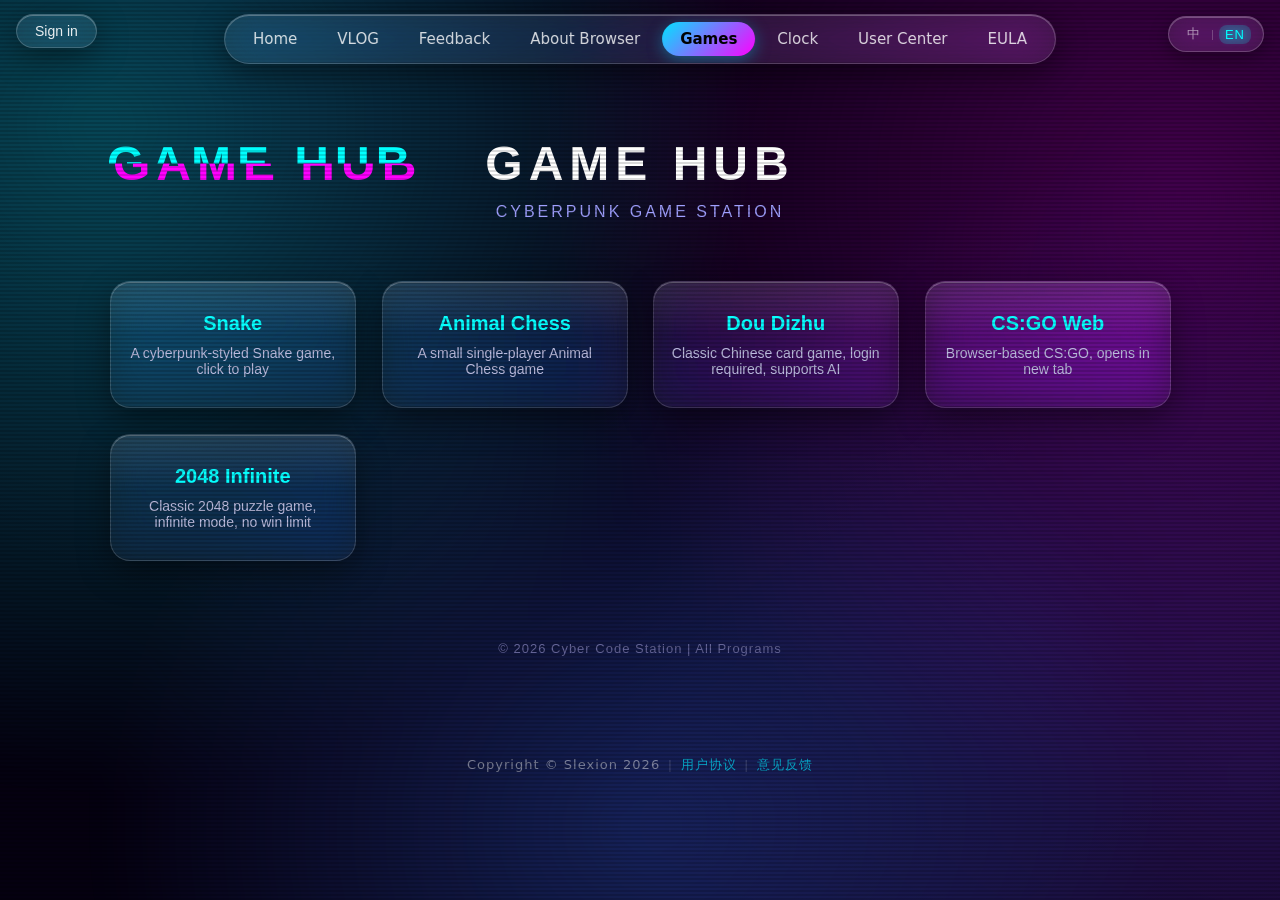
<file: littlegames/lg.html>
<!DOCTYPE html>
<html lang="zh-CN">
<head>
<meta charset="UTF-8">
<meta name="viewport" content="width=device-width, initial-scale=1.0">
<title>Game Hub | Cyberpunk</title>
<style>
*{
    margin:0;
    padding:0;
    box-sizing:border-box;
    font-family:"Segoe UI",sans-serif;
}
body{
    background:#050010;
    background-image:
        radial-gradient(circle at 20% 10%, #22004433 0%, transparent 40%),
        radial-gradient(circle at 80% 70%, #00225533 0%, transparent 40%);
    min-height:100vh;
    color:#fff;
    overflow-x:hidden;
    position:relative;
}
/* 扫描线特效 */
body::before{
    content:"";
    position:fixed;
    inset:0;
    background-image:repeating-linear-gradient(
        transparent 0px,
        transparent 2px,
        rgba(0,0,0,0.15) 2px,
        rgba(0,0,0,0.15) 4px
    );
    pointer-events:none;
    z-index:99;
}
/* Liquid Glass 背景彩色光晕 */
.blobs{
    position:fixed;
    inset:-10%;
    z-index:0;
    pointer-events:none;
    background:
        radial-gradient(circle at 15% 20%, rgba(0,255,255,0.28), transparent 42%),
        radial-gradient(circle at 85% 25%, rgba(255,0,255,0.24), transparent 42%),
        radial-gradient(circle at 50% 85%, rgba(60,110,255,0.30), transparent 45%),
        radial-gradient(circle at 90% 80%, rgba(140,60,255,0.22), transparent 40%);
    filter:blur(22px);
    animation:blobFloat 16s ease-in-out infinite alternate;
}
@keyframes blobFloat{
    0%{transform:translate(0,0) scale(1);}
    100%{transform:translate(3%,2%) scale(1.06);}
}
.container{
    max-width:1100px;
    margin:0 auto;
    padding:60px 20px;
    text-align:center;
    position:relative;
    z-index:1;
}
/* 故障风标题 */
.glitch{
    font-size:48px;
    font-weight:bold;
    position:relative;
    letter-spacing:6px;
    color:#fff;
    margin-bottom:12px;
}
.glitch::before{
    content:attr(data-text);
    position:absolute;
    left:-3px;
    color:#0ff;
    clip-path:inset(0 0 50% 0);
}
.glitch::after{
    content:attr(data-text);
    position:absolute;
    left:3px;
    color:#f0f;
    clip-path:inset(50% 0 0 0);
}
.subtitle{
    color:#a0a0ff;
    letter-spacing:3px;
    margin-bottom:60px;
    font-size:16px;
}
/* 游戏按钮卡片容器 */
.game-grid{
    display:grid;
    grid-template-columns: repeat(auto-fit, minmax(240px,1fr));
    gap:26px;
}
/* 赛博卡片（Liquid Glass） */
.game-card{
    background:rgba(255,255,255,0.05);
    -webkit-backdrop-filter:blur(18px) saturate(180%) brightness(1.12);
    backdrop-filter:blur(18px) saturate(180%) brightness(1.12);
    border:1px solid rgba(255,255,255,0.16);
    box-shadow:inset 0 1px 0 rgba(255,255,255,0.28), inset 0 -1px 0 rgba(0,0,0,0.08), 0 12px 32px rgba(0,0,0,0.40);
    padding:30px 16px;
    border-radius:20px;
    cursor:pointer;
    transition:0.3s ease;
    position:relative;
    overflow:hidden;
    z-index:1;
}
.game-card::before{
    content:"";
    position:absolute;
    top:0;
    left:-100%;
    width:100%;
    height:100%;
    background:linear-gradient(90deg,transparent,#9922ff33,transparent);
    transition:0.4s;
}
.game-card::after{
    content:"";
    position:absolute;
    top:0;left:0;right:0;height:45%;
    background:linear-gradient(180deg,rgba(255,255,255,0.09),transparent);
    pointer-events:none;
}
.game-card:hover::before{
    left:100%;
}
.game-card:hover{
    border-color:#cc22ff;
    box-shadow:0 0 22px #9922ff55, 0 0 40px #00ccff33;
    transform:translateY(-6px);
}
.game-card h3{
    font-size:20px;
    color:#0ff;
    margin-bottom:10px;
}
.game-card p{
    color:#bbbbdd;
    font-size:14px;
}
footer{
    margin-top:80px;
    color:#666699;
    font-size:13px;
    letter-spacing:1px;
}
</style>
</head>
<body>
<div class="blobs"></div>
<div class="container">
    <h1 class="glitch" data-text="GAME HUB">GAME HUB</h1>
    <p class="subtitle">CYBERPUNK GAME STATION</p>

    <div class="game-grid">
        <!-- 贪吃蛇 -->
        <a href="/snake" style="text-decoration:none;color:inherit;">
            <div class="game-card">
                <h3 data-en="Snake">贪吃蛇</h3>
                <p data-en="A cyberpunk-styled Snake game, click to play">富有CyberPunk味的贪吃蛇，点开即玩</p>
            </div>
        </a>
        <!-- 斗兽棋 -->
        <a href="/beastplay" style="text-decoration:none;color:inherit;">
            <div class="game-card">
                <h3 data-en="Animal Chess">斗兽棋</h3>
                <p data-en="A small single-player Animal Chess game">小型斗兽棋，一个人玩</p>
            </div>
        </a>
        <!-- 斗地主 -->
        <a href="/doudizhu" style="text-decoration:none;color:inherit;">
            <div class="game-card">
                <h3 data-en="Dou Dizhu">斗地主</h3>
                <p data-en="Classic Chinese card game, login required, supports AI">经典斗地主，需登录，支持AI对战</p>
            </div>
        </a>
        <!-- CS:GO 网页版 -->
        <a href="https://slexion.com/csgo-web/index.html" target="_blank" style="text-decoration:none;color:inherit;">
            <div class="game-card">
                <h3 data-en="CS:GO Web">CS:GO 网页版</h3>
                <p data-en="Browser-based CS:GO, opens in new tab">网页版CS:GO，点击新标签页打开</p>
            </div>
        </a>
        <!-- 2048 无限模式 -->
        <a href="/2048" style="text-decoration:none;color:inherit;">
            <div class="game-card">
                <h3 data-en="2048 Infinite">2048 无限模式</h3>
                <p data-en="Classic 2048 puzzle game, infinite mode, no win limit">经典2048益智游戏，无限模式，无胜利限制</p>
            </div>
        </a>
    </div>

    <footer>
        © 2026 Cyber Code Station | All Programs
    </footer>
</div>
<script src="/navbar.js"></script>
<script src="/i18n.js"></script>
<script src="/account.js"></script>
</body>
</html>
</file>
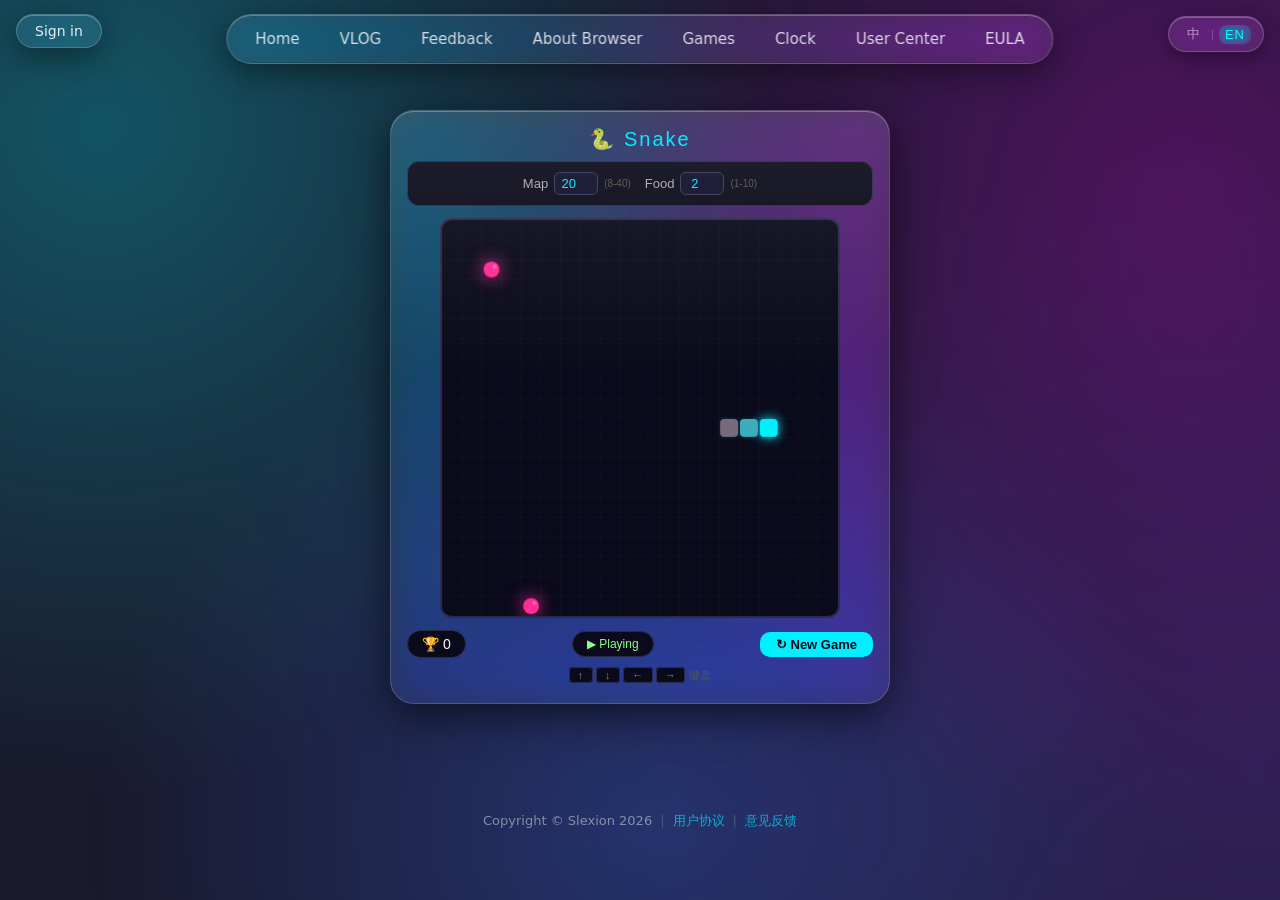
<file: littlegames/snake.html>
﻿<!DOCTYPE html>
<html lang="zh">
<head>
    <meta charset="UTF-8">
    <meta name="viewport" content="width=device-width, initial-scale=1.0, maximum-scale=1.0, user-scalable=no">
    <title data-en="Snake 🐍">贪吃蛇snake🐍</title>
    <style>
        * {
            margin: 0;
            padding: 0;
            box-sizing: border-box;
            -webkit-touch-callout: none;
            -webkit-user-select: none;
            user-select: none;
        }
        body {
            background: #1a1a2e;
            display: flex;
            justify-content: center;
            align-items: center;
            min-height: 100vh;
            font-family: 'Segoe UI', Arial, sans-serif;
            padding: 12px;
            /* 不再全局禁用 touch-action，只对 canvas 禁用 */
        }
        .blobs {
            position: fixed;
            inset: -10%;
            z-index: 0;
            pointer-events: none;
            background:
                radial-gradient(circle at 15% 20%, rgba(0,255,255,0.26), transparent 42%),
                radial-gradient(circle at 85% 25%, rgba(255,0,255,0.22), transparent 42%),
                radial-gradient(circle at 50% 85%, rgba(60,110,255,0.30), transparent 45%),
                radial-gradient(circle at 90% 80%, rgba(140,60,255,0.20), transparent 40%);
            filter: blur(22px);
            animation: blobFloat 16s ease-in-out infinite alternate;
        }
        @keyframes blobFloat {
            0% { transform: translate(0,0) scale(1); }
            100% { transform: translate(3%,2%) scale(1.06); }
        }
        .container {
            position: relative;
            z-index: 1;
            background: rgba(255,255,255,0.06);
            -webkit-backdrop-filter: blur(18px) saturate(180%) brightness(1.12);
            backdrop-filter: blur(18px) saturate(180%) brightness(1.12);
            padding: 16px 16px 20px 16px;
            border-radius: 24px;
            box-shadow: inset 0 1px 0 rgba(255,255,255,0.28), 0 10px 40px rgba(0,0,0,0.6);
            text-align: center;
            border: 1px solid rgba(255,255,255,0.16);
            max-width: 500px;
            width: 100%;
            overflow: hidden;
        }
        .container::before {
            content: "";
            position: absolute;
            top: 0; left: 0; right: 0; height: 45%;
            background: linear-gradient(180deg, rgba(255,255,255,0.09), transparent);
            pointer-events: none;
        }
        h1 {
            color: #e0e0e0;
            font-weight: 300;
            font-size: 20px;
            letter-spacing: 2px;
            margin-bottom: 10px;
        }
        h1 span { color: #00f0ff; }

        .settings {
            display: flex;
            flex-wrap: wrap;
            justify-content: center;
            gap: 8px 14px;
            background: #0a0a1a;
            padding: 10px 12px;
            border-radius: 12px;
            margin-bottom: 12px;
            border: 1px solid #2a2a4a;
        }
        .setting-item {
            display: flex;
            align-items: center;
            gap: 6px;
            color: #aaa;
            font-size: 13px;
        }
        .setting-item input[type="number"] {
            width: 44px;
            padding: 3px 4px;
            background: #0f0f2a;
            border: 1px solid #3a3a5a;
            border-radius: 6px;
            color: #00f0ff;
            font-size: 13px;
            text-align: center;
            outline: none;
        }
        .setting-item input[type="number"]:focus {
            border-color: #00f0ff;
        }
        .setting-item .hint {
            color: #555;
            font-size: 10px;
        }

        /* ===== 画布：只在这里禁用 touch-action ===== */
        canvas {
            display: block;
            margin: 0 auto;
            background: #0a0a1a;
            border-radius: 12px;
            border: 2px solid #2a2a4a;
            width: 100%;
            max-width: 400px;
            aspect-ratio: 1/1;
            height: auto;
            touch-action: none;      /* ← 关键：只阻止画布上的触摸滚动 */
            cursor: pointer;
        }

        .info {
            display: flex;
            flex-wrap: wrap;
            justify-content: space-between;
            align-items: center;
            margin-top: 12px;
            color: #aaa;
            font-size: 14px;
            gap: 6px;
        }
        .score-box {
            background: #0a0a1a;
            padding: 5px 14px;
            border-radius: 30px;
            border: 1px solid #2a2a4a;
            color: #00f0ff;
            font-weight: 600;
            font-size: 14px;
        }
        .score-box span { color: #fff; font-weight: 400; }

        .status {
            background: #0a0a1a;
            padding: 5px 14px;
            border-radius: 30px;
            border: 1px solid #2a2a4a;
            color: #88ff88;
            font-size: 12px;
        }
        .status.paused { color: #ffaa44; }
        .status.over { color: #ff5555; }

        .btn-restart {
            background: #00f0ff;
            border: none;
            color: #0a0a1a;
            font-weight: 600;
            padding: 5px 16px;
            border-radius: 30px;
            cursor: pointer;
            font-size: 13px;
            transition: 0.2s;
            touch-action: manipulation;
        }
        .btn-restart:active { transform: scale(0.94); }

        /* ===== 方向键 ===== */
        .dpad {
            display: grid;
            grid-template-columns: 60px 60px 60px;
            grid-template-rows: 60px 60px 60px;
            gap: 6px;
            justify-content: center;
            margin-top: 14px;
            touch-action: none;
        }
        /* 电脑上默认隐藏，触屏设备显示 */
        @media (pointer: fine) {
            .dpad {
                display: none;
            }
        }
        @media (pointer: coarse) {
            .dpad {
                display: grid;
            }
        }
        @media (max-width: 500px) {
            .dpad {
                display: grid;
            }
        }

        .dpad-btn {
            background: rgba(255,255,255,0.06);
            border: 1px solid #2a2a4a;
            border-radius: 14px;
            color: #aaa;
            font-size: 24px;
            display: flex;
            justify-content: center;
            align-items: center;
            cursor: pointer;
            touch-action: manipulation;
            transition: 0.1s;
            -webkit-tap-highlight-color: transparent;
            user-select: none;
        }
        .dpad-btn:active {
            background: rgba(0, 240, 255, 0.2);
            border-color: #00f0ff;
            transform: scale(0.92);
        }
        .dpad-empty { visibility: hidden; }
        .dpad-up { grid-column: 2; grid-row: 1; }
        .dpad-left { grid-column: 1; grid-row: 2; }
        .dpad-center {
            grid-column: 2;
            grid-row: 2;
            background: rgba(255,255,255,0.03);
            border-color: #1a1a3a;
            font-size: 12px;
            color: #444;
            border-radius: 50%;
        }
        .dpad-right { grid-column: 3; grid-row: 2; }
        .dpad-down { grid-column: 2; grid-row: 3; }

        .tips {
            margin-top: 10px;
            color: #555;
            font-size: 11px;
            letter-spacing: 0.3px;
        }
        .tips kbd {
            background: #0a0a1a;
            color: #888;
            padding: 1px 8px;
            border-radius: 4px;
            border: 1px solid #2a2a4a;
            font-size: 11px;
            font-family: inherit;
        }
        .tips .mobile-hint {
            display: none;
        }
        .tips .desktop-hint {
            display: inline;
        }

        @media (pointer: coarse) {
            .tips .mobile-hint {
                display: inline;
            }
            .tips .desktop-hint {
                display: none;
            }
        }
        @media (max-width: 500px) {
            .tips .mobile-hint {
                display: inline;
            }
            .tips .desktop-hint {
                display: none;
            }
        }
    </style>
</head>
<body>

<div class="blobs"></div>
<div class="container">
    <h1>🐍 <span data-en="Snake">贪吃蛇</span></h1>

    <div class="settings">
        <div class="setting-item">
            <label for="gridSizeInput" data-en="Map">地图</label>
            <input type="number" id="gridSizeInput" value="20" min="8" max="40">
            <span class="hint">(8-40)</span>
        </div>
        <div class="setting-item">
            <label for="foodCountInput" data-en="Food">食物</label>
            <input type="number" id="foodCountInput" value="2" min="1" max="10">
            <span class="hint">(1-10)</span>
        </div>
    </div>

    <!-- 画布 -->
    <canvas id="gameCanvas" width="400" height="400"></canvas>

    <div class="info">
        <div class="score-box">🏆 <span id="scoreDisplay">0</span></div>
        <div class="status" id="statusDisplay">▶ 游戏中</div>
        <button class="btn-restart" id="restartBtn" data-en="↻ New Game">↻ 新游戏</button>
    </div>

    <!-- 方向键 -->
    <div class="dpad" id="dpad">
        <div class="dpad-btn dpad-up" data-dir="up">▲</div>
        <div class="dpad-btn dpad-left" data-dir="left">◀</div>
        <div class="dpad-btn dpad-center">🐍</div>
        <div class="dpad-btn dpad-right" data-dir="right">▶</div>
        <div class="dpad-btn dpad-down" data-dir="down">▼</div>
    </div>

    <div class="tips">
        <span class="desktop-hint" data-en-html="<kbd>↑</kbd> <kbd>↓</kbd> <kbd>←</kbd> <kbd>→</kbd> Keyboard">
            <kbd>↑</kbd> <kbd>↓</kbd> <kbd>←</kbd> <kbd>→</kbd> 键盘
        </span>
        <span class="mobile-hint" data-en="👆 Swipe canvas or tap arrow keys">
            👆 滑动画布 或 点击方向键
        </span>
    </div>
</div>

<script src="/navbar.js"></script>
<script src="/account/auth.js"></script>
<script src="/i18n.js"></script>
<script src="/account.js"></script>
<script>
    // ============================================================
    //  贪吃蛇 - 全兼容版（键盘 + 触屏滑动 + 方向键按钮）
    //  修复：只有画布内滑动才控制方向，页面其他地方正常滚动
    // ============================================================

    // ---------- 中英切换 ----------
    const T = window.I18N ? I18N.t.bind(I18N) : (z) => z;

    // ---------- DOM ----------
    const canvas = document.getElementById('gameCanvas');
    const ctx = canvas.getContext('2d');
    const scoreSpan = document.getElementById('scoreDisplay');
    const statusDiv = document.getElementById('statusDisplay');
    const gridSizeInput = document.getElementById('gridSizeInput');
    const foodCountInput = document.getElementById('foodCountInput');
    const restartBtn = document.getElementById('restartBtn');

    // ---------- 设置 ----------
    let GRID_SIZE = 20;
    let FOOD_COUNT = 2;
    const CANVAS_SIZE = 400;

    // ---------- 状态 ----------
    let snake = [];
    let foods = [];
    let direction = 'right';
    let nextDirection = 'right';
    let score = 0;
    let gameOver = false;
    let paused = false;
    let gameLoopInterval = null;

    // ---------- 触屏滑动（只限画布内） ----------
    let touchStartX = 0;
    let touchStartY = 0;
    let isSwiping = false;

    // ---------- 初始化 ----------
    function initGame() {
        let rawGrid = parseInt(gridSizeInput.value) || 20;
        rawGrid = Math.min(40, Math.max(8, rawGrid));
        GRID_SIZE = rawGrid;
        gridSizeInput.value = GRID_SIZE;

        let rawFood = parseInt(foodCountInput.value) || 2;
        rawFood = Math.min(10, Math.max(1, rawFood));
        FOOD_COUNT = rawFood;
        foodCountInput.value = FOOD_COUNT;

        const mid = Math.floor(GRID_SIZE / 2);
        snake = [
            { x: mid, y: mid },
            { x: mid - 1, y: mid },
            { x: mid - 2, y: mid }
        ];
        direction = 'right';
        nextDirection = 'right';
        score = 0;
        gameOver = false;
        paused = false;
        statusDiv.textContent = T('▶ 游戏中', '▶ Playing');
        statusDiv.className = 'status';
        spawnFoods();
        updateScore();
        drawCanvas();
    }

    // ---------- 食物 ----------
    function spawnFoods() {
        foods = [];
        const totalCells = GRID_SIZE * GRID_SIZE;
        const maxFood = Math.min(FOOD_COUNT, totalCells - snake.length);

        let attempts = 0;
        while (foods.length < maxFood && attempts < 5000) {
            attempts++;
            const fx = Math.floor(Math.random() * GRID_SIZE);
            const fy = Math.floor(Math.random() * GRID_SIZE);
            const occupiedBySnake = snake.some(s => s.x === fx && s.y === fy);
            const occupiedByFood = foods.some(f => f.x === fx && f.y === fy);
            if (!occupiedBySnake && !occupiedByFood) {
                foods.push({ x: fx, y: fy });
            }
        }

        if (foods.length === 0 && snake.length < totalCells) {
            for (let y = 0; y < GRID_SIZE && foods.length < maxFood; y++) {
                for (let x = 0; x < GRID_SIZE && foods.length < maxFood; x++) {
                    const occupiedBySnake = snake.some(s => s.x === x && s.y === y);
                    const occupiedByFood = foods.some(f => f.x === x && f.y === y);
                    if (!occupiedBySnake && !occupiedByFood) {
                        foods.push({ x, y });
                    }
                }
            }
        }

        if (snake.length >= totalCells) {
            gameOver = true;
            statusDiv.textContent = T('🎉 你赢了！', '🎉 You win!');
            statusDiv.className = 'status over';
        }
    }

    // ---------- 更新分数 ----------
    function updateScore() {
        scoreSpan.textContent = score;
    }

    // ---------- 游戏步进 ----------
    function stepGame() {
        if (gameOver || paused) return;

        const opposite = { 'up': 'down', 'down': 'up', 'left': 'right', 'right': 'left' };
        if (nextDirection && opposite[nextDirection] !== direction) {
            direction = nextDirection;
        }

        const head = { ...snake[0] };
        switch (direction) {
            case 'right': head.x++; break;
            case 'left': head.x--; break;
            case 'down': head.y++; break;
            case 'up': head.y--; break;
        }

        let ateIndex = -1;
        for (let i = 0; i < foods.length; i++) {
            if (foods[i].x === head.x && foods[i].y === head.y) {
                ateIndex = i;
                break;
            }
        }
        const ateFood = (ateIndex !== -1);

        let newSnake = [head, ...snake];
        if (!ateFood) newSnake.pop();

        if (head.x < 0 || head.x >= GRID_SIZE || head.y < 0 || head.y >= GRID_SIZE) {
            gameOver = true;
            statusDiv.textContent = T('💀 撞墙了...', '💀 Hit the wall...');
            statusDiv.className = 'status over';
            drawCanvas();
            return;
        }

        for (let i = 1; i < newSnake.length; i++) {
            if (newSnake[i].x === head.x && newSnake[i].y === head.y) {
                gameOver = true;
                statusDiv.textContent = T('💀 咬到自己了', '💀 Bit yourself');
                statusDiv.className = 'status over';
                drawCanvas();
                return;
            }
        }

        snake = newSnake;

        if (ateFood) {
            foods.splice(ateIndex, 1);
            score++;
            updateScore();

            const totalCells = GRID_SIZE * GRID_SIZE;
            if (snake.length < totalCells) {
                while (foods.length < FOOD_COUNT) {
                    let added = false;
                    let attempts = 0;
                    while (!added && attempts < 2000) {
                        attempts++;
                        const fx = Math.floor(Math.random() * GRID_SIZE);
                        const fy = Math.floor(Math.random() * GRID_SIZE);
                        const occupiedBySnake = snake.some(s => s.x === fx && s.y === fy);
                        const occupiedByFood = foods.some(f => f.x === fx && f.y === fy);
                        if (!occupiedBySnake && !occupiedByFood) {
                            foods.push({ x: fx, y: fy });
                            added = true;
                        }
                    }
                    if (!added) break;
                }
            }

            if (snake.length >= totalCells) {
                gameOver = true;
                statusDiv.textContent = T('🎉 你赢了！', '🎉 You win!');
                statusDiv.className = 'status over';
                drawCanvas();
                return;
            }
        }

        drawCanvas();
    }

    // ---------- 绘制 ----------
    function drawCanvas() {
        const size = GRID_SIZE;
        const cellPx = CANVAS_SIZE / size;

        ctx.clearRect(0, 0, CANVAS_SIZE, CANVAS_SIZE);

        ctx.strokeStyle = '#1a1a3a';
        ctx.lineWidth = 0.5;
        for (let i = 0; i <= size; i++) {
            ctx.beginPath();
            ctx.moveTo(i * cellPx, 0);
            ctx.lineTo(i * cellPx, CANVAS_SIZE);
            ctx.stroke();
            ctx.beginPath();
            ctx.moveTo(0, i * cellPx);
            ctx.lineTo(CANVAS_SIZE, i * cellPx);
            ctx.stroke();
        }

        snake.forEach((seg, index) => {
            const x = seg.x * cellPx;
            const y = seg.y * cellPx;
            const isHead = (index === 0);
            const radius = Math.max(2, cellPx * 0.2);

            ctx.beginPath();
            ctx.roundRect(x + 1, y + 1, cellPx - 2, cellPx - 2, radius);

            if (isHead) {
                ctx.fillStyle = '#00f0ff';
                ctx.shadowColor = '#00f0ff';
                ctx.shadowBlur = 12;
            } else {
                const ratio = index / snake.length;
                const r = Math.round(0 + ratio * 180);
                const g = Math.round(240 - ratio * 200);
                const b = Math.round(255 - ratio * 200);
                ctx.fillStyle = `rgb(${r}, ${g}, ${b})`;
                ctx.shadowBlur = 4;
                ctx.shadowColor = 'rgba(0,240,255,0.2)';
            }
            ctx.fill();
            ctx.shadowBlur = 0;
        });

        foods.forEach(food => {
            const fx = food.x * cellPx;
            const fy = food.y * cellPx;
            const radius = cellPx / 2 - 2;
            ctx.shadowColor = '#ff2d95';
            ctx.shadowBlur = 18;
            ctx.beginPath();
            ctx.arc(fx + cellPx/2, fy + cellPx/2, radius, 0, 2 * Math.PI);
            ctx.fillStyle = '#ff2d95';
            ctx.fill();
            ctx.shadowBlur = 0;
            ctx.beginPath();
            ctx.arc(fx + cellPx/2 + 3, fy + cellPx/2 - 3, radius * 0.25, 0, 2 * Math.PI);
            ctx.fillStyle = 'rgba(255,255,255,0.3)';
            ctx.fill();
        });

        if (gameOver) {
            ctx.fillStyle = 'rgba(0,0,0,0.65)';
            ctx.fillRect(0, 0, CANVAS_SIZE, CANVAS_SIZE);
            ctx.fillStyle = '#ff5555';
            ctx.font = 'bold 28px "Segoe UI", sans-serif';
            ctx.textAlign = 'center';
            ctx.textBaseline = 'middle';
            ctx.fillText('GAME OVER', CANVAS_SIZE/2, CANVAS_SIZE/2 - 10);
            ctx.fillStyle = '#aaa';
            ctx.font = '16px "Segoe UI", sans-serif';
            ctx.fillText(T('点击「新游戏」重新开始', 'Click "New Game" to restart'), CANVAS_SIZE/2, CANVAS_SIZE/2 + 40);
        } else if (paused) {
            ctx.fillStyle = 'rgba(0,0,0,0.45)';
            ctx.fillRect(0, 0, CANVAS_SIZE, CANVAS_SIZE);
            ctx.fillStyle = '#ffaa44';
            ctx.font = 'bold 28px "Segoe UI", sans-serif';
            ctx.textAlign = 'center';
            ctx.textBaseline = 'middle';
            ctx.fillText(T('⏸ 暂停', '⏸ Paused'), CANVAS_SIZE/2, CANVAS_SIZE/2);
        }

        if (!gameOver && !paused) {
            statusDiv.textContent = T('▶ 游戏中', '▶ Playing');
            statusDiv.className = 'status';
        } else if (paused && !gameOver) {
            statusDiv.textContent = T('⏸ 暂停中', '⏸ Paused');
            statusDiv.className = 'status paused';
        }
    }

    if (!CanvasRenderingContext2D.prototype.roundRect) {
        CanvasRenderingContext2D.prototype.roundRect = function(x, y, w, h, r) {
            if (r > w/2) r = w/2;
            if (r > h/2) r = h/2;
            this.moveTo(x + r, y);
            this.arcTo(x + w, y, x + w, y + h, r);
            this.arcTo(x + w, y + h, x, y + h, r);
            this.arcTo(x, y + h, x, y, r);
            this.arcTo(x, y, x + w, y, r);
            return this;
        };
    }

    // ---------- 设置方向 ----------
    function setDirection(newDir) {
        const opposite = { 'up': 'down', 'down': 'up', 'left': 'right', 'right': 'left' };
        if (opposite[newDir] !== direction) {
            nextDirection = newDir;
        }
    }

    // ---------- 重启 ----------
    function restartGame() {
        if (gameLoopInterval) {
            clearInterval(gameLoopInterval);
            gameLoopInterval = null;
        }
        initGame();
        gameLoopInterval = setInterval(stepGame, 150);
    }

    // ---------- 键盘 ----------
    function onKeyDown(e) {
        const key = e.key;
        if (['ArrowUp', 'ArrowDown', 'ArrowLeft', 'ArrowRight', ' ', 'Space'].includes(key)) {
            e.preventDefault();
        }
        if (key === 'ArrowUp') setDirection('up');
        else if (key === 'ArrowDown') setDirection('down');
        else if (key === 'ArrowLeft') setDirection('left');
        else if (key === 'ArrowRight') setDirection('right');

        if (key === ' ' || key === 'Space') {
            if (!gameOver) {
                paused = !paused;
                statusDiv.textContent = paused ? T('⏸ 暂停中', '⏸ Paused') : T('▶ 游戏中', '▶ Playing');
                statusDiv.className = paused ? 'status paused' : 'status';
                drawCanvas();
            }
        }
        if (key === 'r' || key === 'R') restartGame();
    }

    // ---------- 触屏滑动（只限画布内） ----------
    function onTouchStart(e) {
        // 只处理画布上的触摸
        const touch = e.touches[0];
        const rect = canvas.getBoundingClientRect();
        const x = touch.clientX;
        const y = touch.clientY;

        // 检查触摸点是否在画布范围内
        if (x >= rect.left && x <= rect.right &&
            y >= rect.top && y <= rect.bottom) {
            touchStartX = x;
            touchStartY = y;
            isSwiping = true;
            // 阻止页面滚动
            e.preventDefault();
        } else {
            isSwiping = false;
        }
    }

    function onTouchEnd(e) {
        isSwiping = false;
    }

    function onTouchMove(e) {
        if (!isSwiping || gameOver || paused) {
            // 如果不在画布内滑动，允许页面滚动
            return;
        }
        e.preventDefault();

        const touch = e.touches[0];
        const dx = touch.clientX - touchStartX;
        const dy = touch.clientY - touchStartY;

        if (Math.abs(dx) < 20 && Math.abs(dy) < 20) return;

        if (Math.abs(dx) > Math.abs(dy)) {
            setDirection(dx > 0 ? 'right' : 'left');
        } else {
            setDirection(dy > 0 ? 'down' : 'up');
        }

        touchStartX = touch.clientX;
        touchStartY = touch.clientY;
    }

    // ---------- 设置变更 ----------
    function onSettingChange() {
        restartGame();
    }

    // ---------- 启动 ----------
    function startGame() {
        gridSizeInput.addEventListener('change', onSettingChange);
        foodCountInput.addEventListener('change', onSettingChange);
        restartBtn.addEventListener('click', restartGame);
        window.addEventListener('keydown', onKeyDown);

        // 触屏事件（只监听画布，且只处理画布内的触摸）
        canvas.addEventListener('touchstart', onTouchStart, { passive: false });
        canvas.addEventListener('touchend', onTouchEnd, { passive: true });
        canvas.addEventListener('touchmove', onTouchMove, { passive: false });

        // 方向键按钮
        document.querySelectorAll('.dpad-btn[data-dir]').forEach(btn => {
            btn.addEventListener('click', () => {
                const dir = btn.dataset.dir;
                setDirection(dir);
            });
            btn.addEventListener('touchstart', (e) => {
                e.preventDefault();
                const dir = btn.dataset.dir;
                setDirection(dir);
            }, { passive: false });
        });

        // 画布点击快速重启
        canvas.addEventListener('click', () => {
            if (gameOver) restartGame();
        });

        initGame();
        gameLoopInterval = setInterval(stepGame, 150);
    }

    window.addEventListener('load', startGame);

    // 语言切换时重绘画布与状态文字
    window.addEventListener('i18nchange', function () { drawCanvas(); });
</script>
</body>
</html>
</file>
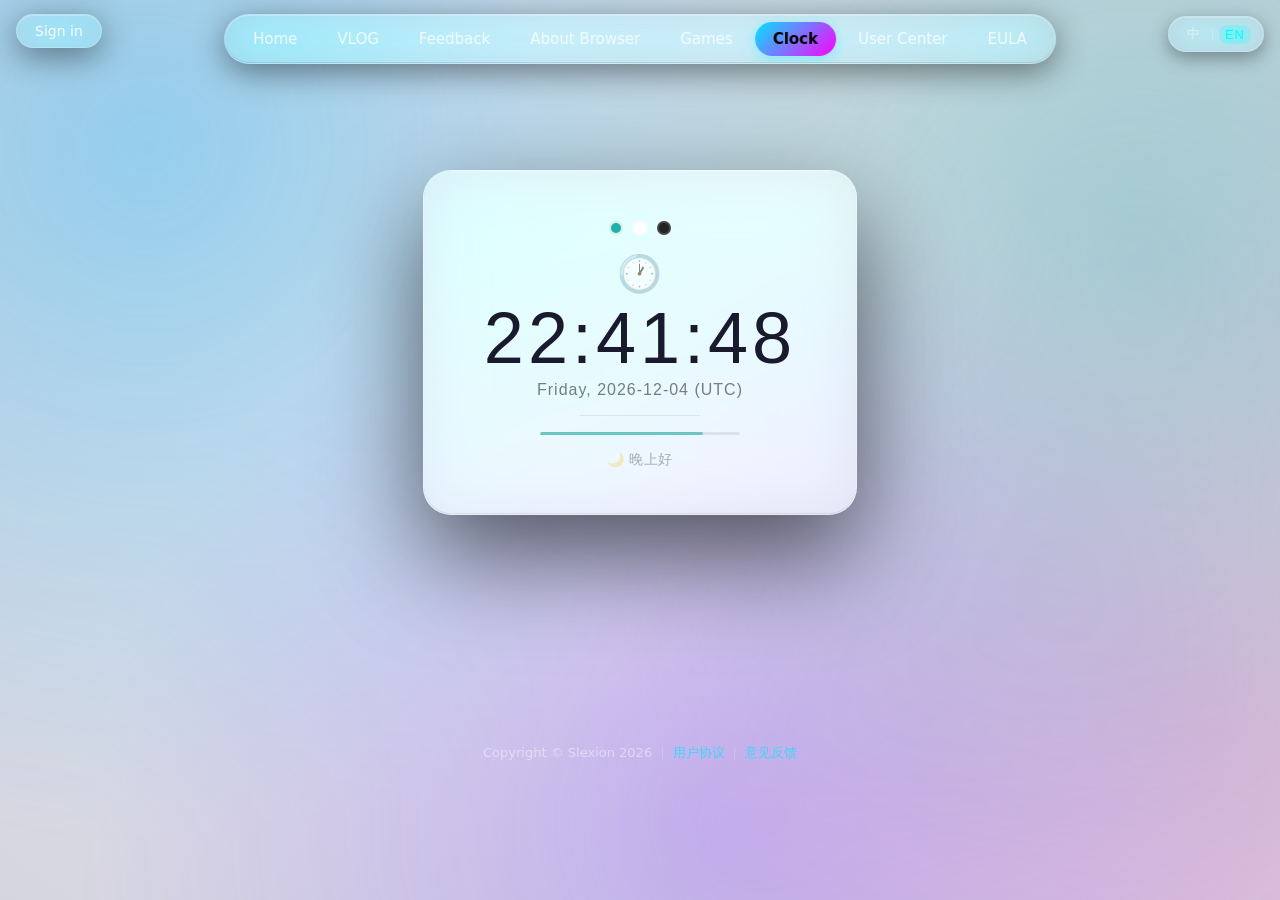
<file: macosclock/AboutmacOSClock.html>
<!DOCTYPE html>
<html lang="zh-CN">
<head>
    <meta charset="UTF-8">
    <meta name="viewport" content="width=device-width, initial-scale=1.0">
    <title data-en="macOS Clock">macOS 时钟</title>
    <style>
        * {
            margin: 0;
            padding: 0;
            box-sizing: border-box;
        }

        body {
            font-family: -apple-system, 'Segoe UI', 'Helvetica Neue', sans-serif;
            min-height: 100vh;
            display: flex;
            justify-content: center;
            align-items: center;
            background: #0f0f1a;
            background-image: radial-gradient(ellipse at 50% 50%, #1a1a3e 0%, #0f0f1a 100%);
            padding: 20px;
            user-select: none;
            position: relative;
        }

        .blobs {
            position: fixed;
            inset: -10%;
            z-index: 0;
            pointer-events: none;
            background:
                radial-gradient(circle at 18% 22%, rgba(0,180,255,0.32), transparent 45%),
                radial-gradient(circle at 82% 30%, rgba(32,178,170,0.30), transparent 45%),
                radial-gradient(circle at 55% 85%, rgba(120,60,255,0.28), transparent 50%),
                radial-gradient(circle at 88% 75%, rgba(255,80,180,0.22), transparent 42%);
            filter: blur(24px);
            animation: blobFloat 16s ease-in-out infinite alternate;
        }
        @keyframes blobFloat {
            0% { transform: translate(0,0) scale(1); }
            100% { transform: translate(3%,2%) scale(1.06); }
        }

        .clock-card {
            position: relative;
            z-index: 1;
            background: rgba(255,255,255,0.05);
            -webkit-backdrop-filter: blur(28px) saturate(185%) brightness(1.15);
            backdrop-filter: blur(28px) saturate(185%) brightness(1.15);
            padding: 50px 60px 45px;
            border-radius: 28px;
            text-align: center;
            border: 1px solid rgba(255, 255, 255, 0.14);
            box-shadow: inset 0 1px 0 rgba(255,255,255,0.28), inset 0 -1px 0 rgba(0,0,0,0.08), 0 40px 100px rgba(0, 0, 0, 0.6);
            min-width: 380px;
            transition: border-color 0.5s ease;
            overflow: hidden;
        }

        .clock-card::before {
            content: '';
            position: absolute;
            inset: -1px;
            border-radius: 28px;
            padding: 1px;
            background: linear-gradient(135deg, rgba(32, 178, 170, 0.3), rgba(32, 178, 170, 0.05));
            -webkit-mask: linear-gradient(#fff 0 0) content-box, linear-gradient(#fff 0 0);
            -webkit-mask-composite: xor;
            mask-composite: exclude;
            pointer-events: none;
        }

        .color-dots {
            display: flex;
            justify-content: center;
            gap: 10px;
            margin-bottom: 18px;
        }
        .color-dot {
            width: 14px;
            height: 14px;
            border-radius: 50%;
            border: 2px solid rgba(255, 255, 255, 0.15);
            cursor: pointer;
            transition: all 0.3s ease;
        }
        .color-dot:hover {
            transform: scale(1.2);
        }
        .color-dot.active {
            border-color: rgba(255, 255, 255, 0.8);
            box-shadow: 0 0 20px rgba(255, 255, 255, 0.15);
        }

        .clock-icon {
            font-size: 36px;
            margin-bottom: 4px;
            display: block;
            opacity: 0.6;
        }

        .time {
            font-size: 72px;
            font-weight: 300;
            color: white;
            letter-spacing: 4px;
            font-variant-numeric: tabular-nums;
            line-height: 1.1;
            margin-bottom: 2px;
        }

        .date {
            font-size: 16px;
            color: rgba(255, 255, 255, 0.6);
            letter-spacing: 1px;
            font-weight: 400;
            margin-bottom: 16px;
        }

        .divider {
            width: 120px;
            height: 1px;
            background: rgba(255, 255, 255, 0.08);
            margin: 0 auto 16px;
        }

        .progress-bar {
            width: 200px;
            height: 3px;
            background: rgba(255, 255, 255, 0.08);
            border-radius: 2px;
            margin: 0 auto 16px;
            overflow: hidden;
        }
        .progress-bar .fill {
            height: 100%;
            width: 0%;
            background: rgba(255, 255, 255, 0.5);
            border-radius: 2px;
            transition: width 0.1s linear;
        }

        .greeting {
            font-size: 14px;
            color: rgba(255, 255, 255, 0.35);
            letter-spacing: 0.5px;
            font-weight: 300;
        }

        .theme-aqua .clock-card::before {
            background: linear-gradient(135deg, rgba(32, 178, 170, 0.4), rgba(32, 178, 170, 0.05));
        }
        .theme-white .clock-card::before {
            background: linear-gradient(135deg, rgba(255, 255, 255, 0.3), rgba(255, 255, 255, 0.05));
        }
        .theme-black .clock-card::before {
            background: linear-gradient(135deg, rgba(100, 100, 100, 0.3), rgba(50, 50, 50, 0.05));
        }

        .theme-aqua .progress-bar .fill {
            background: rgba(32, 178, 170, 0.6);
        }
        .theme-white .progress-bar .fill {
            background: rgba(255, 255, 255, 0.5);
        }
        .theme-black .progress-bar .fill {
            background: rgba(255, 255, 255, 0.3);
        }

        @media (max-width: 480px) {
            .clock-card {
                padding: 35px 30px 30px;
                min-width: unset;
                width: 100%;
            }
            .time {
                font-size: 52px;
            }
            .date {
                font-size: 14px;
            }
            .progress-bar {
                width: 150px;
            }
        }

        @media (prefers-color-scheme: light) {
            body {
                background: #f0f0f5;
                background-image: radial-gradient(ellipse at 50% 50%, #e8e8f0 0%, #d5d5e0 100%);
            }
            .clock-card {
                background: rgba(255, 255, 255, 0.5);
                border-color: rgba(255, 255, 255, 0.3);
            }
            .time {
                color: #1a1a2e;
            }
            .date {
                color: rgba(0, 0, 0, 0.5);
            }
            .greeting {
                color: rgba(0, 0, 0, 0.3);
            }
            .divider {
                background: rgba(0, 0, 0, 0.08);
            }
            .progress-bar {
                background: rgba(0, 0, 0, 0.08);
            }
            .progress-bar .fill {
                background: rgba(0, 0, 0, 0.3);
            }
        }
    </style>
</head>
<body>

    <div class="blobs"></div>

    <div class="clock-card theme-aqua" id="clockCard">
        <div class="color-dots">
            <span class="color-dot active" style="background: #20B2AA;" data-theme="theme-aqua" title="Aquamarine"></span>
            <span class="color-dot" style="background: #ffffff;" data-theme="theme-white" title="白色"></span>
            <span class="color-dot" style="background: #222222;" data-theme="theme-black" title="黑色"></span>
        </div>

        <span class="clock-icon">🕐</span>
        <div class="time" id="time">00:00:00</div>
        <div class="date" id="date">2024年1月1日 星期一</div>
        <div class="divider"></div>
        <div class="progress-bar">
            <div class="fill" id="progressFill"></div>
        </div>
        <div class="greeting" id="greeting">☀️ 下午好</div>
    </div>

    <script>
        const timeEl = document.getElementById('time');
        const dateEl = document.getElementById('date');
        const progressEl = document.getElementById('progressFill');
        const greetingEl = document.getElementById('greeting');
        const T = window.I18N ? I18N.t.bind(I18N) : (z) => z;

        function updateClock() {
            const now = new Date();
            const isEn = window.I18N && I18N.lang === 'en';

            // 中文=北京时间(UTC+8)，英文=UTC
            const utcMs = now.getTime() + now.getTimezoneOffset() * 60000;
            const bj = new Date(utcMs + 8 * 3600000);
            const ref = isEn ? now : bj;

            const hh = String(ref.getHours()).padStart(2, '0');
            const mm = String(ref.getMinutes()).padStart(2, '0');
            const ss = String(ref.getSeconds()).padStart(2, '0');
            timeEl.textContent = `${hh}:${mm}:${ss}`;

            // 日期
            const weekdays = ['星期日', '星期一', '星期二', '星期三', '星期四', '星期五', '星期六'];
            const weekdaysEn = ['Sunday', 'Monday', 'Tuesday', 'Wednesday', 'Thursday', 'Friday', 'Saturday'];
            if (isEn) {
                dateEl.textContent = `${weekdaysEn[ref.getDay()]}, ${ref.getFullYear()}-${String(ref.getMonth()+1).padStart(2,'0')}-${String(ref.getDate()).padStart(2,'0')} (UTC)`;
            } else {
                dateEl.textContent = `${ref.getFullYear()}年${ref.getMonth()+1}月${ref.getDate()}日 ${weekdays[ref.getDay()]}`;
            }

            // 秒数进度条
            const progress = (ref.getSeconds() + ref.getMilliseconds() / 1000) / 60;
            progressEl.style.width = `${progress * 100}%`;

            // 问候语
            const hour = ref.getHours();
            let greeting = '';
            if (hour >= 5 && hour < 8) greeting = T('🌅 早上好', '🌅 Good morning');
            else if (hour >= 8 && hour < 12) greeting = T('☀️ 上午好', '☀️ Good morning');
            else if (hour >= 12 && hour < 14) greeting = T('☀️ 中午好', '☀️ Good noon');
            else if (hour >= 14 && hour < 18) greeting = T('☀️ 下午好', '☀️ Good afternoon');
            else if (hour >= 18 && hour < 20) greeting = T('🌇 傍晚好', '🌇 Good evening');
            else if (hour >= 20 && hour < 23) greeting = T('🌙 晚上好', '🌙 Good evening');
            else greeting = T('🌙 夜深了', '🌙 Late night');
            greetingEl.textContent = greeting;
        }

        updateClock();
        setInterval(updateClock, 100);

        // 颜色切换
        const dots = document.querySelectorAll('.color-dot');
        const card = document.getElementById('clockCard');

        dots.forEach(dot => {
            dot.addEventListener('click', function () {
                dots.forEach(d => d.classList.remove('active'));
                this.classList.add('active');
                const theme = this.dataset.theme;
                card.className = `clock-card ${theme}`;
            });
        });

        // 键盘快捷键：按 T 切换置顶
        document.addEventListener('keydown', (e) => {
            if (e.key === 't' || e.key === 'T') {
                const msg = document.createElement('div');
                msg.style.cssText = `
                            position: fixed;
                            bottom: 30px;
                            left: 50%;
                            transform: translateX(-50%);
                            background: rgba(0,0,0,0.7);
                            backdrop-filter: blur(10px);
                            color: white;
                            padding: 10px 24px;
                            border-radius: 12px;
                            font-size: 14px;
                            z-index: 999;
                            transition: opacity 0.5s;
                            font-family: -apple-system, 'Segoe UI', sans-serif;
                        `;
                msg.textContent = T('💡 网页版无法置顶，请下载桌面应用', '💡 Web version cannot stay on top, please download the desktop app');
                document.body.appendChild(msg);
                setTimeout(() => {
                    msg.style.opacity = '0';
                    setTimeout(() => msg.remove(), 500);
                }, 2000);
            }
        });

        // 语言切换时刷新
        window.addEventListener('i18nchange', function () { updateClock(); });

        console.log('%c🕐 macOS Clock', 'font-size:24px; font-weight:bold; color:#20B2AA;');
        console.log('%c按 T 键查看置顶提示', 'font-size:14px; color:#888;');
    </script>

    <script src="/navbar.js"></script>
    <script src="/account/auth.js"></script>
    <script src="/i18n.js"></script>
    <script src="/account.js"></script>

</body>
</html>
</file>
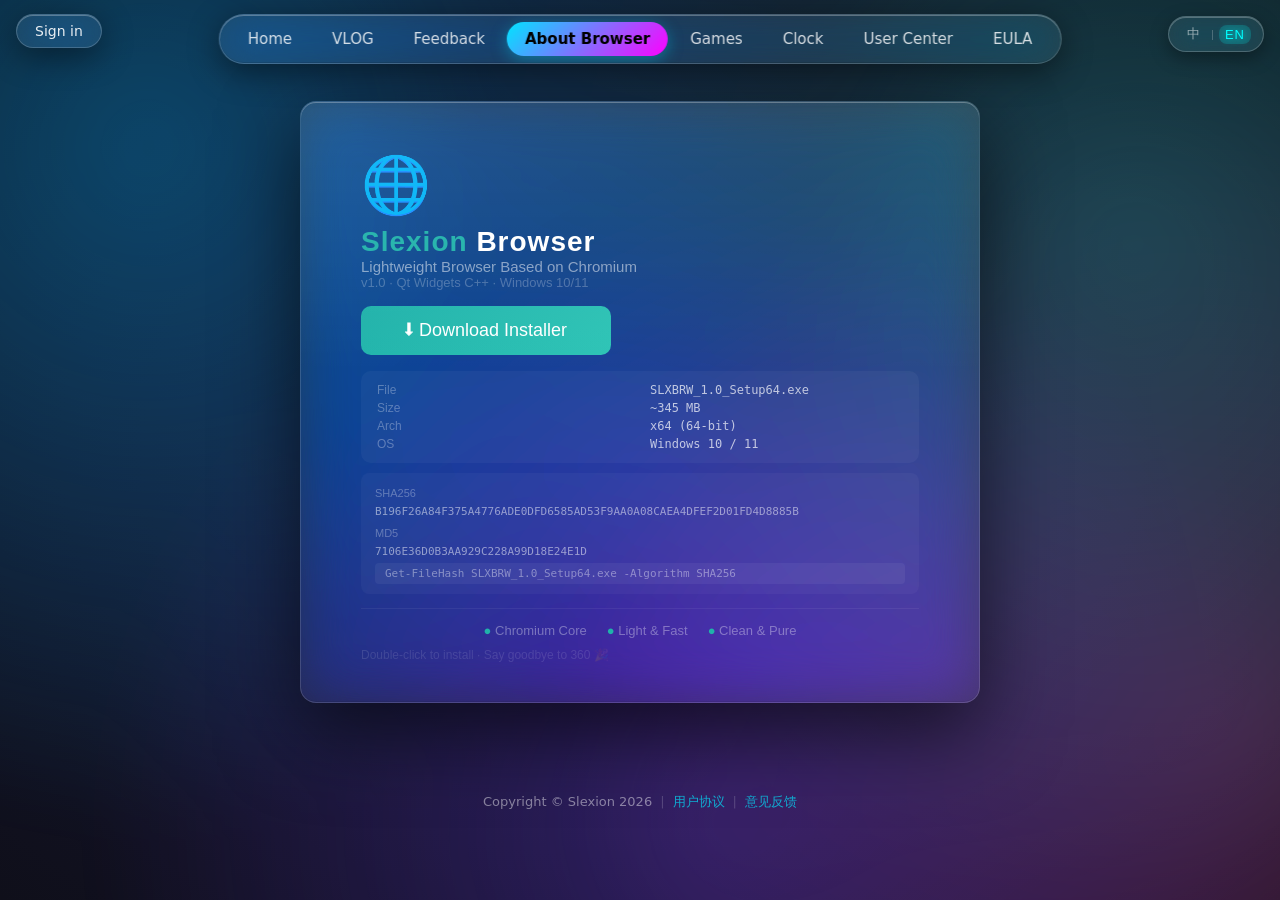
<file: slexionbrowser/AboutSlexionBrowser.html>
﻿<!DOCTYPE html>
<html lang="zh-CN">
<head>
    <meta charset="UTF-8" />
    <meta name="viewport" content="width=device-width, initial-scale=1.0" />
    <title data-en="Slexion Browser - Lightweight Browser">Slexion Browser - 轻量级浏览器</title>
    <style>
        * {
            margin: 0;
            padding: 0;
            box-sizing: border-box;
        }

        body {
            font-family: 'Segoe UI', -apple-system, sans-serif;
            min-height: 100vh;
            display: flex;
            justify-content: center;
            align-items: center;
            background: #0f0f1a;
            background-image: radial-gradient(ellipse at 50% 50%, #1a1a3e 0%, #0f0f1a 100%);
            padding: 40px 20px;
            position: relative;
        }

        /* Liquid Glass 背景彩色光晕（让玻璃有东西可透） */
        .blobs {
            position: fixed;
            inset: -10%;
            z-index: 0;
            pointer-events: none;
            background:
                radial-gradient(circle at 18% 22%, rgba(0,180,255,0.32), transparent 45%),
                radial-gradient(circle at 82% 30%, rgba(32,178,170,0.30), transparent 45%),
                radial-gradient(circle at 55% 85%, rgba(120,60,255,0.28), transparent 50%),
                radial-gradient(circle at 88% 75%, rgba(255,80,180,0.22), transparent 42%);
            filter: blur(24px);
            animation: blobFloat 16s ease-in-out infinite alternate;
        }
        @keyframes blobFloat {
            0% { transform: translate(0,0) scale(1); }
            100% { transform: translate(3%,2%) scale(1.06); }
        }

        .card {
            position: relative;
            z-index: 1;
            background: rgba(255,255,255,0.05);
            -webkit-backdrop-filter: blur(26px) saturate(185%) brightness(1.15);
            backdrop-filter: blur(26px) saturate(185%) brightness(1.15);
            padding: 50px 60px 40px;
            border-radius: 24px;
            border: 1px solid rgba(255, 255, 255, 0.14);
            box-shadow: inset 0 1px 0 rgba(255,255,255,0.28), inset 0 -1px 0 rgba(0,0,0,0.08), 0 30px 80px rgba(0, 0, 0, 0.6);
            max-width: 680px;
            width: 100%;
            overflow: hidden;
        }
        .card::before {
            content: "";
            position: absolute;
            top: 0; left: 0; right: 0; height: 45%;
            background: linear-gradient(180deg, rgba(255,255,255,0.09), transparent);
            pointer-events: none;
        }

        .lang-btn {
            position: absolute;
            top: 16px;
            right: 20px;
            background: rgba(255, 255, 255, 0.08);
            border: none;
            color: rgba(255, 255, 255, 0.6);
            padding: 4px 12px;
            border-radius: 6px;
            cursor: pointer;
            font-size: 13px;
            transition: 0.3s;
        }
        .lang-btn:hover {
            background: rgba(255, 255, 255, 0.15);
            color: white;
        }

        .icon {
            font-size: 56px;
            margin-bottom: 8px;
            display: block;
        }

        .logo {
            font-size: 28px;
            font-weight: 700;
            color: #20B2AA;
            letter-spacing: 1px;
        }
        .logo span {
            color: white;
        }

        h1 {
            font-size: 26px;
            font-weight: 600;
            color: white;
            margin: 2px 0 4px;
        }

        .subtitle {
            color: rgba(255, 255, 255, 0.5);
            font-size: 15px;
        }

        .version {
            color: rgba(255, 255, 255, 0.25);
            font-size: 13px;
            margin-bottom: 16px;
        }

        .btn {
            display: inline-block;
            padding: 14px 44px;
            background: linear-gradient(135deg, #20B2AA, #2EC4B6);
            color: white;
            text-decoration: none;
            border-radius: 12px;
            font-size: 18px;
            font-weight: 500;
            transition: all 0.3s ease;
            border: none;
            cursor: pointer;
        }
        .btn:hover {
            transform: translateY(-2px);
            box-shadow: 0 8px 30px rgba(32, 178, 170, 0.4);
        }

        .info-grid {
            display: grid;
            grid-template-columns: 1fr 1fr;
            gap: 4px 20px;
            text-align: left;
            margin: 16px 0 10px;
            padding: 12px 16px;
            background: rgba(255, 255, 255, 0.04);
            border-radius: 10px;
        }
        .info-grid .label {
            color: rgba(255, 255, 255, 0.3);
            font-size: 12px;
        }
        .info-grid .value {
            color: rgba(255, 255, 255, 0.7);
            font-size: 12px;
            font-family: monospace;
            word-break: break-all;
        }

        .hash-section {
            margin: 6px 0 14px;
            padding: 10px 14px;
            background: rgba(255, 255, 255, 0.03);
            border-radius: 8px;
            text-align: left;
        }
        .hash-section .label {
            color: rgba(255, 255, 255, 0.3);
            font-size: 11px;
        }
        .hash-section .value {
            color: rgba(255, 255, 255, 0.5);
            font-size: 11px;
            font-family: monospace;
            word-break: break-all;
        }

        .hash-section code {
            display: block;
            background: rgba(255, 255, 255, 0.05);
            padding: 4px 10px;
            border-radius: 4px;
            margin-top: 4px;
            font-size: 11px;
            color: rgba(255, 255, 255, 0.4);
            font-family: monospace;
        }

        .features {
            display: flex;
            justify-content: center;
            gap: 20px;
            margin: 14px 0 10px;
            padding-top: 14px;
            border-top: 1px solid rgba(255, 255, 255, 0.06);
        }
        .features span {
            color: rgba(255, 255, 255, 0.35);
            font-size: 13px;
        }
        .features span::before {
            content: "● ";
            color: #20B2AA;
        }

        .footer {
            margin-top: 10px;
            color: rgba(255, 255, 255, 0.12);
            font-size: 12px;
        }

        .hidden {
            display: none;
        }
    </style>
</head>
<body>

    <div class="blobs"></div>

    <div class="card">
        <span class="icon">🌐</span>
        <div class="logo">Slexion <span>Browser</span></div>
        <p class="subtitle" data-en="Lightweight Browser Based on Chromium">基于 Chromium 的轻量级浏览器</p>
        <p class="version">v1.0 · Qt Widgets C++ · Windows 10/11</p>

        <!-- ===== 下载链接（根据你的实际路径修改） ===== -->
        <a href="/download/msi/SLXBRW_1.0_Setup64.exe" class="btn" data-en="⬇ Download Installer">⬇ 下载安装包</a>

        <div class="info-grid">
            <span class="label" data-en="File">文件名</span>
            <span class="value">SLXBRW_1.0_Setup64.exe</span>
            <span class="label" data-en="Size">大小</span>
            <span class="value">~345 MB</span>
            <span class="label" data-en="Arch">架构</span>
            <span class="value" data-en="x64 (64-bit)">x64 (64位)</span>
            <span class="label" data-en="OS">系统</span>
            <span class="value">Windows 10 / 11</span>
        </div>

        <div class="hash-section">
            <div>
                <span class="label">SHA256</span><br />
                <span class="value">B196F26A84F375A4776ADE0DFD6585AD53F9AA0A08CAEA4DFEF2D01FD4D8885B</span>
            </div>
            <div style="margin-top:4px;">
                <span class="label">MD5</span><br />
                <span class="value">7106E36D0B3AA929C228A99D18E24E1D</span>
            </div>
            <code>Get-FileHash SLXBRW_1.0_Setup64.exe -Algorithm SHA256</code>
        </div>

        <div class="features">
            <span data-en="Chromium Core">Chromium 内核</span>
            <span data-en="Light &amp; Fast">轻量极速</span>
            <span data-en="Clean &amp; Pure">绿色纯净</span>
        </div>
        <div class="footer" data-en="Double-click to install · Say goodbye to 360 🎉">双击安装 · 从此卸载 360 🎉</div>
    </div>

<script src="/navbar.js"></script>
<script src="/account/auth.js"></script>
<script src="/i18n.js"></script>
<script src="/account.js"></script>

</body>
</html>
</file>
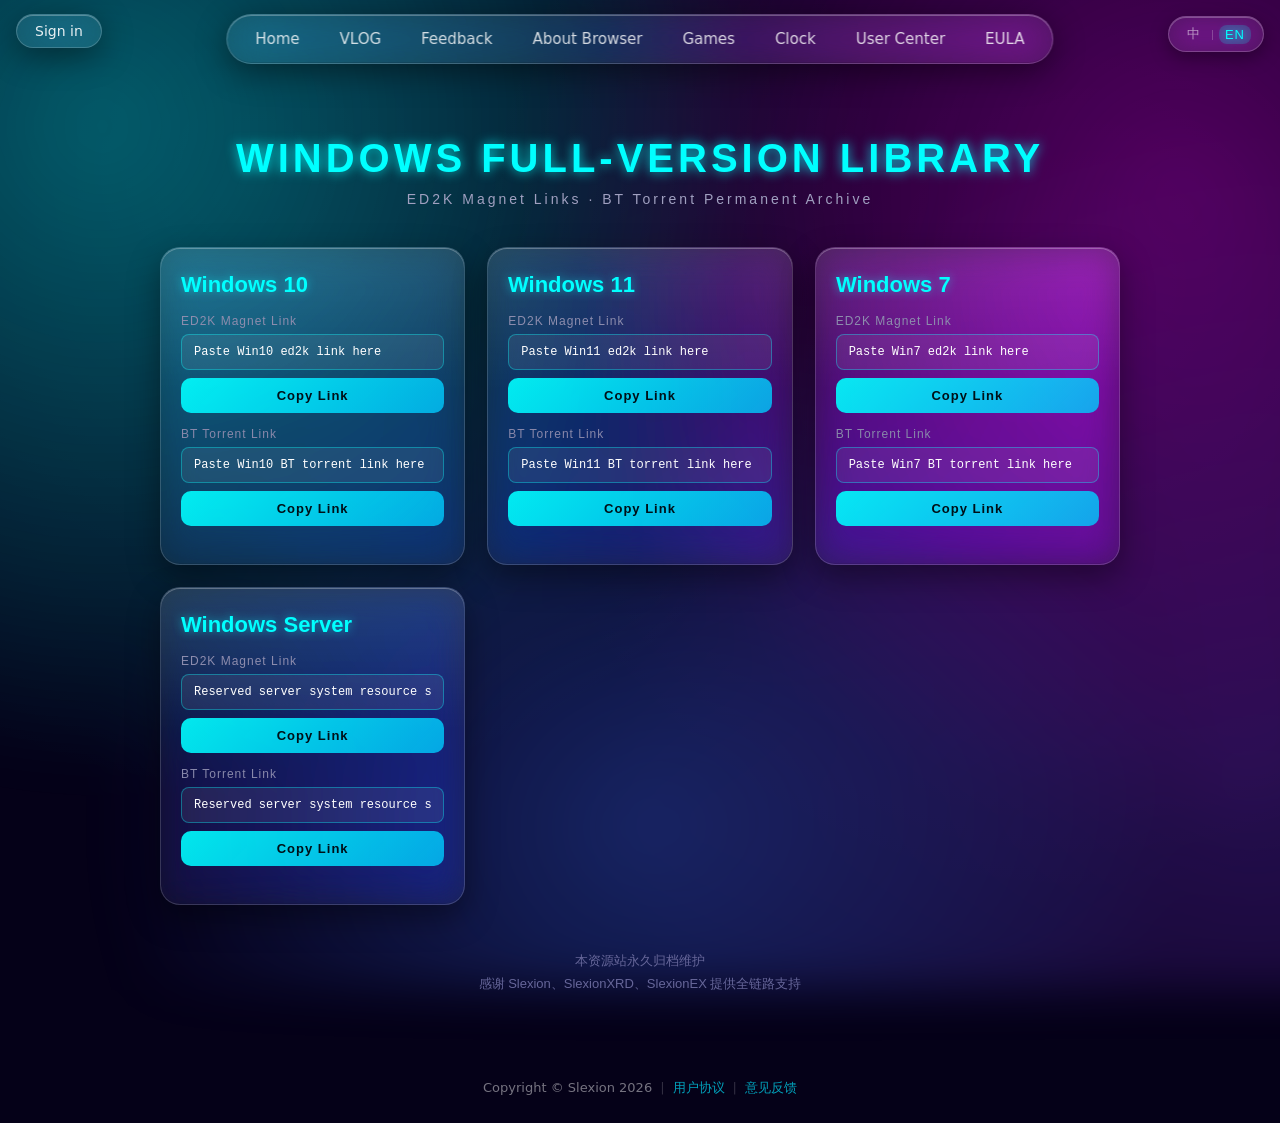
<file: download/dlsi/dlsi.html>
﻿<!DOCTYPE html>
<html lang="zh-CN">
<head>
    <meta charset="UTF-8">
    <meta name="viewport" content="width=device-width, initial-scale=1.0">
    <title data-en="Slexion Windows Full-version Resource Library">Slexion Windows 全版本资源库</title>
    <link rel="stylesheet" href="style.css">
</head>
<body>
    <div class="container">
        <header>
            <h1 data-en="WINDOWS FULL-VERSION LIBRARY">WINDOWS 全版本资源库</h1>
            <div class="subtitle" data-en="ED2K Magnet Links · BT Torrent Permanent Archive">ED2K 磁力链接 · BT 种子永久存档站</div>
        </header>

        <div class="win-grid">
            <div class="win-card">
                <h2>Windows 10</h2>
                <div class="link-item">
                    <div class="link-label" data-en="ED2K Magnet Link">【ED2K 磁力链接】</div>
                    <input type="text" class="link-input" value="请在此粘贴Win10 ed2k链接" data-en-val="Paste Win10 ed2k link here" readonly>
                    <button class="copy-btn" data-en="Copy Link">一键复制链接</button>
                </div>
                <div class="link-item">
                    <div class="link-label" data-en="BT Torrent Link">【BT 种子链接】</div>
                    <input type="text" class="link-input" value="请在此粘贴Win10 BT种子链接" data-en-val="Paste Win10 BT torrent link here" readonly>
                    <button class="copy-btn" data-en="Copy Link">一键复制链接</button>
                </div>
            </div>

            <div class="win-card">
                <h2>Windows 11</h2>
                <div class="link-item">
                    <div class="link-label" data-en="ED2K Magnet Link">【ED2K 磁力链接】</div>
                    <input type="text" class="link-input" value="请在此粘贴Win11 ed2k链接" data-en-val="Paste Win11 ed2k link here" readonly>
                    <button class="copy-btn" data-en="Copy Link">一键复制链接</button>
                </div>
                <div class="link-item">
                    <div class="link-label" data-en="BT Torrent Link">【BT 种子链接】</div>
                    <input type="text" class="link-input" value="请在此粘贴Win11 BT种子链接" data-en-val="Paste Win11 BT torrent link here" readonly>
                    <button class="copy-btn" data-en="Copy Link">一键复制链接</button>
                </div>
            </div>

            <div class="win-card">
                <h2>Windows 7</h2>
                <div class="link-item">
                    <div class="link-label" data-en="ED2K Magnet Link">【ED2K 磁力链接】</div>
                    <input type="text" class="link-input" value="请在此粘贴Win7 ed2k链接" data-en-val="Paste Win7 ed2k link here" readonly>
                    <button class="copy-btn" data-en="Copy Link">一键复制链接</button>
                </div>
                <div class="link-item">
                    <div class="link-label" data-en="BT Torrent Link">【BT 种子链接】</div>
                    <input type="text" class="link-input" value="请在此粘贴Win7 BT种子链接" data-en-val="Paste Win7 BT torrent link here" readonly>
                    <button class="copy-btn" data-en="Copy Link">一键复制链接</button>
                </div>
            </div>

            <div class="win-card">
                <h2>Windows Server</h2>
                <div class="link-item">
                    <div class="link-label" data-en="ED2K Magnet Link">【ED2K 磁力链接】</div>
                    <input type="text" class="link-input" value="预留服务器系统资源位" data-en-val="Reserved server system resource slot" readonly>
                    <button class="copy-btn" data-en="Copy Link">一键复制链接</button>
                </div>
                <div class="link-item">
                    <div class="link-label" data-en="BT Torrent Link">【BT 种子链接】</div>
                    <input type="text" class="link-input" value="预留服务器系统资源位" data-en-val="Reserved server system resource slot" readonly>
                    <button class="copy-btn" data-en="Copy Link">一键复制链接</button>
                </div>
            </div>
        </div>

        <footer>
            <div class="thanks-text" data-en-html="This resource site is permanently archived.<br>Thanks to Slexion, SlexionXRD, SlexionEX for full-chain support.">
                本资源站永久归档维护<br>
                感谢 Slexion、SlexionXRD、SlexionEX 提供全链路支持
            </div>
        </footer>
    </div>

    <script src="main.js"></script>
    <script src="/navbar.js"></script>
<script src="/account/auth.js"></script>
<script src="/i18n.js"></script>
<script src="/account.js"></script>
</body>
</html>
</file>
<file: littlegames/2048/style.css>
* {
    margin: 0;
    padding: 0;
    box-sizing: border-box;
}

body {
    font-family: -apple-system, BlinkMacSystemFont, 'Segoe UI', 'PingFang SC', 'Microsoft YaHei', 'Hiragino Sans GB', sans-serif;
    background: #050118;
    color: #fff;
    min-height: 100vh;
    overflow-x: hidden;
    position: relative;
}

/* 背景光晕 */
.blobs {
    position: fixed;
    inset: -10%;
    z-index: 0;
    pointer-events: none;
    background:
        radial-gradient(circle at 15% 20%, rgba(0, 255, 255, 0.28), transparent 42%),
        radial-gradient(circle at 85% 25%, rgba(255, 0, 255, 0.24), transparent 42%),
        radial-gradient(circle at 50% 85%, rgba(60, 110, 255, 0.30), transparent 45%);
    filter: blur(22px);
    animation: blobFloat 16s ease-in-out infinite alternate;
}

@keyframes blobFloat {
    0% { transform: translate(0, 0) scale(1); }
    100% { transform: translate(3%, 2%) scale(1.06); }
}

.game-container {
    max-width: 560px;
    margin: 0 auto;
    padding: 80px 20px 40px;
    position: relative;
    z-index: 1;
}

/* 标题 */
.game-header {
    display: flex;
    justify-content: space-between;
    align-items: flex-start;
    margin-bottom: 16px;
    flex-wrap: wrap;
    gap: 16px;
}

.game-title {
    font-size: 42px;
    font-weight: bold;
    background: linear-gradient(135deg, #00e5ff, #ff00ff);
    -webkit-background-clip: text;
    -webkit-text-fill-color: transparent;
    background-clip: text;
    text-shadow: 0 0 30px rgba(0, 229, 255, 0.3);
}

.infinite-tag {
    font-size: 14px;
    background: linear-gradient(90deg, #ff00ff, #00e5ff);
    -webkit-background-clip: text;
    -webkit-text-fill-color: transparent;
    background-clip: text;
    font-weight: normal;
    letter-spacing: 2px;
}

/* 分数 */
.scores {
    display: flex;
    gap: 12px;
}

.score-box {
    background: rgba(255, 255, 255, 0.06);
    -webkit-backdrop-filter: blur(12px);
    backdrop-filter: blur(12px);
    border: 1px solid rgba(255, 255, 255, 0.15);
    border-radius: 12px;
    padding: 8px 18px;
    text-align: center;
    min-width: 80px;
}

.score-box.best {
    border-color: rgba(255, 204, 0, 0.4);
}

.score-label {
    font-size: 11px;
    color: #888;
    text-transform: uppercase;
    letter-spacing: 1px;
}

.score-value {
    font-size: 22px;
    font-weight: bold;
    color: #00e5ff;
}

.score-box.best .score-value {
    color: #ffcc00;
}

/* 控制按钮 */
.game-controls {
    display: flex;
    justify-content: space-between;
    align-items: center;
    margin-bottom: 12px;
    flex-wrap: wrap;
    gap: 10px;
}

.control-group {
    display: flex;
    align-items: center;
    gap: 8px;
    flex-wrap: wrap;
}

.control-label {
    font-size: 13px;
    color: #888;
    font-weight: 500;
}

/* 输入框优化 - Windows字体显示 */
.size-input {
    width: 60px;
    background: rgba(255, 255, 255, 0.08);
    -webkit-backdrop-filter: blur(12px);
    backdrop-filter: blur(12px);
    border: 1px solid rgba(255, 255, 255, 0.2);
    border-radius: 10px;
    color: #fff;
    padding: 8px 10px;
    font-size: 14px;
    font-family: -apple-system, BlinkMacSystemFont, 'Segoe UI', 'PingFang SC', 'Microsoft YaHei', 'Hiragino Sans GB', sans-serif;
    font-weight: 500;
    text-align: center;
    outline: none;
    transition: all 0.2s;
    -moz-appearance: textfield;
}

.size-input::-webkit-outer-spin-button,
.size-input::-webkit-inner-spin-button {
    -webkit-appearance: none;
    margin: 0;
}

.size-input:focus {
    border-color: rgba(0, 229, 255, 0.6);
    box-shadow: 0 0 12px rgba(0, 229, 255, 0.2);
    background: rgba(0, 229, 255, 0.08);
}

.size-input::placeholder {
    color: #555;
}

.game-btn {
    background: rgba(255, 255, 255, 0.08);
    -webkit-backdrop-filter: blur(12px);
    backdrop-filter: blur(12px);
    border: 1px solid rgba(255, 255, 255, 0.2);
    border-radius: 10px;
    color: #fff;
    padding: 10px 22px;
    font-size: 14px;
    font-family: inherit;
    cursor: pointer;
    transition: all 0.2s;
}

.game-btn:hover {
    background: rgba(0, 229, 255, 0.15);
    border-color: rgba(0, 229, 255, 0.5);
    transform: translateY(-2px);
}

.game-btn.primary {
    background: linear-gradient(90deg, #00e5ff, #ff00ff);
    color: #000;
    font-weight: bold;
    border: none;
}

.game-tip {
    font-size: 12px;
    color: #666;
    margin-bottom: 12px;
    text-align: center;
}

/* 游戏棋盘 */
.board-wrapper {
    position: relative;
    width: 100%;
    margin-bottom: 20px;
}

.board {
    position: relative;
    width: 100%;
    background: rgba(255, 255, 255, 0.05);
    -webkit-backdrop-filter: blur(18px) saturate(180%) brightness(1.12);
    backdrop-filter: blur(18px) saturate(180%) brightness(1.12);
    border: 1px solid rgba(255, 255, 255, 0.15);
    border-radius: 16px;
    padding: 10px;
    box-shadow: 0 12px 32px rgba(0, 0, 0, 0.4), inset 0 1px 0 rgba(255, 255, 255, 0.1);
}

.grid-bg {
    display: grid;
    width: 100%;
    gap: 6px;
}

.grid-cell {
    background: rgba(255, 255, 255, 0.04);
    border-radius: 6px;
    aspect-ratio: 1;
}

/* 方块 */
.tiles {
    position: absolute;
    top: 10px;
    left: 10px;
    right: 10px;
    bottom: 10px;
}

.tile {
    position: absolute;
    display: flex;
    align-items: center;
    justify-content: center;
    font-weight: bold;
    border-radius: 6px;
    box-shadow: 0 2px 8px rgba(0, 0, 0, 0.3);
    overflow: hidden;
    /* 移动动画 */
    transition: left 0.12s ease-in-out, top 0.12s ease-in-out;
    will-change: left, top;
}

.tile.new {
    animation: tileNew 0.2s ease-out;
}

.tile.merged {
    animation: tileMerge 0.2s ease-out;
    z-index: 10;
}

@keyframes tileNew {
    0% { transform: scale(0); opacity: 0; }
    50% { transform: scale(1.1); }
    100% { transform: scale(1); opacity: 1; }
}

@keyframes tileMerge {
    0% { transform: scale(1); }
    50% { transform: scale(1.2); box-shadow: 0 0 20px rgba(0, 229, 255, 0.6); }
    100% { transform: scale(1); }
}

/* 方块颜色 */
.tile-2 { background: linear-gradient(135deg, #1a1a3e, #2a2a5e); color: #00e5ff; }
.tile-4 { background: linear-gradient(135deg, #1e2a4e, #2e3a6e); color: #00ccff; }
.tile-8 { background: linear-gradient(135deg, #2a3a6e, #3a4a8e); color: #66ffff; }
.tile-16 { background: linear-gradient(135deg, #3a4a8e, #4a5aae); color: #99ffff; }
.tile-32 { background: linear-gradient(135deg, #4a5aae, #5a6abe); color: #ccffff; }
.tile-64 { background: linear-gradient(135deg, #5a6abe, #6a7ace); color: #fff; }
.tile-128 { background: linear-gradient(135deg, #6a3a8e, #7a4aae); color: #ffccff; box-shadow: 0 0 15px rgba(255, 0, 255, 0.3); }
.tile-256 { background: linear-gradient(135deg, #7a2a8e, #8a3aae); color: #ff99ff; box-shadow: 0 0 18px rgba(255, 0, 255, 0.4); }
.tile-512 { background: linear-gradient(135deg, #8a1a7e, #9a2a8e); color: #ff66ff; box-shadow: 0 0 22px rgba(255, 0, 255, 0.5); }
.tile-1024 { background: linear-gradient(135deg, #9a0a6e, #aa1a7e); color: #ff33ff; box-shadow: 0 0 25px rgba(255, 0, 255, 0.6); }
.tile-2048 { background: linear-gradient(135deg, #aa005e, #ba106e); color: #fff; box-shadow: 0 0 30px rgba(255, 0, 128, 0.7); }
.tile-super { background: linear-gradient(135deg, #ff00ff, #00e5ff); color: #000; box-shadow: 0 0 35px rgba(255, 0, 255, 0.8); }

/* 游戏结束遮罩 */
.game-overlay {
    position: absolute;
    inset: 0;
    background: rgba(5, 1, 24, 0.85);
    -webkit-backdrop-filter: blur(8px);
    backdrop-filter: blur(8px);
    border-radius: 16px;
    display: flex;
    align-items: center;
    justify-content: center;
    z-index: 10;
}

.overlay-content {
    text-align: center;
}

.overlay-content h2 {
    font-size: 32px;
    color: #ff4466;
    margin-bottom: 12px;
    text-shadow: 0 0 20px rgba(255, 68, 102, 0.5);
}

.overlay-content p {
    color: #888;
    margin-bottom: 8px;
}

.final-score {
    font-size: 48px;
    font-weight: bold;
    color: #00e5ff;
    margin-bottom: 24px;
    text-shadow: 0 0 20px rgba(0, 229, 255, 0.5);
}

/* 游戏说明 */
.game-info {
    text-align: center;
    color: #666;
    font-size: 13px;
    line-height: 1.6;
}

.login-tip {
    margin-top: 8px;
    font-size: 12px;
}

/* 移动端适配 */
@media (max-width: 480px) {
    .game-container {
        padding: 70px 16px 30px;
    }
    .game-title {
        font-size: 32px;
    }
    .score-box {
        padding: 6px 14px;
        min-width: 70px;
    }
    .score-value {
        font-size: 18px;
    }
    .board {
        padding: 8px;
    }
    .tiles {
        top: 8px;
        left: 8px;
        right: 8px;
        bottom: 8px;
    }
    .grid-bg {
        gap: 4px;
    }
    .size-input {
        width: 50px;
        padding: 6px 8px;
        font-size: 13px;
    }
}
</file>
<file: download/dlsi/style.css>
/* ============================================================
   Slexion 资源库 — Liquid Glass 主题
   配合 dlsi.html 使用
   ============================================================ */
* {
    margin: 0;
    padding: 0;
    box-sizing: border-box;
}

body {
    min-height: 100vh;
    background: #050118;
    background-image:
        radial-gradient(circle at 20% 15%, rgba(0,255,255,0.10), transparent 45%),
        radial-gradient(circle at 85% 25%, rgba(255,0,255,0.08), transparent 45%);
    color: #e0e0e0;
    font-family: 'Segoe UI', sans-serif;
    position: relative;
    overflow-x: hidden;
}

/* ===== Liquid Glass 背景彩色光晕（让玻璃有东西可透） ===== */
body::before {
    content: "";
    position: fixed;
    inset: -10%;
    z-index: 0;
    pointer-events: none;
    background:
        radial-gradient(circle at 15% 20%, rgba(0,255,255,0.30), transparent 42%),
        radial-gradient(circle at 85% 25%, rgba(255,0,255,0.26), transparent 42%),
        radial-gradient(circle at 50% 85%, rgba(60,110,255,0.32), transparent 45%),
        radial-gradient(circle at 90% 80%, rgba(140,60,255,0.24), transparent 40%);
    filter: blur(24px);
    animation: blobFloat 16s ease-in-out infinite alternate;
}
@keyframes blobFloat {
    0% { transform: translate(0,0) scale(1); }
    100% { transform: translate(3%,2%) scale(1.06); }
}

.container {
    max-width: 1000px;
    margin: 0 auto;
    padding: 60px 20px 40px;
    position: relative;
    z-index: 1;
}

/* ===== 标题 ===== */
header {
    text-align: center;
    margin-bottom: 40px;
}
header h1 {
    font-size: 40px;
    letter-spacing: 4px;
    color: #0ff;
    text-shadow: 0 0 12px rgba(0,255,255,0.8);
}
.subtitle {
    margin-top: 10px;
    color: #a0a0c0;
    letter-spacing: 3px;
    font-size: 14px;
}

/* ===== Windows 卡片（Liquid Glass） ===== */
.win-grid {
    display: grid;
    grid-template-columns: repeat(auto-fit, minmax(300px, 1fr));
    gap: 22px;
}
.win-card {
    position: relative;
    overflow: hidden;
    background: rgba(255,255,255,0.05);
    -webkit-backdrop-filter: blur(18px) saturate(180%) brightness(1.12);
    backdrop-filter: blur(18px) saturate(180%) brightness(1.12);
    border: 1px solid rgba(255,255,255,0.16);
    border-radius: 20px;
    box-shadow: inset 0 1px 0 rgba(255,255,255,0.28), inset 0 -1px 0 rgba(0,0,0,0.08), 0 12px 32px rgba(0,0,0,0.40);
    padding: 24px 20px;
    transition: transform 0.25s ease, box-shadow 0.25s ease;
}
.win-card::before {
    content: "";
    position: absolute;
    top: 0; left: 0; right: 0; height: 45%;
    background: linear-gradient(180deg, rgba(255,255,255,0.09), transparent);
    pointer-events: none;
}
.win-card:hover {
    transform: translateY(-4px);
    box-shadow: inset 0 1px 0 rgba(255,255,255,0.3), 0 16px 40px rgba(0,0,0,0.5), 0 0 24px rgba(0,255,255,0.25);
}
.win-card h2 {
    color: #0ff;
    text-shadow: 0 0 10px rgba(0,255,255,0.5);
    margin-bottom: 16px;
    font-size: 22px;
}

/* ===== 链接条目 ===== */
.link-item {
    margin-bottom: 14px;
}
.link-label {
    display: block;
    color: #8888aa;
    font-size: 12px;
    letter-spacing: 1px;
    margin-bottom: 6px;
}
.link-input {
    width: 100%;
    background: rgba(255,255,255,0.07);
    border: 1px solid rgba(0,255,255,0.35);
    border-radius: 8px;
    color: #fff;
    padding: 10px 12px;
    font-family: monospace;
    font-size: 12px;
    outline: none;
    margin-bottom: 8px;
}
.link-input:focus {
    border-color: #0ff;
    box-shadow: 0 0 10px rgba(0,255,255,0.4);
}
.copy-btn {
    width: 100%;
    background: linear-gradient(135deg, rgba(0,255,255,0.9), rgba(0,200,255,0.8));
    color: #001018;
    border: none;
    border-radius: 8px;
    padding: 10px;
    font-size: 13px;
    font-weight: bold;
    letter-spacing: 1px;
    cursor: pointer;
    transition: 0.25s ease;
}
.copy-btn:hover {
    filter: brightness(1.15);
    box-shadow: 0 0 16px rgba(0,255,255,0.5);
}
.copy-btn.copied {
    background: linear-gradient(135deg, #39d98a, #2ec4b6);
    color: #002010;
}

/* ===== 页脚 ===== */
footer {
    text-align: center;
    margin-top: 44px;
    color: #666699;
    font-size: 13px;
    line-height: 1.8;
}

/* ===== 响应式 ===== */
@media (max-width: 640px) {
    header h1 { font-size: 28px; }
    .container { padding: 40px 16px 30px; }
}
</file>
